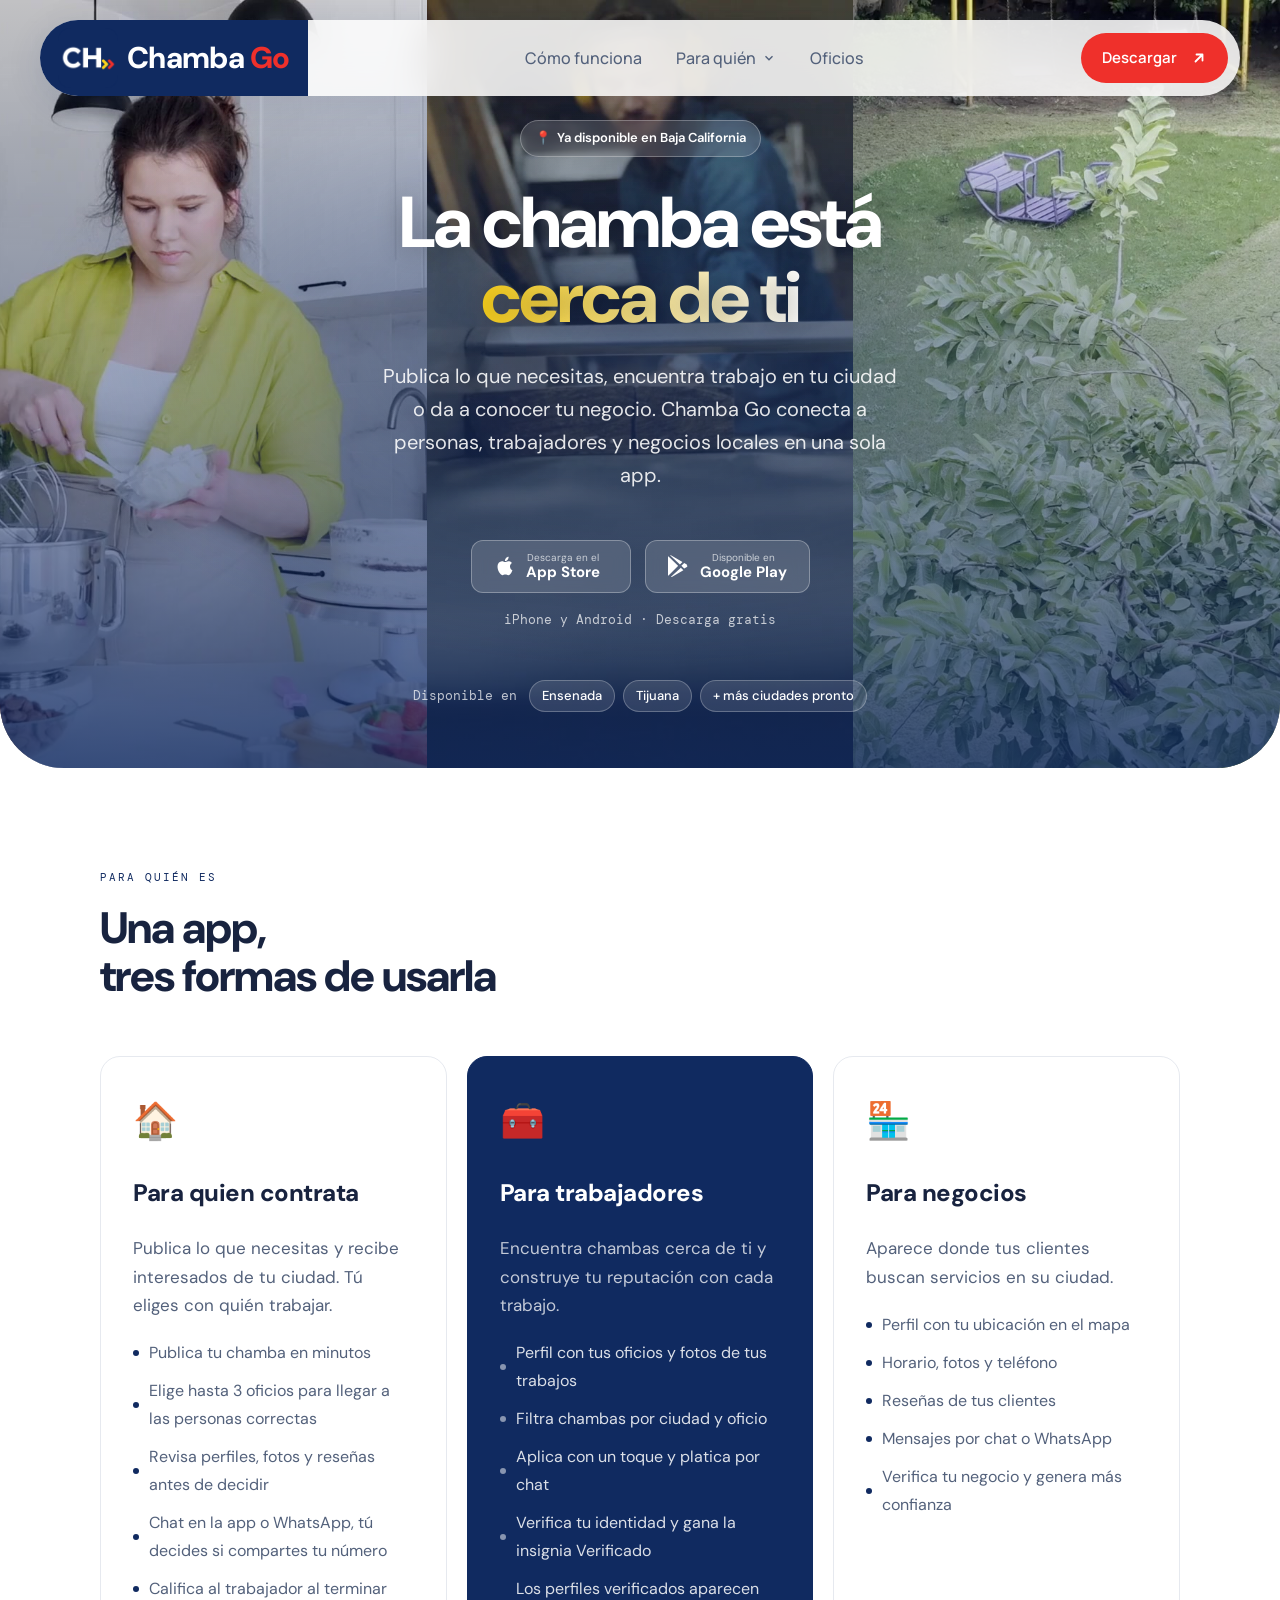
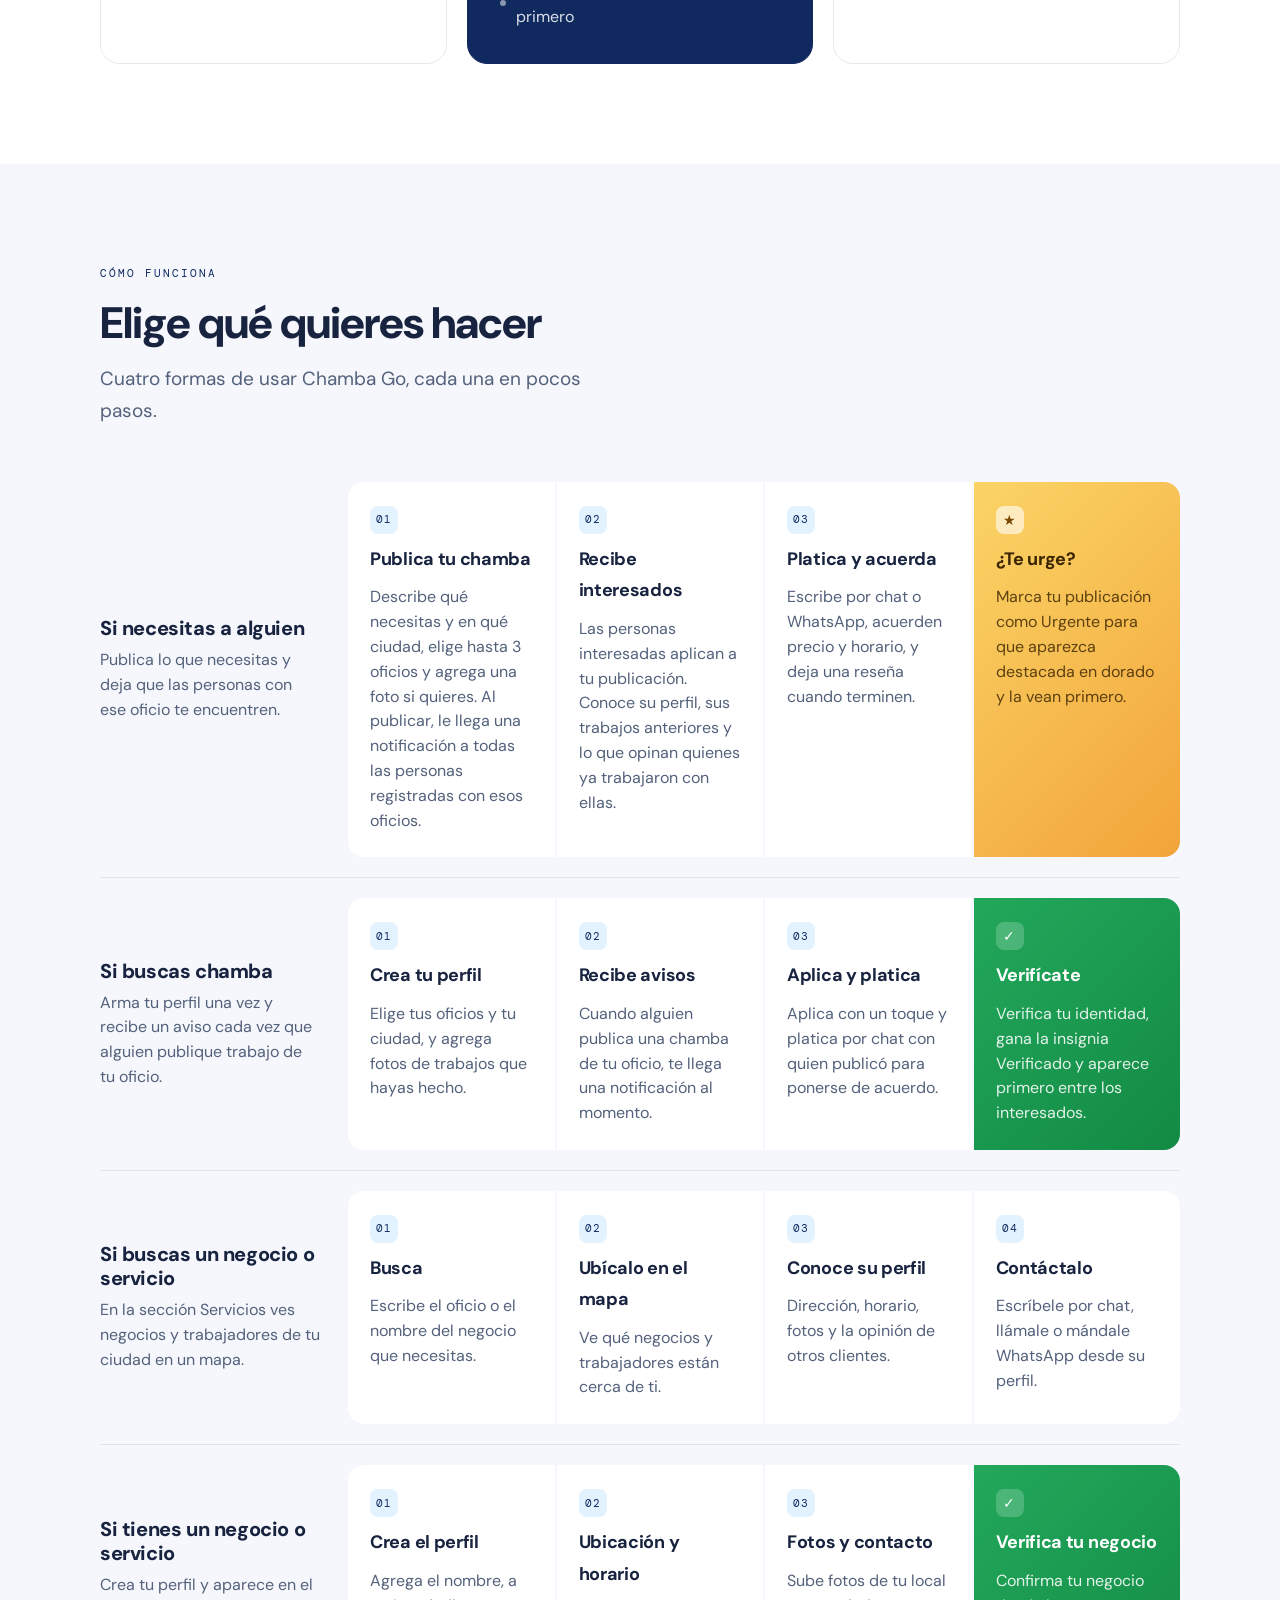
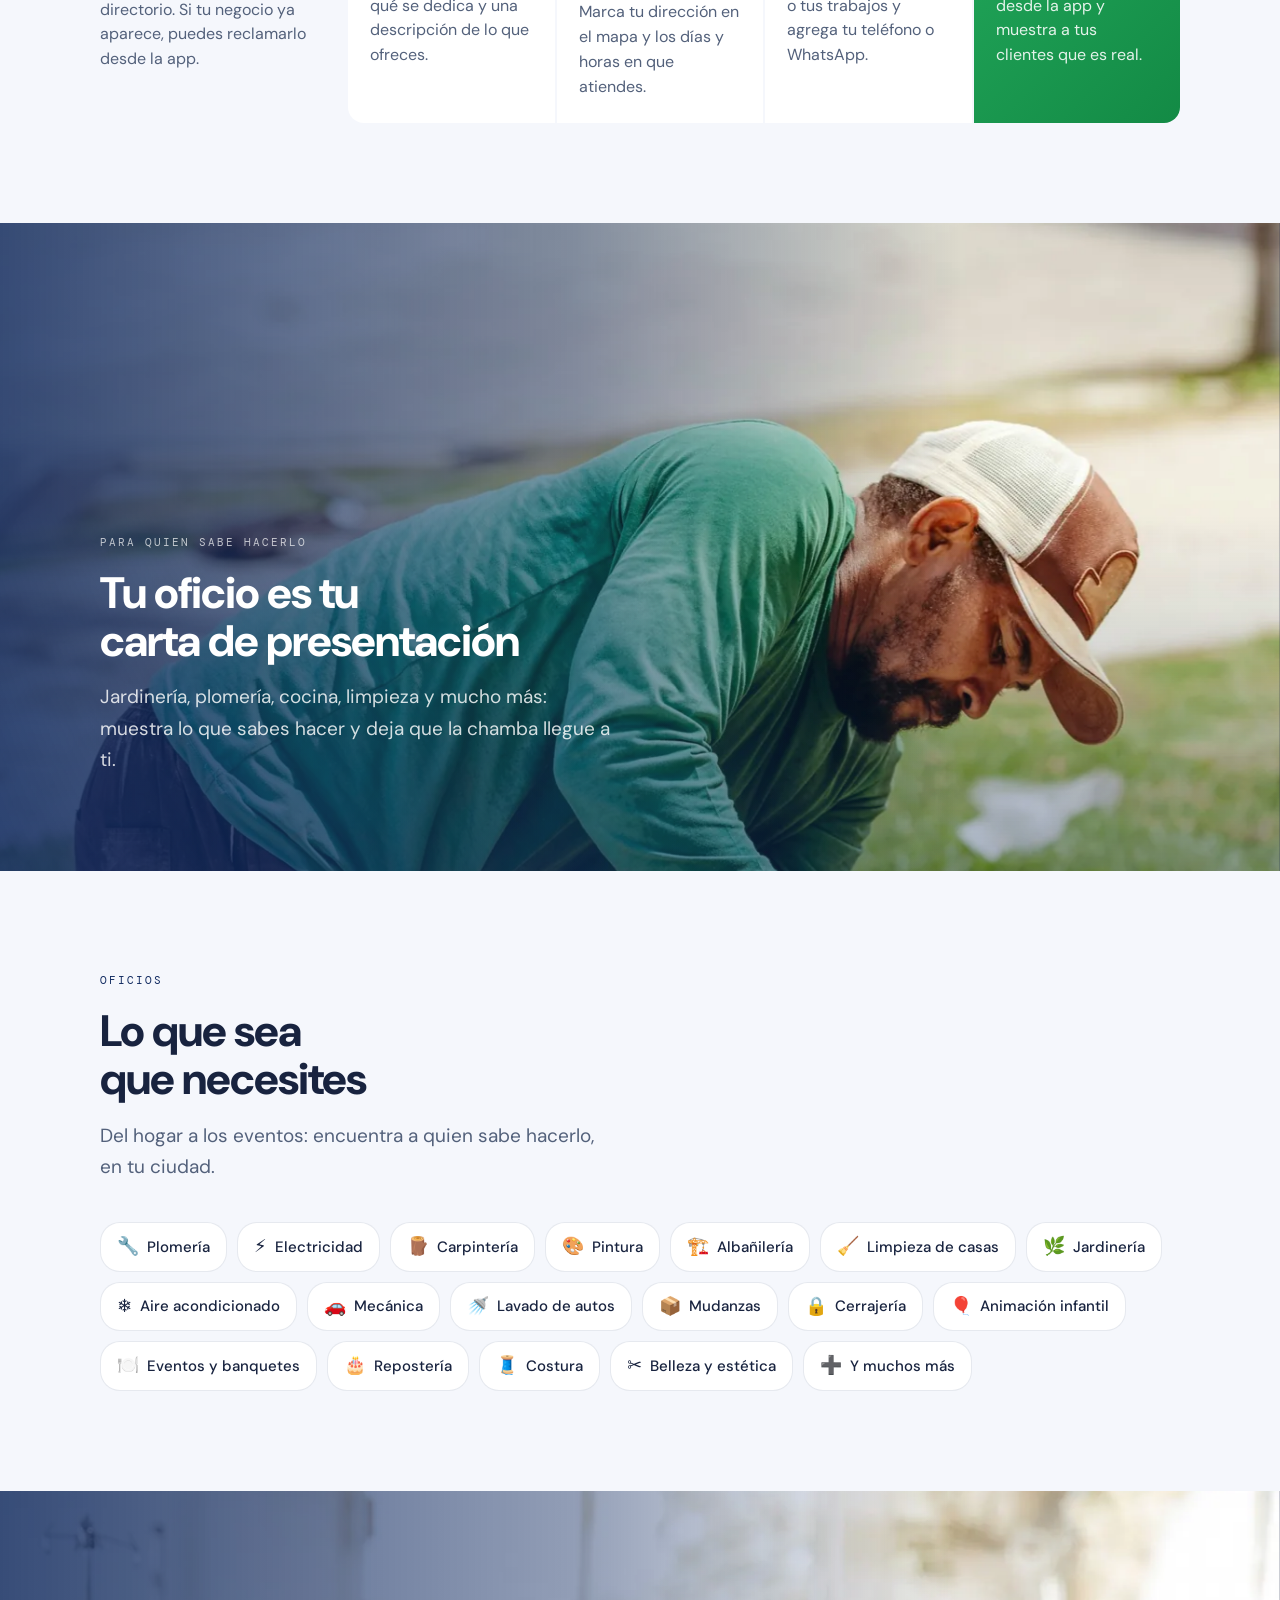
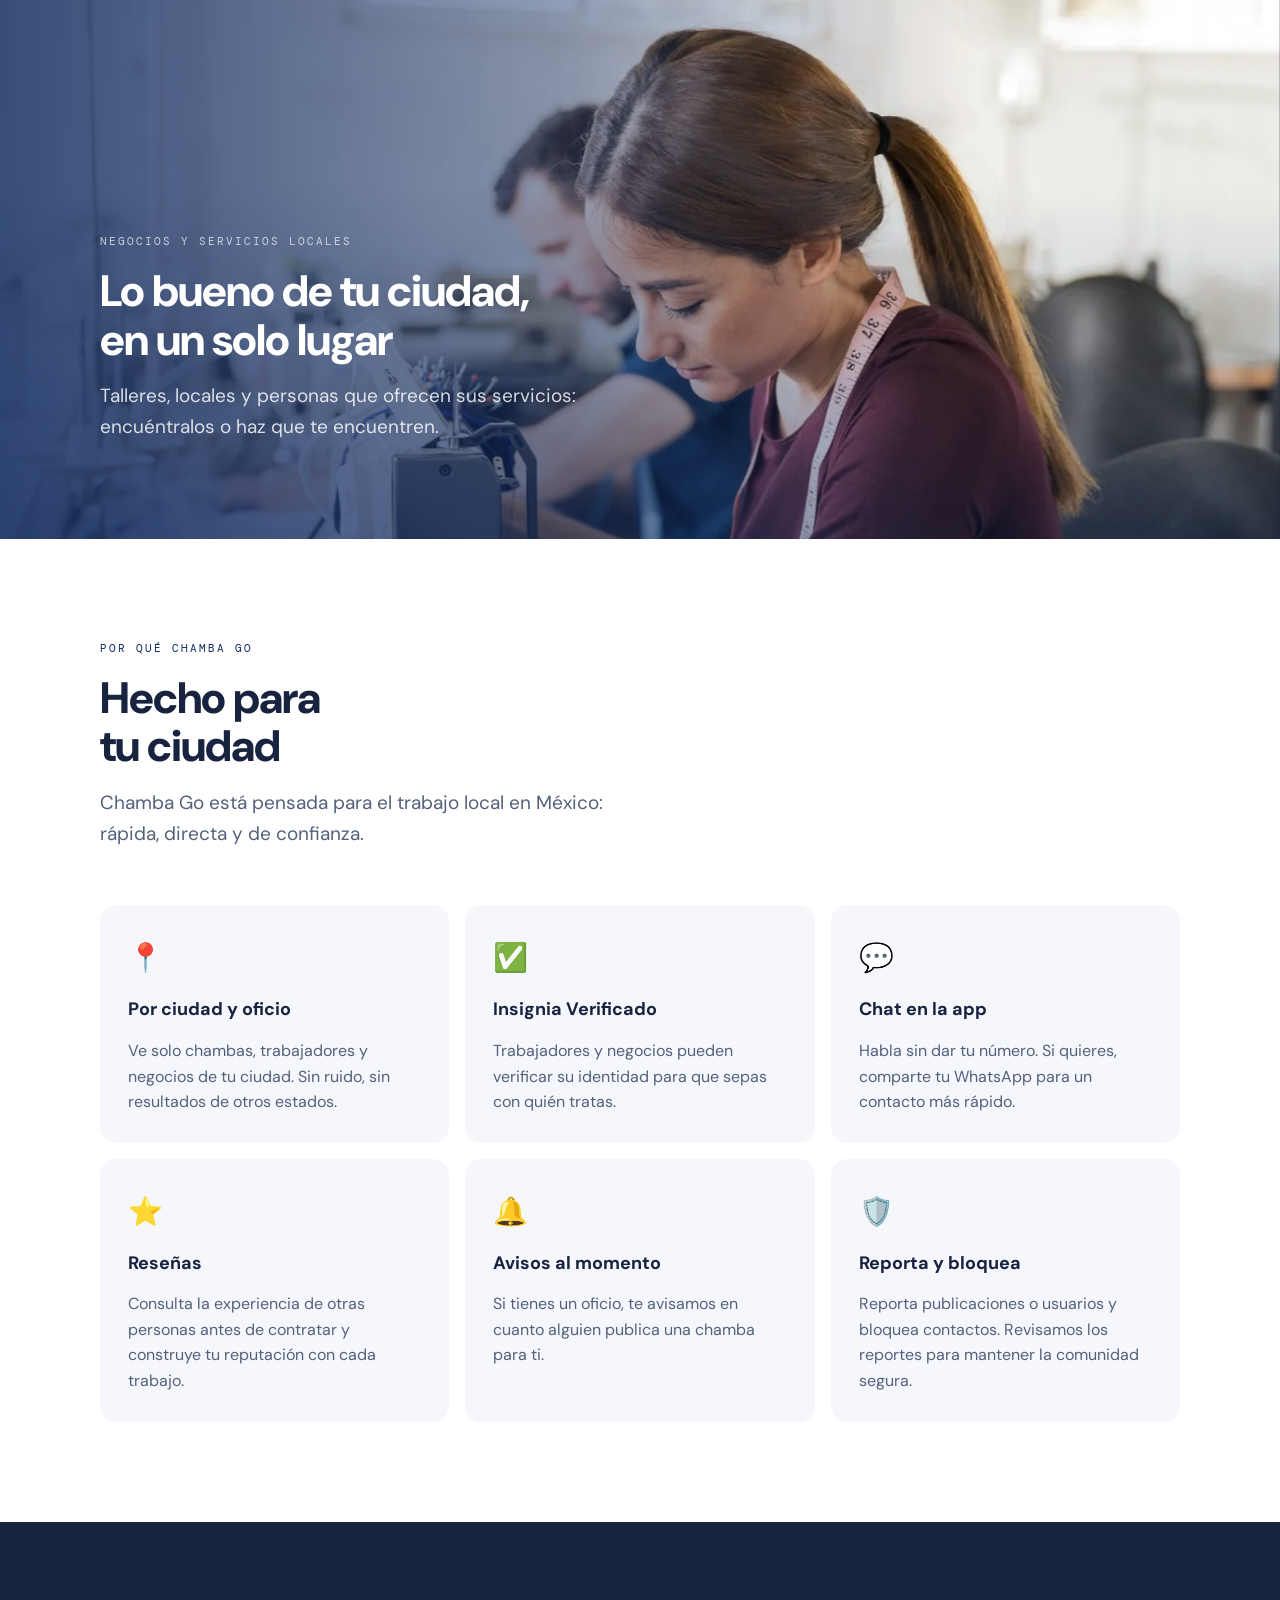
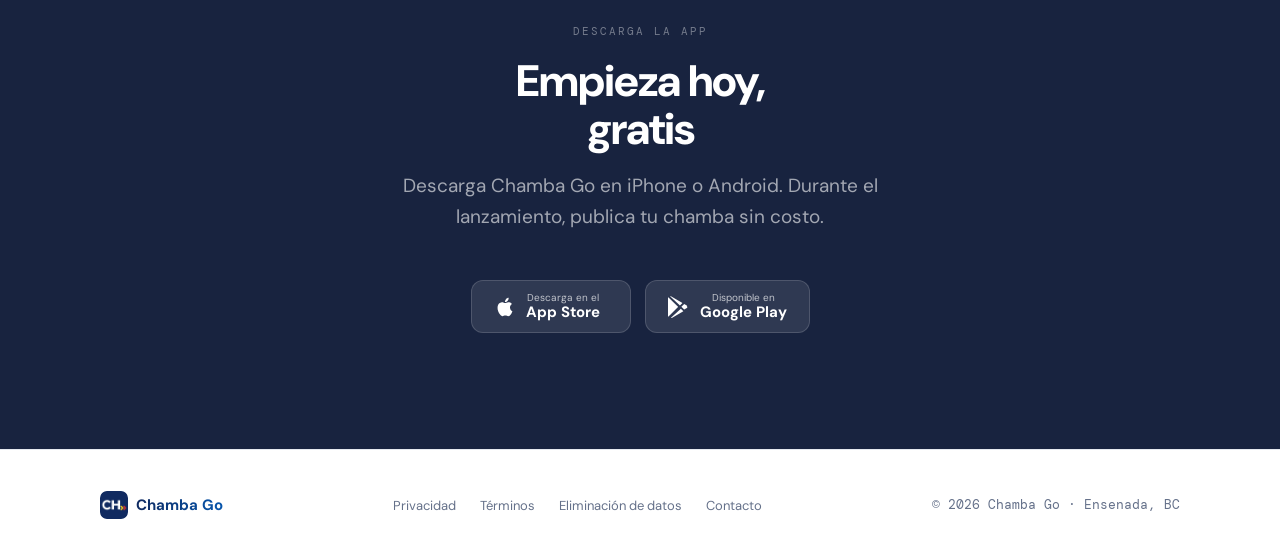
<file: index.html>
<!doctype html>
<html lang="es">
<head>
  <meta charset="UTF-8" />
  <meta name="viewport" content="width=device-width, initial-scale=1.0" />
  <meta name="apple-itunes-app" content="app-id=6762499947" />
  <title>Chamba Go — Encuentra quién te ayude o encuentra chamba cerca de ti</title>
  <meta name="description" content="Chamba Go es la app para publicar trabajos, encontrar chamba y descubrir trabajadores y negocios de tu ciudad. Plomería, limpieza, construcción, eventos y más. Gratis en iPhone y Android." />
  <link rel="canonical" href="https://chambita.app/" />
  <meta name="theme-color" content="#102A60" />
  <link rel="icon" href="/favicon.ico" sizes="any" />
  <link rel="icon" type="image/png" sizes="32x32" href="/assets/images/brand/icon-32.png" />
  <link rel="apple-touch-icon" href="/apple-touch-icon.png" />
  <link rel="manifest" href="/site.webmanifest" />
  <meta property="og:type" content="website" />
  <meta property="og:site_name" content="Chamba Go" />
  <meta property="og:locale" content="es_MX" />
  <meta property="og:url" content="https://chambita.app/" />
  <meta property="og:title" content="Chamba Go — Trabajo cerca de ti" />
  <meta property="og:description" content="Chamba Go es la app para publicar trabajos, encontrar chamba y descubrir trabajadores y negocios de tu ciudad. Plomería, limpieza, construcción, eventos y más. Gratis en iPhone y Android." />
  <meta property="og:image" content="https://chambita.app/assets/images/og-image.jpg" />
  <meta property="og:image:width" content="1200" />
  <meta property="og:image:height" content="630" />
  <meta property="og:image:alt" content="Chamba Go: trabajo cerca de ti" />
  <meta name="twitter:card" content="summary_large_image" />
  <link rel="preconnect" href="https://fonts.googleapis.com" />
  <link rel="preconnect" href="https://fonts.gstatic.com" crossorigin />
  <script type="application/ld+json">
  [
    {
      "@context": "https://schema.org",
      "@type": "Organization",
      "name": "Chamba Go",
      "url": "https://chambita.app/",
      "logo": "https://chambita.app/assets/images/brand/icon-512.png",
      "email": "dev@chambita.app"
    },
    {
      "@context": "https://schema.org",
      "@type": "WebSite",
      "name": "Chamba Go",
      "url": "https://chambita.app/",
      "inLanguage": "es-MX"
    },
    {
      "@context": "https://schema.org",
      "@type": "MobileApplication",
      "name": "Chamba Go",
      "operatingSystem": "iOS, Android",
      "applicationCategory": "BusinessApplication",
      "description": "Chamba Go es la app para publicar trabajos, encontrar chamba y descubrir trabajadores y negocios de tu ciudad. Plomería, limpieza, construcción, eventos y más. Gratis en iPhone y Android.",
      "image": "https://chambita.app/assets/images/og-image.jpg",
      "offers": {
        "@type": "Offer",
        "price": "0",
        "priceCurrency": "MXN"
      },
      "sameAs": [
        "https://apps.apple.com/app/id6762499947",
        "https://play.google.com/store/apps/details?id=com.chambita"
      ]
    }
  ]
  </script>
  <link
    rel="stylesheet"
    href="https://fonts.googleapis.com/css2?family=Manrope:wght@500;600&display=swap"
  />
  <link rel="stylesheet" href="/assets/css/base.css" />
  <link rel="stylesheet" href="/assets/css/document-header.css" />
  <link rel="stylesheet" href="/assets/css/landing.css" />
  <link rel="stylesheet" href="/assets/css/navigation.css" />
  <script src="/assets/js/navigation.js" defer></script>
</head>
<body>

  <a class="skip-link" href="#contenido">Saltar al contenido</a>
  <header class="landing-header" data-navigation>
    <a href="/" class="landing-brand" aria-label="Chamba Go, inicio">
      <img src="/assets/images/brand/chambita_logo.png" alt="" width="48" height="48" />
      <span>Chamba <span class="brand-go">Go</span></span>
    </a>
    <nav class="landing-nav" id="landing-nav" aria-label="Navegación principal">
      <a class="nav-link" href="#como-funciona">Cómo funciona</a>
      <div class="nav-disclosure">
        <a class="nav-link nav-fallback" href="#para-quien">Para quién</a>
        <button class="nav-link nav-disclosure-trigger" type="button" hidden aria-expanded="false" aria-controls="audience-panel">
          Para quién <svg viewBox="0 0 16 16" aria-hidden="true"><path d="m4 6 4 4 4-4" /></svg>
        </button>
        <div class="audience-panel" id="audience-panel" hidden>
          <p class="panel-eyebrow">¿Qué quieres hacer primero?</p>
          <div class="audience-options">
            <a class="audience-option" href="#necesito-contratar">
              <span class="audience-symbol" aria-hidden="true"><svg viewBox="0 0 24 24" aria-hidden="true"><path d="M3.5 10.5 12 3.5l8.5 7M5.5 9v11h13V9M10 20v-6h4v6" /></svg></span>
              <span><strong>Necesito contratar</strong><small>Publica tu chamba y recibe interesados de tu ciudad.</small></span>
            </a>
            <a class="audience-option" href="#buscar-chamba">
              <span class="audience-symbol" aria-hidden="true"><svg viewBox="0 0 16 16" aria-hidden="true"><path d="M4.5 11.5 11.5 4.5M5.5 4.5h6v6" /></svg></span>
              <span><strong>Busco chamba</strong><small>Arma tu perfil y aplica a trabajos cerca de ti.</small></span>
            </a>
          </div>
          <a class="audience-overview" href="#alta-negocio">¿Tienes un negocio o servicio? Da de alta tu perfil <span aria-hidden="true">→</span></a>
        </div>
      </div>
      <a class="nav-link" href="#oficios">Oficios</a>
    </nav>
    <div class="nav-actions">
      <a href="#descargar" class="download-link">Descargar <svg viewBox="0 0 16 16" aria-hidden="true"><path d="M4.5 11.5 11.5 4.5M5.5 4.5h6v6" /></svg></a>
      <button class="nav-toggle" type="button" aria-expanded="false" aria-controls="landing-nav" aria-label="Abrir menú" hidden>
        <span></span><span></span>
      </button>
    </div>
  </header>

  <main id="contenido">
  <section class="hero">
    <div class="hero-videos" aria-hidden="true">
      <video class="hero-video" autoplay muted loop playsinline preload="metadata" poster="/assets/video/hero-1.jpg" data-story-video>
        <source src="/assets/video/hero-1.mp4" type="video/mp4" />
      </video>
      <video class="hero-video" autoplay muted loop playsinline preload="metadata" poster="/assets/video/hero-2.jpg" data-story-video>
        <source src="/assets/video/hero-2.mp4" type="video/mp4" />
      </video>
      <video class="hero-video" autoplay muted loop playsinline preload="metadata" poster="/assets/video/hero-3.jpg" data-story-video>
        <source src="/assets/video/hero-3.mp4" type="video/mp4" />
      </video>
    </div>
    <div class="hero-overlay"></div>
    <div class="hero-content">
      <div class="hero-badge"><span>📍</span> Ya disponible en Baja California</div>
      <h1>La chamba está<br /><em>cerca de ti</em></h1>
      <p class="hero-sub">Publica lo que necesitas, encuentra trabajo en tu ciudad o da a conocer tu negocio. Chamba Go conecta a personas, trabajadores y negocios locales en una sola app.</p>
      <div class="store-buttons">
        <a href="https://apps.apple.com/app/id6762499947" class="store-btn">
          <svg viewBox="0 0 24 24" fill="white"><path d="M18.71 19.5c-.83 1.24-1.71 2.45-3.05 2.47-1.34.03-1.77-.79-3.29-.79-1.53 0-2 .77-3.27.82-1.31.05-2.3-1.32-3.14-2.53C4.25 17 2.94 12.45 4.7 9.39c.87-1.52 2.43-2.48 4.12-2.51 1.28-.02 2.5.87 3.29.87.78 0 2.26-1.07 3.8-.91.65.03 2.47.26 3.64 1.98-.09.06-2.17 1.28-2.15 3.81.03 3.02 2.65 4.03 2.68 4.04-.03.07-.42 1.44-1.38 2.83M13 3.5c.73-.83 1.94-1.46 2.94-1.5.13 1.17-.34 2.35-1.04 3.19-.69.85-1.83 1.51-2.95 1.42-.15-1.15.41-2.35 1.05-3.11z"/></svg>
          <div class="store-btn-text"><span class="store-btn-sub">Descarga en el</span><span class="store-btn-name">App Store</span></div>
        </a>
        <a href="https://play.google.com/store/apps/details?id=com.chambita" class="store-btn">
          <svg viewBox="0 0 24 24" fill="white"><path d="M3.18 23.76c.3.17.64.22.99.14l12.6-7.28-2.75-2.75-10.84 9.89zM.23 1.46C.09 1.76 0 2.1 0 2.5v19c0 .4.09.74.23 1.04l.07.07 10.64-10.64v-.25L.3 1.39l-.07.07zM20.54 10.27l-2.88-1.66-3.08 3.08 3.08 3.08 2.9-1.67c.83-.48.83-1.25-.02-1.83zM3.18.24l12.6 7.28-2.75 2.75L2.19.38C2.52.17 2.9.1 3.18.24z"/></svg>
          <div class="store-btn-text"><span class="store-btn-sub">Disponible en</span><span class="store-btn-name">Google Play</span></div>
        </a>
      </div>
      <p class="store-note">iPhone y Android · Descarga gratis</p>
      <div class="cities">
        <span class="cities-label">Disponible en</span>
        <span class="city-pill">Ensenada</span>
        <span class="city-pill">Tijuana</span>
        <span class="city-pill">+ más ciudades pronto</span>
      </div>
    </div>
  </section>

  <section id="para-quien">
    <div class="container">
      <div class="section-label">Para quién es</div>
      <h2 class="section-title">Una app,<br />tres formas de usarla</h2>
      <div class="forwho-grid">
        <div class="forwho-card" id="contratar">
          <div class="audience-icon">🏠</div>
          <h3>Para quien contrata</h3>
          <p>Publica lo que necesitas y recibe interesados de tu ciudad. Tú eliges con quién trabajar.</p>
          <ul class="forwho-list">
            <li>Publica tu chamba en minutos</li>
            <li>Elige hasta 3 oficios para llegar a las personas correctas</li>
            <li>Revisa perfiles, fotos y reseñas antes de decidir</li>
            <li>Chat en la app o WhatsApp, tú decides si compartes tu número</li>
            <li>Califica al trabajador al terminar</li>
          </ul>
        </div>
        <div class="forwho-card accent" id="trabajadores">
          <div class="audience-icon">🧰</div>
          <h3>Para trabajadores</h3>
          <p>Encuentra chambas cerca de ti y construye tu reputación con cada trabajo.</p>
          <ul class="forwho-list">
            <li>Perfil con tus oficios y fotos de tus trabajos</li>
            <li>Filtra chambas por ciudad y oficio</li>
            <li>Aplica con un toque y platica por chat</li>
            <li>Verifica tu identidad y gana la insignia Verificado</li>
            <li>Los perfiles verificados aparecen primero</li>
          </ul>
        </div>
        <div class="forwho-card" id="negocios">
          <div class="audience-icon">🏪</div>
          <h3>Para negocios</h3>
          <p>Aparece donde tus clientes buscan servicios en su ciudad.</p>
          <ul class="forwho-list">
            <li>Perfil con tu ubicación en el mapa</li>
            <li>Horario, fotos y teléfono</li>
            <li>Reseñas de tus clientes</li>
            <li>Mensajes por chat o WhatsApp</li>
            <li>Verifica tu negocio y genera más confianza</li>
          </ul>
        </div>
      </div>
    </div>
  </section>

  <section class="how" id="como-funciona">
    <div class="container">
      <div class="section-label">Cómo funciona</div>
      <h2 class="section-title">Elige qué quieres hacer</h2>
      <p class="section-sub">Cuatro formas de usar Chamba Go, cada una en pocos pasos.</p>
      <div class="how-rows">
        <div class="how-row" id="necesito-contratar">
          <div class="how-row-head">
            <h3>Si necesitas a alguien</h3>
            <p>Publica lo que necesitas y deja que las personas con ese oficio te encuentren.</p>
          </div>
          <div class="how-grid">
            <div class="how-card">
              <div class="how-num">01</div>
              <h3>Publica tu chamba</h3>
              <p>Describe qué necesitas y en qué ciudad, elige hasta 3 oficios y agrega una foto si quieres. Al publicar, le llega una notificación a todas las personas registradas con esos oficios.</p>
            </div>
            <div class="how-card">
              <div class="how-num">02</div>
              <h3>Recibe interesados</h3>
              <p>Las personas interesadas aplican a tu publicación. Conoce su perfil, sus trabajos anteriores y lo que opinan quienes ya trabajaron con ellas.</p>
            </div>
            <div class="how-card">
              <div class="how-num">03</div>
              <h3>Platica y acuerda</h3>
              <p>Escribe por chat o WhatsApp, acuerden precio y horario, y deja una reseña cuando terminen.</p>
            </div>
            <div class="how-card is-urgent">
              <div class="how-num">★</div>
              <h3>¿Te urge?</h3>
              <p>Marca tu publicación como Urgente para que aparezca destacada en dorado y la vean primero.</p>
            </div>
          </div>
        </div>
        <div class="how-row" id="buscar-chamba">
          <div class="how-row-head">
            <h3>Si buscas chamba</h3>
            <p>Arma tu perfil una vez y recibe un aviso cada vez que alguien publique trabajo de tu oficio.</p>
          </div>
          <div class="how-grid">
            <div class="how-card">
              <div class="how-num">01</div>
              <h3>Crea tu perfil</h3>
              <p>Elige tus oficios y tu ciudad, y agrega fotos de trabajos que hayas hecho.</p>
            </div>
            <div class="how-card">
              <div class="how-num">02</div>
              <h3>Recibe avisos</h3>
              <p>Cuando alguien publica una chamba de tu oficio, te llega una notificación al momento.</p>
            </div>
            <div class="how-card">
              <div class="how-num">03</div>
              <h3>Aplica y platica</h3>
              <p>Aplica con un toque y platica por chat con quien publicó para ponerse de acuerdo.</p>
            </div>
            <div class="how-card is-verified">
              <div class="how-num">✓</div>
              <h3>Verifícate</h3>
              <p>Verifica tu identidad, gana la insignia Verificado y aparece primero entre los interesados.</p>
            </div>
          </div>
        </div>
        <div class="how-row" id="directorio">
          <div class="how-row-head">
            <h3>Si buscas un negocio o servicio</h3>
            <p>En la sección Servicios ves negocios y trabajadores de tu ciudad en un mapa.</p>
          </div>
          <div class="how-grid">
            <div class="how-card">
              <div class="how-num">01</div>
              <h3>Busca</h3>
              <p>Escribe el oficio o el nombre del negocio que necesitas.</p>
            </div>
            <div class="how-card">
              <div class="how-num">02</div>
              <h3>Ubícalo en el mapa</h3>
              <p>Ve qué negocios y trabajadores están cerca de ti.</p>
            </div>
            <div class="how-card">
              <div class="how-num">03</div>
              <h3>Conoce su perfil</h3>
              <p>Dirección, horario, fotos y la opinión de otros clientes.</p>
            </div>
            <div class="how-card">
              <div class="how-num">04</div>
              <h3>Contáctalo</h3>
              <p>Escríbele por chat, llámale o mándale WhatsApp desde su perfil.</p>
            </div>
          </div>
        </div>
        <div class="how-row" id="alta-negocio">
          <div class="how-row-head">
            <h3>Si tienes un negocio o servicio</h3>
            <p>Crea tu perfil y aparece en el directorio. Si tu negocio ya aparece, puedes reclamarlo desde la app.</p>
          </div>
          <div class="how-grid">
            <div class="how-card">
              <div class="how-num">01</div>
              <h3>Crea el perfil</h3>
              <p>Agrega el nombre, a qué se dedica y una descripción de lo que ofreces.</p>
            </div>
            <div class="how-card">
              <div class="how-num">02</div>
              <h3>Ubicación y horario</h3>
              <p>Marca tu dirección en el mapa y los días y horas en que atiendes.</p>
            </div>
            <div class="how-card">
              <div class="how-num">03</div>
              <h3>Fotos y contacto</h3>
              <p>Sube fotos de tu local o tus trabajos y agrega tu teléfono o WhatsApp.</p>
            </div>
            <div class="how-card is-verified">
              <div class="how-num">✓</div>
              <h3>Verifica tu negocio</h3>
              <p>Confirma tu negocio desde la app y muestra a tus clientes que es real.</p>
            </div>
          </div>
        </div>
      </div>
    </div>
  </section>

  <section class="parallax-band jardineria" data-parallax aria-label="Para quien sabe hacerlo">
    <picture class="parallax-media">
      <source type="image/webp" srcset="/assets/images/jardineria-960.webp 960w, /assets/images/jardineria-1920.webp 1920w" sizes="100vw" />
      <img src="/assets/images/jardineria-1920.jpg" srcset="/assets/images/jardineria-960.jpg 960w, /assets/images/jardineria-1920.jpg 1920w" sizes="100vw" alt="Jardinero recortando el pasto de un jardín" width="1920" height="1280" loading="lazy" decoding="async" />
    </picture>
    <div class="parallax-overlay"></div>
    <div class="parallax-content">
      <div class="container">
        <div class="section-label">Para quien sabe hacerlo</div>
        <h2 class="section-title">Tu oficio es tu<br />carta de presentación</h2>
        <p class="section-sub">Jardinería, plomería, cocina, limpieza y mucho más: muestra lo que sabes hacer y deja que la chamba llegue a ti.</p>
      </div>
    </div>
  </section>

  <section class="trades" id="oficios">
    <div class="container">
      <div class="section-label">Oficios</div>
      <h2 class="section-title">Lo que sea<br />que necesites</h2>
      <p class="section-sub">Del hogar a los eventos: encuentra a quien sabe hacerlo, en tu ciudad.</p>
      <div class="trades-grid">
        <div class="trade-pill"><span>🔧</span> Plomería</div>
        <div class="trade-pill"><span>⚡</span> Electricidad</div>
        <div class="trade-pill"><span>🪵</span> Carpintería</div>
        <div class="trade-pill"><span>🎨</span> Pintura</div>
        <div class="trade-pill"><span>🏗️</span> Albañilería</div>
        <div class="trade-pill"><span>🧹</span> Limpieza de casas</div>
        <div class="trade-pill"><span>🌿</span> Jardinería</div>
        <div class="trade-pill"><span>❄️</span> Aire acondicionado</div>
        <div class="trade-pill"><span>🚗</span> Mecánica</div>
        <div class="trade-pill"><span>🚿</span> Lavado de autos</div>
        <div class="trade-pill"><span>📦</span> Mudanzas</div>
        <div class="trade-pill"><span>🔒</span> Cerrajería</div>
        <div class="trade-pill"><span>🎈</span> Animación infantil</div>
        <div class="trade-pill"><span>🍽️</span> Eventos y banquetes</div>
        <div class="trade-pill"><span>🎂</span> Repostería</div>
        <div class="trade-pill"><span>🧵</span> Costura</div>
        <div class="trade-pill"><span>✂️</span> Belleza y estética</div>
        <div class="trade-pill"><span>➕</span> Y muchos más</div>
      </div>
    </div>
  </section>

  <section class="parallax-band costura" data-parallax aria-label="Negocios y servicios locales">
    <picture class="parallax-media">
      <source type="image/webp" srcset="/assets/images/costura-960.webp 960w, /assets/images/costura-1920.webp 1920w" sizes="100vw" />
      <img src="/assets/images/costura-1920.jpg" srcset="/assets/images/costura-960.jpg 960w, /assets/images/costura-1920.jpg 1920w" sizes="100vw" alt="Costurera trabajando en una máquina de coser en un taller" width="1920" height="1280" loading="lazy" decoding="async" />
    </picture>
    <div class="parallax-overlay"></div>
    <div class="parallax-content">
      <div class="container">
        <div class="section-label">Negocios y servicios locales</div>
        <h2 class="section-title">Lo bueno de tu ciudad,<br />en un solo lugar</h2>
        <p class="section-sub">Talleres, locales y personas que ofrecen sus servicios: encuéntralos o haz que te encuentren.</p>
      </div>
    </div>
  </section>

  <section>
    <div class="container">
      <div class="section-label">Por qué Chamba Go</div>
      <h2 class="section-title">Hecho para<br />tu ciudad</h2>
      <p class="section-sub">Chamba Go está pensada para el trabajo local en México: rápida, directa y de confianza.</p>
      <div class="features-grid">
        <div class="feature-card"><div class="feature-icon">📍</div><h3>Por ciudad y oficio</h3><p>Ve solo chambas, trabajadores y negocios de tu ciudad. Sin ruido, sin resultados de otros estados.</p></div>
        <div class="feature-card"><div class="feature-icon">✅</div><h3>Insignia Verificado</h3><p>Trabajadores y negocios pueden verificar su identidad para que sepas con quién tratas.</p></div>
        <div class="feature-card"><div class="feature-icon">💬</div><h3>Chat en la app</h3><p>Habla sin dar tu número. Si quieres, comparte tu WhatsApp para un contacto más rápido.</p></div>
        <div class="feature-card"><div class="feature-icon">⭐</div><h3>Reseñas</h3><p>Consulta la experiencia de otras personas antes de contratar y construye tu reputación con cada trabajo.</p></div>
        <div class="feature-card"><div class="feature-icon">🔔</div><h3>Avisos al momento</h3><p>Si tienes un oficio, te avisamos en cuanto alguien publica una chamba para ti.</p></div>
        <div class="feature-card"><div class="feature-icon">🛡️</div><h3>Reporta y bloquea</h3><p>Reporta publicaciones o usuarios y bloquea contactos. Revisamos los reportes para mantener la comunidad segura.</p></div>
      </div>
    </div>
  </section>

  <section class="cta-section" id="descargar">
    <div class="container">
      <div class="section-label">Descarga la app</div>
      <h2 class="section-title">Empieza hoy,<br />gratis</h2>
      <p class="section-sub">Descarga Chamba Go en iPhone o Android. Durante el lanzamiento, publica tu chamba sin costo.</p>
      <div class="store-buttons">
        <a href="https://apps.apple.com/app/id6762499947" class="store-btn">
          <svg viewBox="0 0 24 24" fill="white"><path d="M18.71 19.5c-.83 1.24-1.71 2.45-3.05 2.47-1.34.03-1.77-.79-3.29-.79-1.53 0-2 .77-3.27.82-1.31.05-2.3-1.32-3.14-2.53C4.25 17 2.94 12.45 4.7 9.39c.87-1.52 2.43-2.48 4.12-2.51 1.28-.02 2.5.87 3.29.87.78 0 2.26-1.07 3.8-.91.65.03 2.47.26 3.64 1.98-.09.06-2.17 1.28-2.15 3.81.03 3.02 2.65 4.03 2.68 4.04-.03.07-.42 1.44-1.38 2.83M13 3.5c.73-.83 1.94-1.46 2.94-1.5.13 1.17-.34 2.35-1.04 3.19-.69.85-1.83 1.51-2.95 1.42-.15-1.15.41-2.35 1.05-3.11z"/></svg>
          <div class="store-btn-text"><span class="store-btn-sub">Descarga en el</span><span class="store-btn-name">App Store</span></div>
        </a>
        <a href="https://play.google.com/store/apps/details?id=com.chambita" class="store-btn">
          <svg viewBox="0 0 24 24" fill="white"><path d="M3.18 23.76c.3.17.64.22.99.14l12.6-7.28-2.75-2.75-10.84 9.89zM.23 1.46C.09 1.76 0 2.1 0 2.5v19c0 .4.09.74.23 1.04l.07.07 10.64-10.64v-.25L.3 1.39l-.07.07zM20.54 10.27l-2.88-1.66-3.08 3.08 3.08 3.08 2.9-1.67c.83-.48.83-1.25-.02-1.83zM3.18.24l12.6 7.28-2.75 2.75L2.19.38C2.52.17 2.9.1 3.18.24z"/></svg>
          <div class="store-btn-text"><span class="store-btn-sub">Disponible en</span><span class="store-btn-name">Google Play</span></div>
        </a>
      </div>
    </div>
  </section>

  </main>

  <footer>
    <div class="footer-inner">
      <div class="footer-logo">
        <img src="/assets/images/brand/chambita_logo.png" alt="Chamba Go" />
        <span>Chamba Go</span>
      </div>
      <ul class="footer-links">
        <li><a href="/privacy">Privacidad</a></li>
        <li><a href="/terms">Términos</a></li>
        <li><a href="/data-deletion">Eliminación de datos</a></li>
        <li><a href="mailto:dev@chambita.app">Contacto</a></li>
      </ul>
      <p class="footer-copy">© 2026 Chamba Go · Ensenada, BC</p>
    </div>
  </footer>

  <script src="/assets/js/parallax.js" defer></script>
  <script src="/assets/js/story-video.js" defer></script>
</body>
</html>
</file>
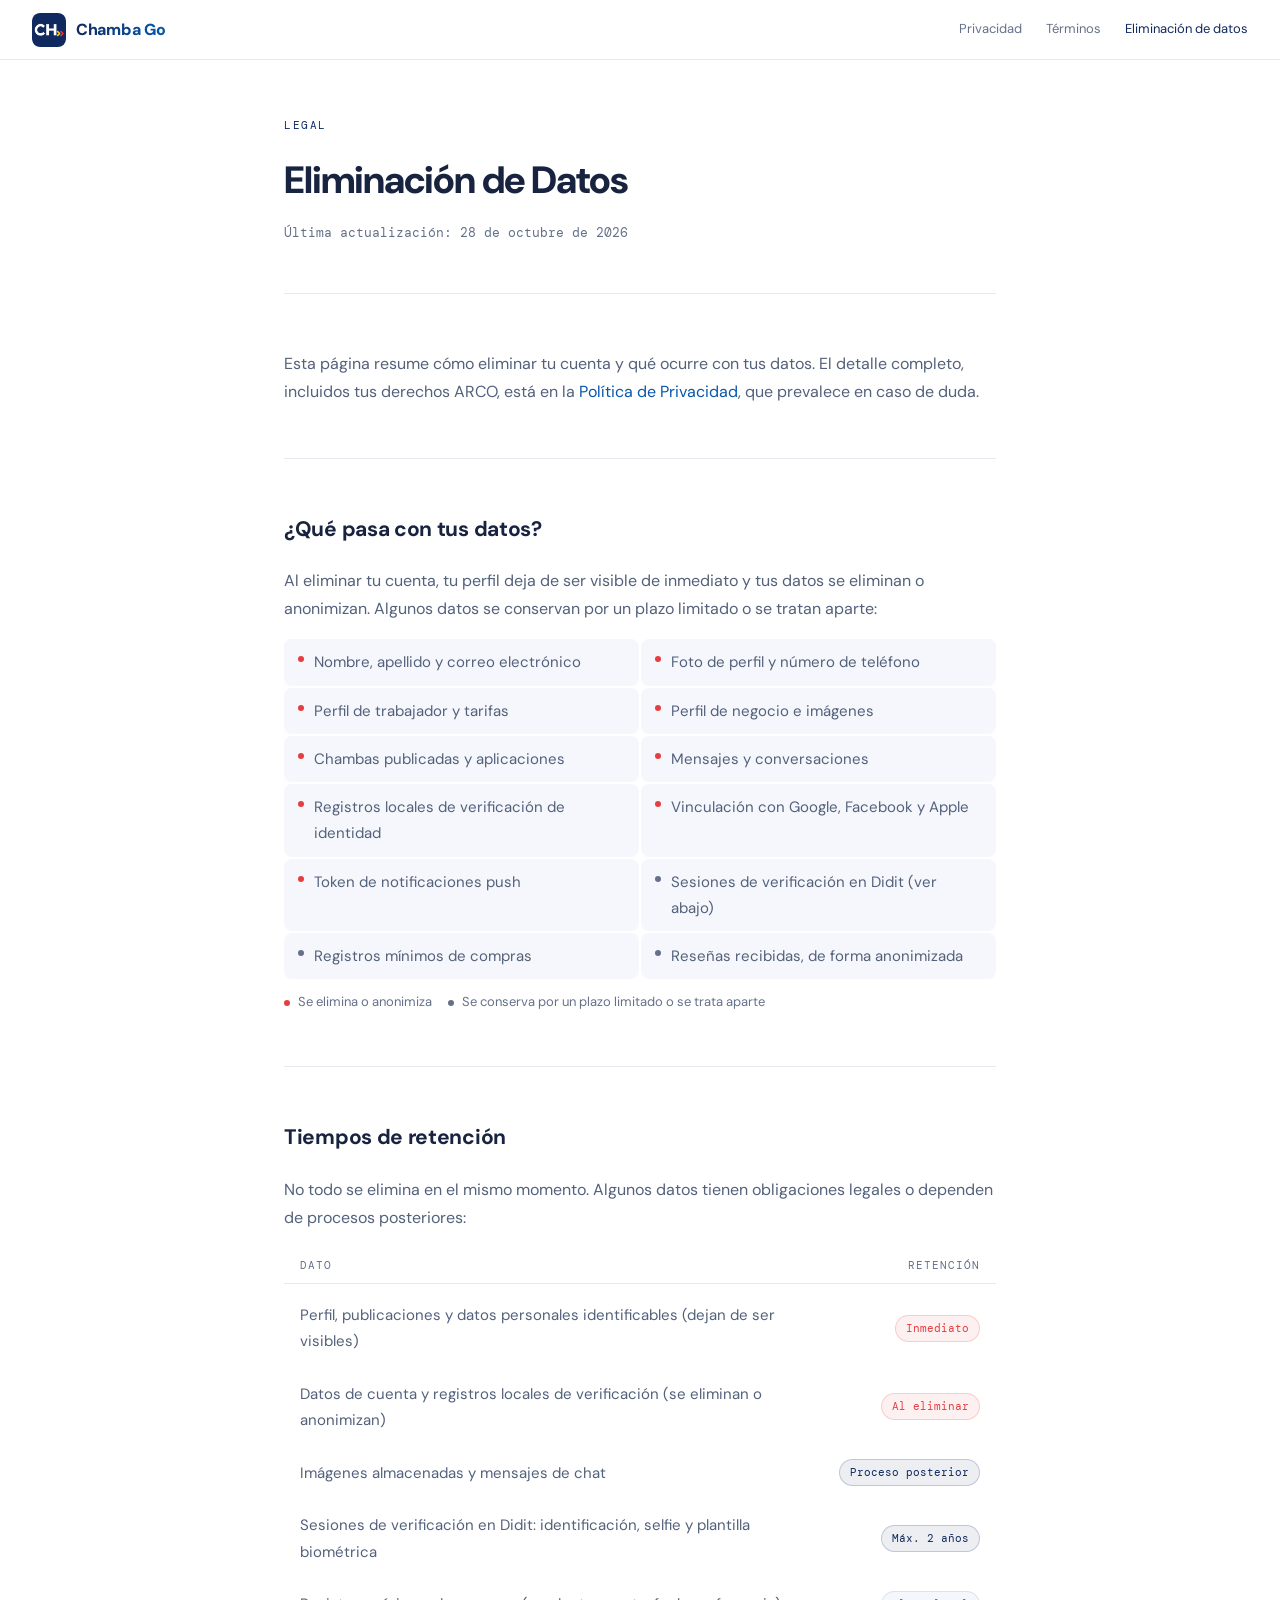
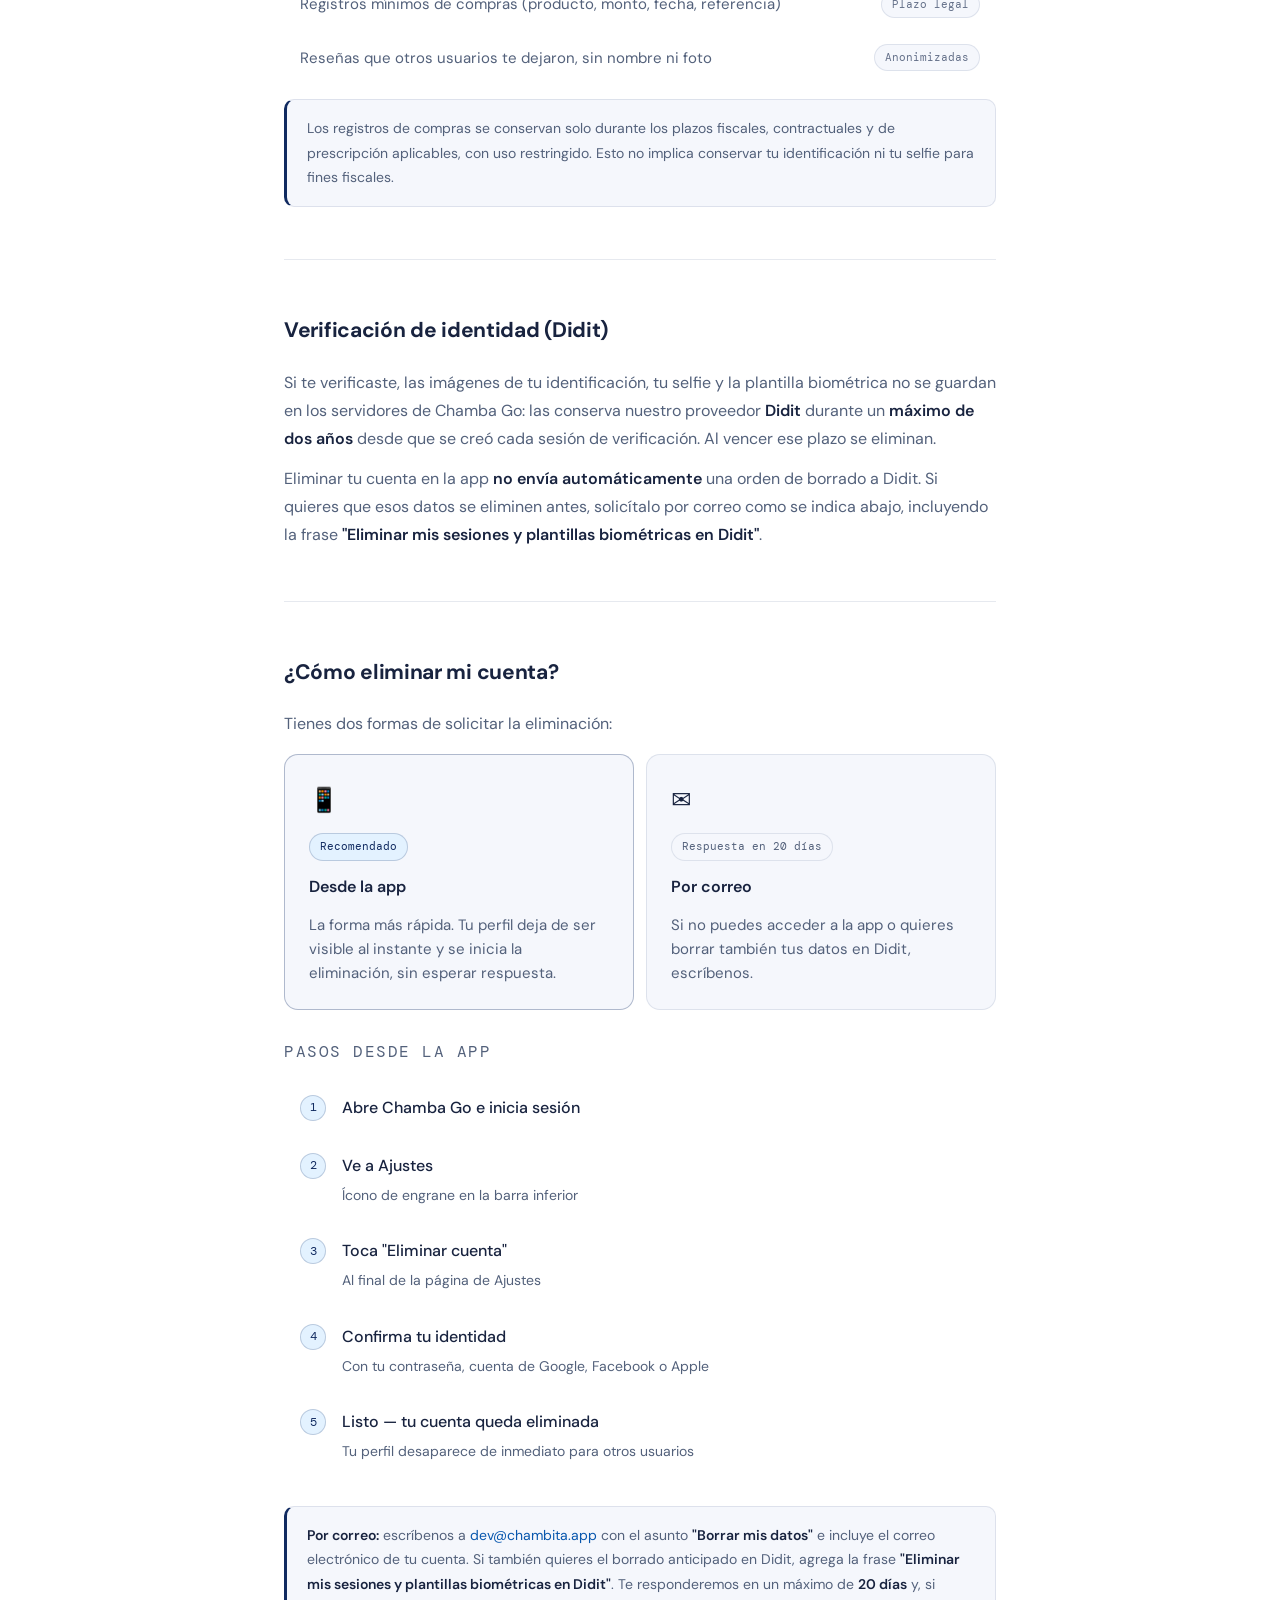
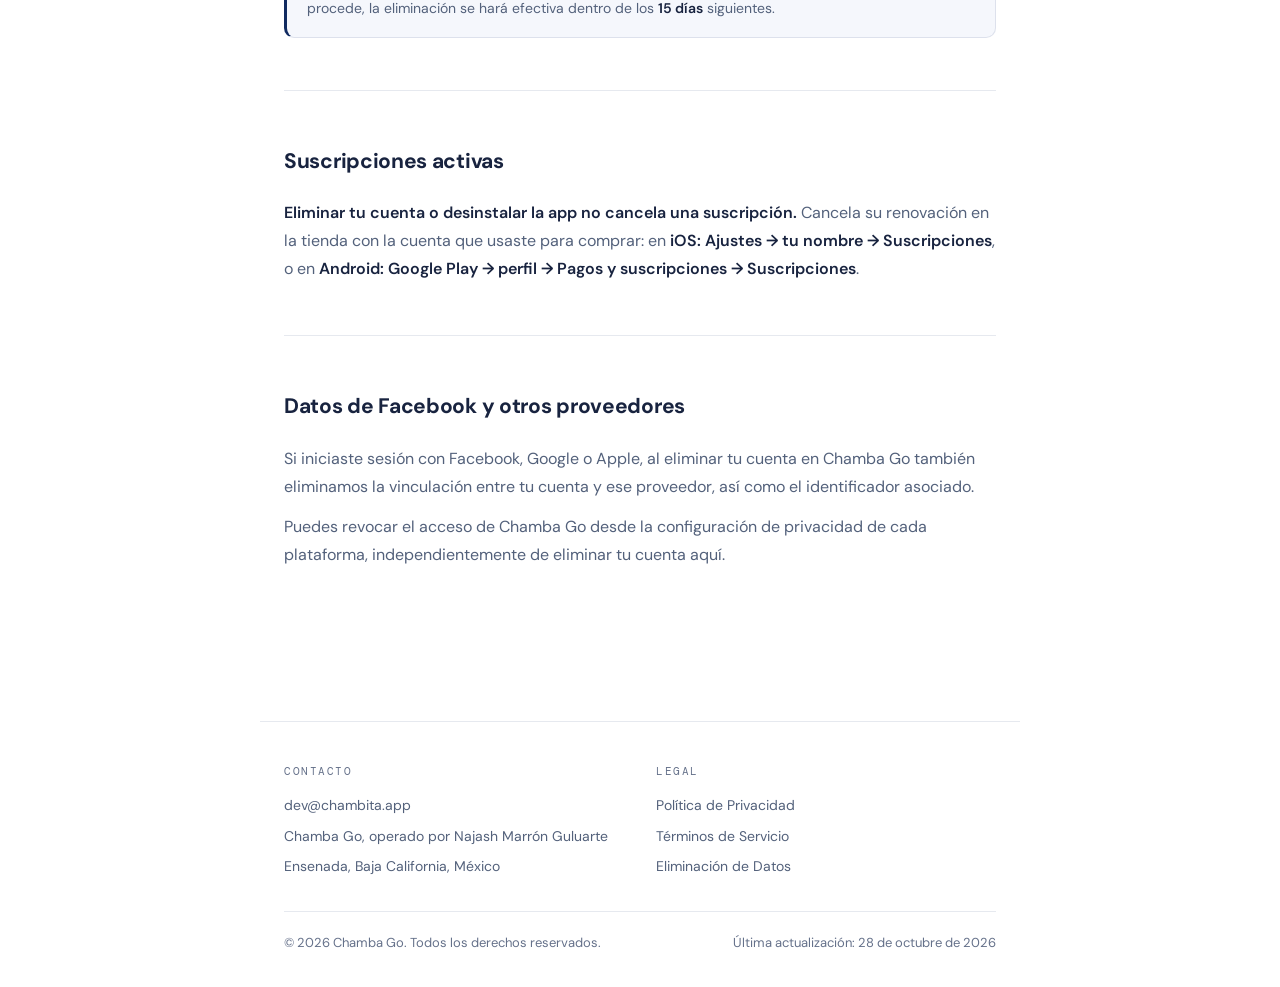
<file: data-deletion.html>
<!doctype html>
<html lang="es">
<head>
  <meta charset="UTF-8" />
  <meta name="viewport" content="width=device-width, initial-scale=1.0" />
  <title>Eliminación de Datos — Chamba Go</title>
  <meta name="description" content="Cómo eliminar tu cuenta de Chamba Go, qué datos se borran y cuánto tiempo se conservan los que tienen obligaciones legales." />
  <link rel="canonical" href="https://chambita.app/data-deletion" />
  <meta name="theme-color" content="#102A60" />
  <link rel="icon" href="/favicon.ico" sizes="any" />
  <link rel="icon" type="image/png" sizes="32x32" href="/assets/images/brand/icon-32.png" />
  <link rel="apple-touch-icon" href="/apple-touch-icon.png" />
  <link rel="manifest" href="/site.webmanifest" />
  <meta property="og:type" content="website" />
  <meta property="og:site_name" content="Chamba Go" />
  <meta property="og:locale" content="es_MX" />
  <meta property="og:url" content="https://chambita.app/data-deletion" />
  <meta property="og:title" content="Eliminación de Datos — Chamba Go" />
  <meta property="og:description" content="Cómo eliminar tu cuenta de Chamba Go, qué datos se borran y cuánto tiempo se conservan los que tienen obligaciones legales." />
  <meta property="og:image" content="https://chambita.app/assets/images/og-image.jpg" />
  <meta property="og:image:width" content="1200" />
  <meta property="og:image:height" content="630" />
  <meta property="og:image:alt" content="Chamba Go: trabajo cerca de ti" />
  <meta name="twitter:card" content="summary_large_image" />
  <link rel="preconnect" href="https://fonts.googleapis.com" />
  <link rel="preconnect" href="https://fonts.gstatic.com" crossorigin />
  <link rel="stylesheet" href="/assets/css/base.css" />
  <link rel="stylesheet" href="/assets/css/document-header.css" />
  <link rel="stylesheet" href="/assets/css/documents.css" />
</head>
<body>

  <header class="site-header">
    <a href="/" class="site-header-logo">
      <img src="/assets/images/brand/chambita_logo.png" alt="Chamba Go" />
      <span>Chamba Go</span>
    </a>
    <nav class="site-header-nav">
      <a href="/privacy">Privacidad</a>
      <a href="/terms">Términos</a>
      <a href="/data-deletion" class="active">Eliminación de datos</a>
    </nav>
  </header>

  <div class="page">
    <div class="doc-header">
      <p class="doc-header-eyebrow">Legal</p>
      <h1>Eliminación de Datos</h1>
      <p class="doc-header-meta">Última actualización: 28 de octubre de 2026</p>
    </div>

    <div class="section">
      <p>Esta página resume cómo eliminar tu cuenta y qué ocurre con tus datos. El detalle completo, incluidos tus derechos ARCO, está en la <a href="/privacy">Política de Privacidad</a>, que prevalece en caso de duda.</p>
    </div>
    <hr />

    <div class="section">
      <div class="section-header"><h2>¿Qué pasa con tus datos?</h2></div>
      <p>Al eliminar tu cuenta, tu perfil deja de ser visible de inmediato y tus datos se eliminan o anonimizan. Algunos datos se conservan por un plazo limitado o se tratan aparte:</p>
      <div class="data-grid">
        <div class="data-item"><span class="data-item-dot deleted"></span>Nombre, apellido y correo electrónico</div>
        <div class="data-item"><span class="data-item-dot deleted"></span>Foto de perfil y número de teléfono</div>
        <div class="data-item"><span class="data-item-dot deleted"></span>Perfil de trabajador y tarifas</div>
        <div class="data-item"><span class="data-item-dot deleted"></span>Perfil de negocio e imágenes</div>
        <div class="data-item"><span class="data-item-dot deleted"></span>Chambas publicadas y aplicaciones</div>
        <div class="data-item"><span class="data-item-dot deleted"></span>Mensajes y conversaciones</div>
        <div class="data-item"><span class="data-item-dot deleted"></span>Registros locales de verificación de identidad</div>
        <div class="data-item"><span class="data-item-dot deleted"></span>Vinculación con Google, Facebook y Apple</div>
        <div class="data-item"><span class="data-item-dot deleted"></span>Token de notificaciones push</div>
        <div class="data-item"><span class="data-item-dot kept"></span>Sesiones de verificación en Didit (ver abajo)</div>
        <div class="data-item"><span class="data-item-dot kept"></span>Registros mínimos de compras</div>
        <div class="data-item"><span class="data-item-dot kept"></span>Reseñas recibidas, de forma anonimizada</div>
      </div>
      <div class="data-legend">
        <span><span class="data-item-dot deleted"></span>Se elimina o anonimiza</span>
        <span><span class="data-item-dot kept"></span>Se conserva por un plazo limitado o se trata aparte</span>
      </div>
    </div>
    <hr />

    <div class="section">
      <div class="section-header"><h2>Tiempos de retención</h2></div>
      <p>No todo se elimina en el mismo momento. Algunos datos tienen obligaciones legales o dependen de procesos posteriores:</p>
      <div class="retention">
        <div class="retention-header"><span>Dato</span><span>Retención</span></div>
        <div class="retention-row"><span class="retention-item">Perfil, publicaciones y datos personales identificables (dejan de ser visibles)</span><span class="retention-tag tag-immediate">Inmediato</span></div>
        <div class="retention-row"><span class="retention-item">Datos de cuenta y registros locales de verificación (se eliminan o anonimizan)</span><span class="retention-tag tag-immediate">Al eliminar</span></div>
        <div class="retention-row"><span class="retention-item">Imágenes almacenadas y mensajes de chat</span><span class="retention-tag tag-30days">Proceso posterior</span></div>
        <div class="retention-row"><span class="retention-item">Sesiones de verificación en Didit: identificación, selfie y plantilla biométrica</span><span class="retention-tag tag-30days">Máx. 2 años</span></div>
        <div class="retention-row"><span class="retention-item">Registros mínimos de compras (producto, monto, fecha, referencia)</span><span class="retention-tag tag-legal">Plazo legal</span></div>
        <div class="retention-row"><span class="retention-item">Reseñas que otros usuarios te dejaron, sin nombre ni foto</span><span class="retention-tag tag-legal">Anonimizadas</span></div>
      </div>
      <div class="callout">
        <p>Los registros de compras se conservan solo durante los plazos fiscales, contractuales y de prescripción aplicables, con uso restringido. Esto no implica conservar tu identificación ni tu selfie para fines fiscales.</p>
      </div>
    </div>
    <hr />

    <div class="section">
      <div class="section-header"><h2>Verificación de identidad (Didit)</h2></div>
      <p>Si te verificaste, las imágenes de tu identificación, tu selfie y la plantilla biométrica no se guardan en los servidores de Chamba Go: las conserva nuestro proveedor <strong>Didit</strong> durante un <strong>máximo de dos años</strong> desde que se creó cada sesión de verificación. Al vencer ese plazo se eliminan.</p>
      <p>Eliminar tu cuenta en la app <strong>no envía automáticamente</strong> una orden de borrado a Didit. Si quieres que esos datos se eliminen antes, solicítalo por correo como se indica abajo, incluyendo la frase <strong>"Eliminar mis sesiones y plantillas biométricas en Didit"</strong>.</p>
    </div>
    <hr />

    <div class="section">
      <div class="section-header"><h2>¿Cómo eliminar mi cuenta?</h2></div>
      <p>Tienes dos formas de solicitar la eliminación:</p>
      <div class="options">
        <div class="option-card primary">
          <div class="option-icon">📱</div>
          <div class="option-tag">Recomendado</div>
          <div class="option-title">Desde la app</div>
          <div class="option-desc">La forma más rápida. Tu perfil deja de ser visible al instante y se inicia la eliminación, sin esperar respuesta.</div>
        </div>
        <div class="option-card">
          <div class="option-icon">✉️</div>
          <div class="option-tag secondary">Respuesta en 20 días</div>
          <div class="option-title">Por correo</div>
          <div class="option-desc">Si no puedes acceder a la app o quieres borrar también tus datos en Didit, escríbenos.</div>
        </div>
      </div>

      <div class="steps spaced-top-lg">
        <p class="steps-title">Pasos desde la app</p>
        <div class="step">
          <div class="step-num">1</div>
          <div class="step-content"><div class="step-label">Abre Chamba Go e inicia sesión</div></div>
        </div>
        <div class="step">
          <div class="step-num">2</div>
          <div class="step-content">
            <div class="step-label">Ve a Ajustes</div>
            <div class="step-hint">Ícono de engrane en la barra inferior</div>
          </div>
        </div>
        <div class="step">
          <div class="step-num">3</div>
          <div class="step-content">
            <div class="step-label">Toca "Eliminar cuenta"</div>
            <div class="step-hint">Al final de la página de Ajustes</div>
          </div>
        </div>
        <div class="step">
          <div class="step-num">4</div>
          <div class="step-content">
            <div class="step-label">Confirma tu identidad</div>
            <div class="step-hint">Con tu contraseña, cuenta de Google, Facebook o Apple</div>
          </div>
        </div>
        <div class="step">
          <div class="step-num">5</div>
          <div class="step-content">
            <div class="step-label">Listo — tu cuenta queda eliminada</div>
            <div class="step-hint">Tu perfil desaparece de inmediato para otros usuarios</div>
          </div>
        </div>
      </div>

      <div class="callout spaced-top-lg">
        <p><strong>Por correo:</strong> escríbenos a <a href="mailto:dev@chambita.app">dev@chambita.app</a> con el asunto <strong>"Borrar mis datos"</strong> e incluye el correo electrónico de tu cuenta. Si también quieres el borrado anticipado en Didit, agrega la frase <strong>"Eliminar mis sesiones y plantillas biométricas en Didit"</strong>. Te responderemos en un máximo de <strong>20 días</strong> y, si procede, la eliminación se hará efectiva dentro de los <strong>15 días</strong> siguientes.</p>
      </div>
    </div>
    <hr />

    <div class="section">
      <div class="section-header"><h2>Suscripciones activas</h2></div>
      <p><strong>Eliminar tu cuenta o desinstalar la app no cancela una suscripción.</strong> Cancela su renovación en la tienda con la cuenta que usaste para comprar: en <strong>iOS: Ajustes → tu nombre → Suscripciones</strong>, o en <strong>Android: Google Play → perfil → Pagos y suscripciones → Suscripciones</strong>.</p>
    </div>
    <hr />

    <div class="section">
      <div class="section-header"><h2>Datos de Facebook y otros proveedores</h2></div>
      <p>Si iniciaste sesión con Facebook, Google o Apple, al eliminar tu cuenta en Chamba Go también eliminamos la vinculación entre tu cuenta y ese proveedor, así como el identificador asociado.</p>
      <p>Puedes revocar el acceso de Chamba Go desde la configuración de privacidad de cada plataforma, independientemente de eliminar tu cuenta aquí.</p>
    </div>
  </div>

  <footer class="site-footer">
    <div class="site-footer-cols">
      <div class="site-footer-col">
        <p class="site-footer-title">Contacto</p>
        <a href="mailto:dev@chambita.app">dev@chambita.app</a>
        <span>Chamba Go, operado por Najash Marrón Guluarte</span>
        <span>Ensenada, Baja California, México</span>
      </div>
      <div class="site-footer-col">
        <p class="site-footer-title">Legal</p>
        <a href="/privacy">Política de Privacidad</a>
        <a href="/terms">Términos de Servicio</a>
        <a href="/data-deletion">Eliminación de Datos</a>
      </div>
    </div>
    <div class="site-footer-bottom">
      <p>© 2026 Chamba Go. Todos los derechos reservados.</p>
      <p>Última actualización: 28 de octubre de 2026</p>
    </div>
  </footer>

</body>
</html>
</file>
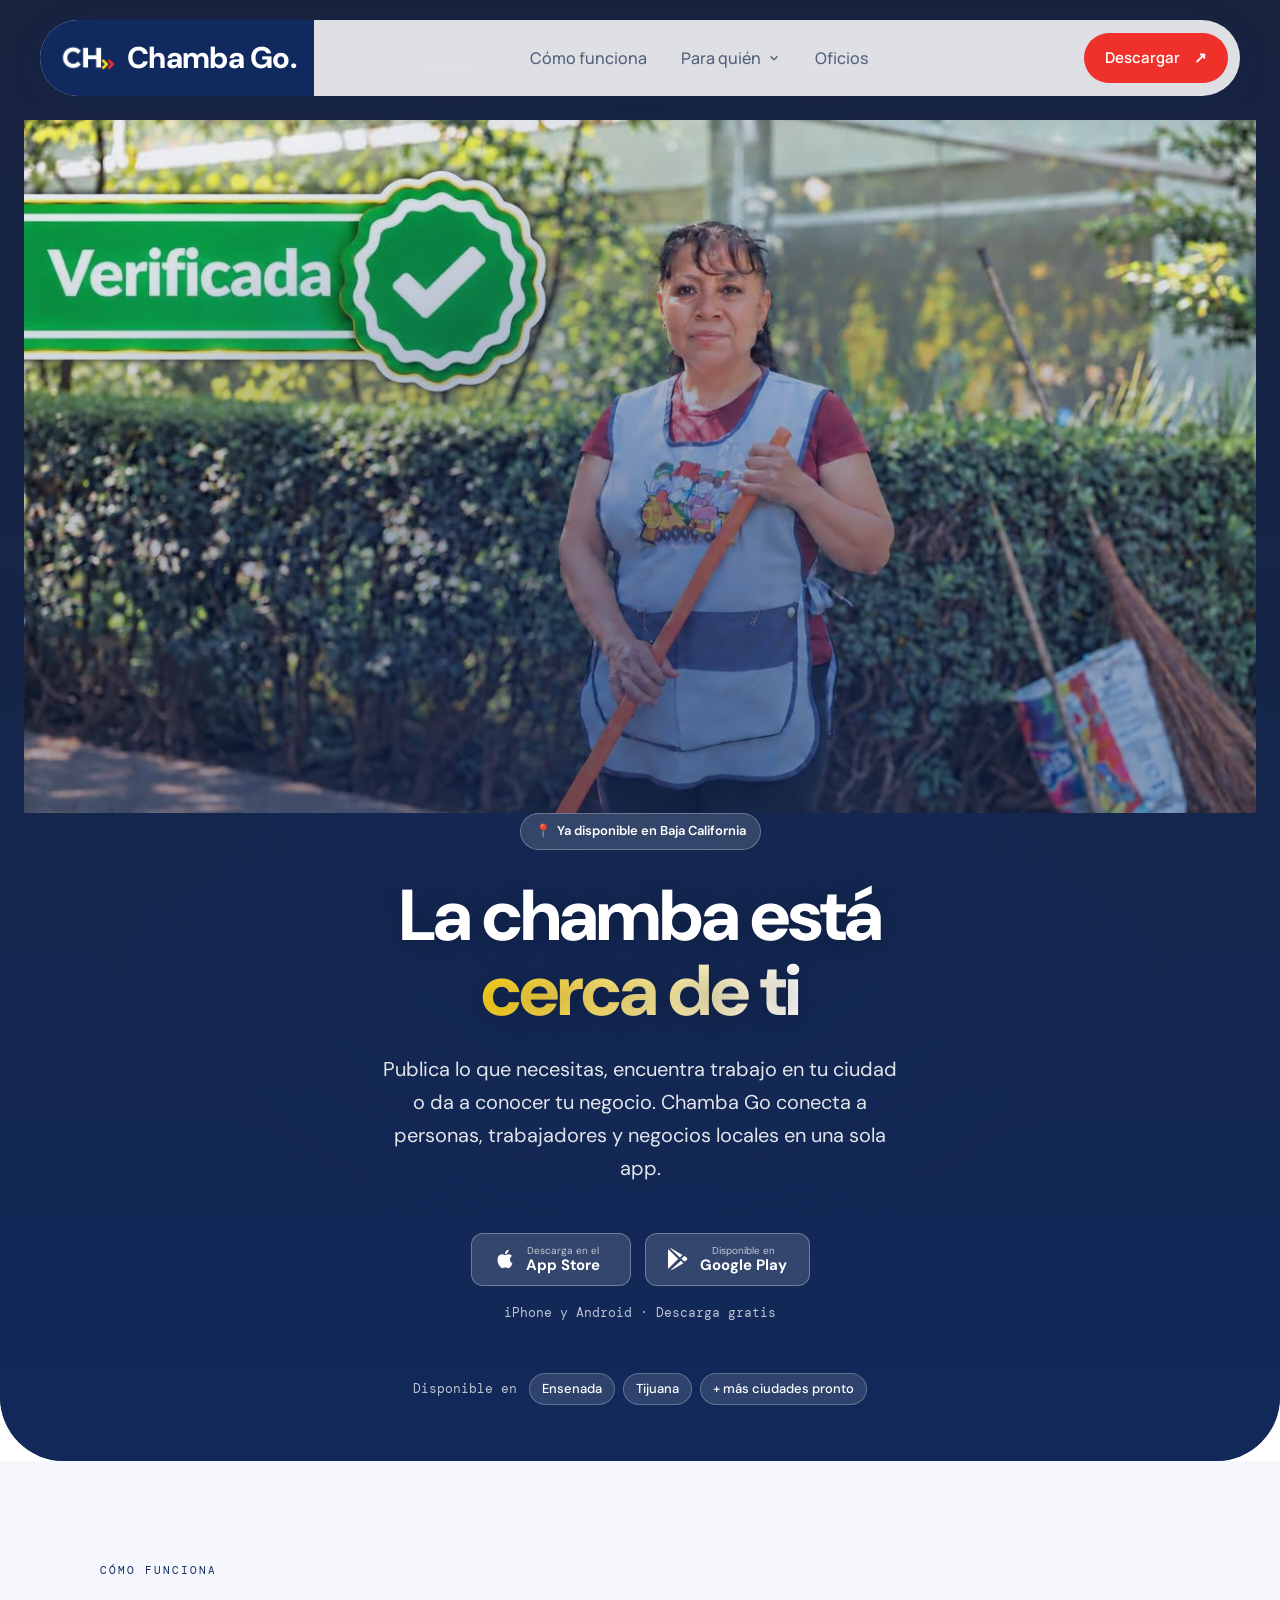
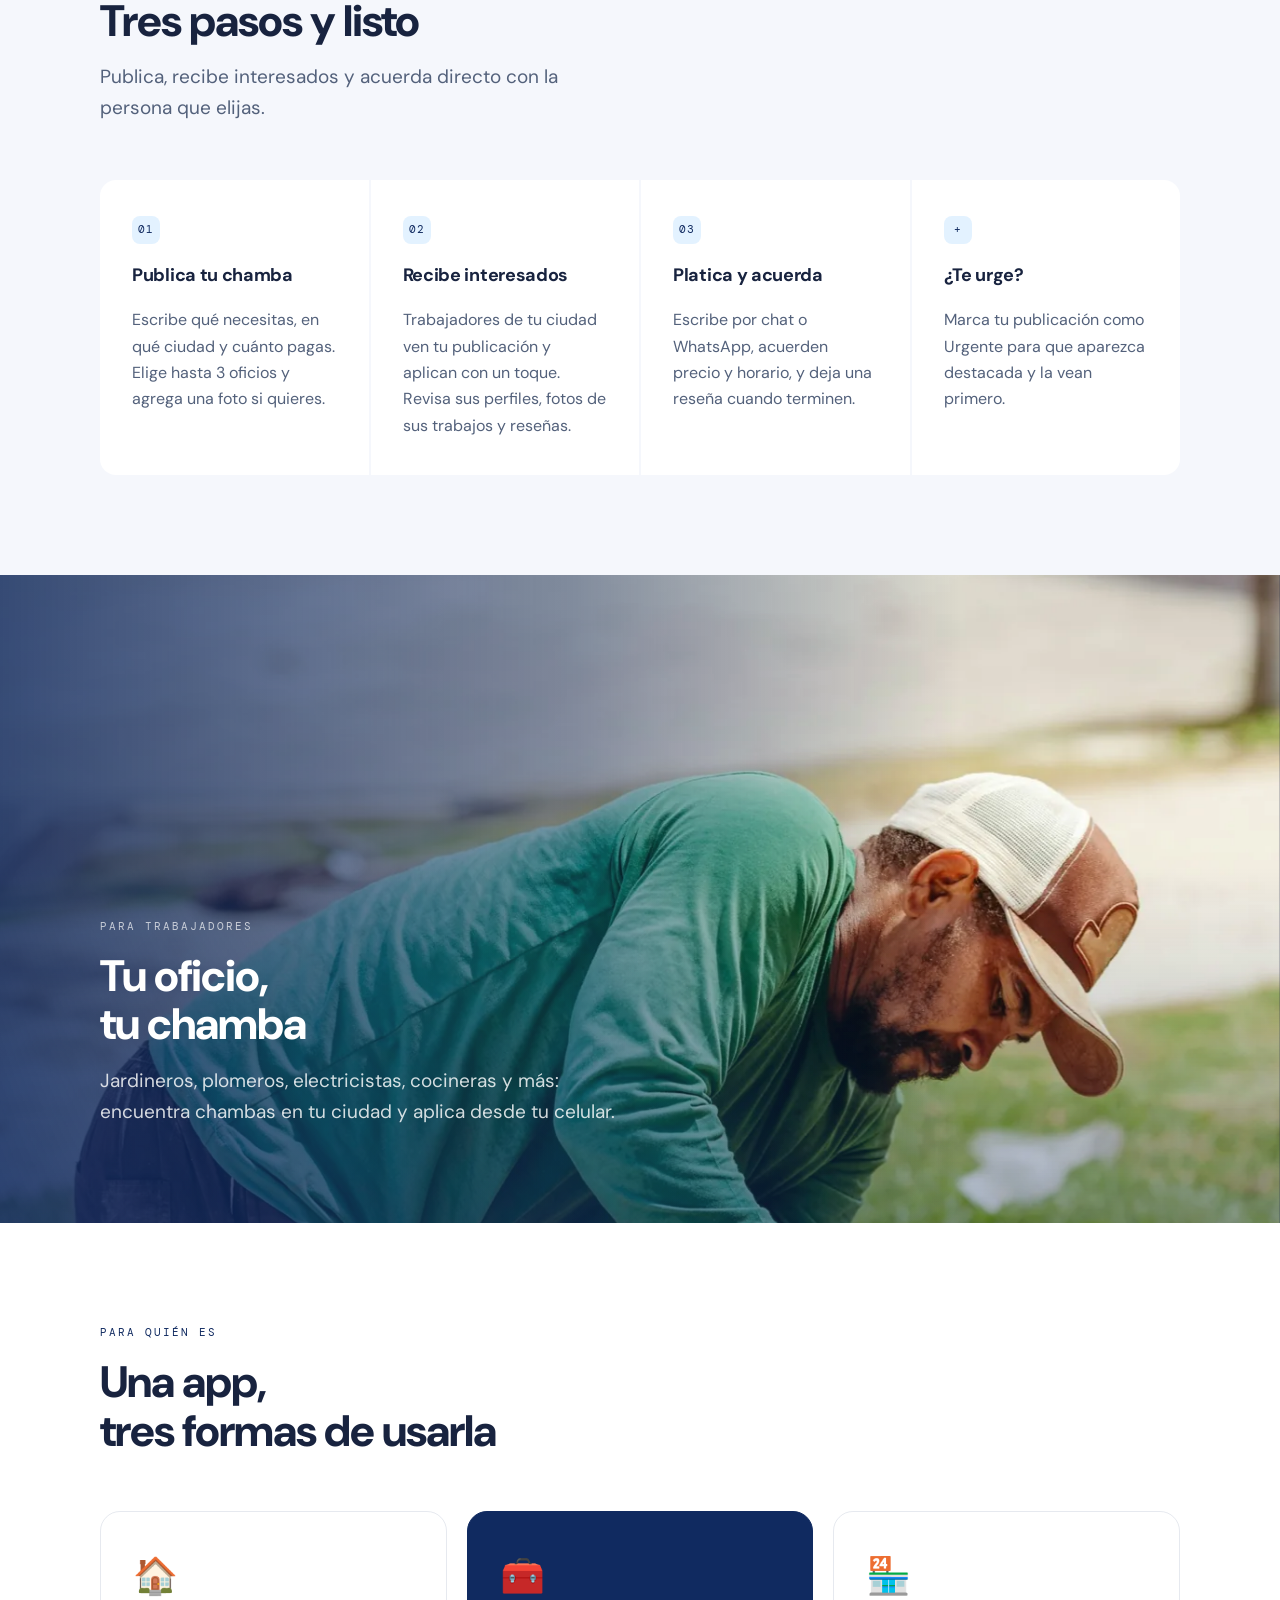
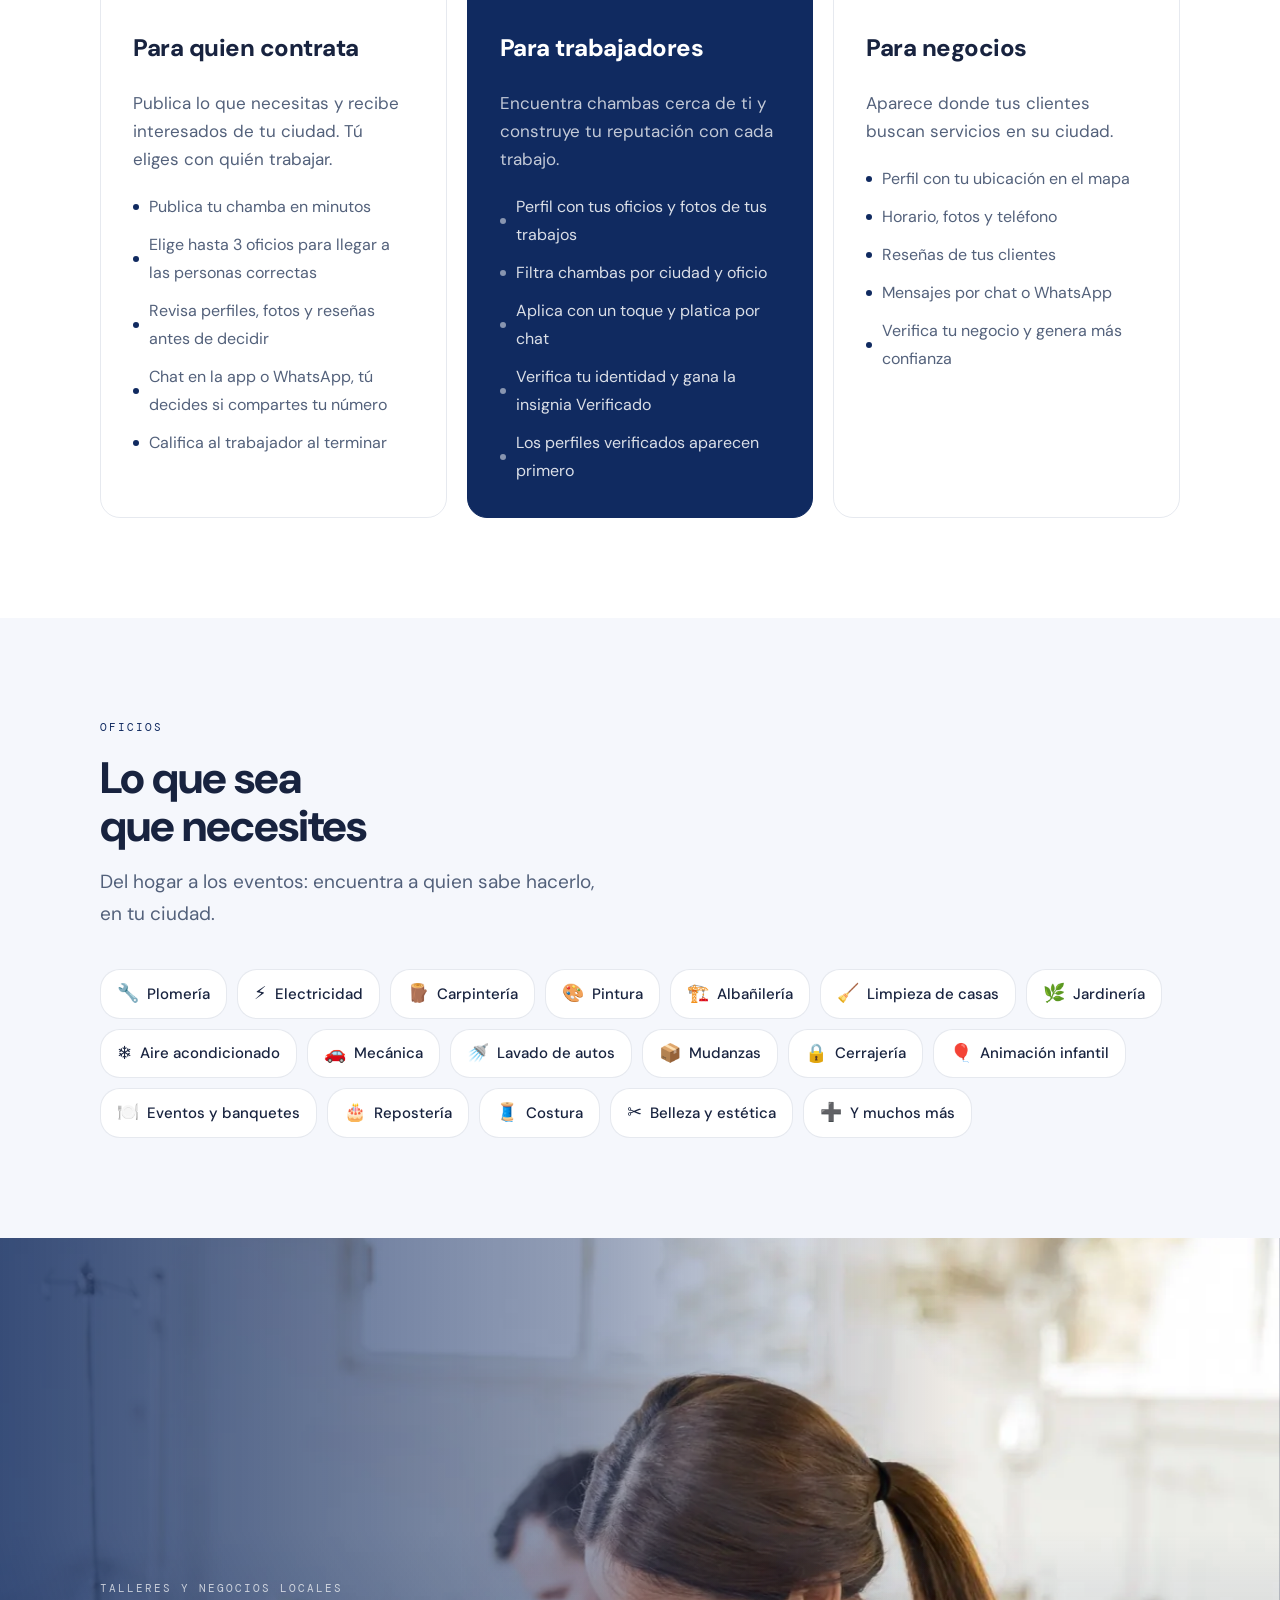
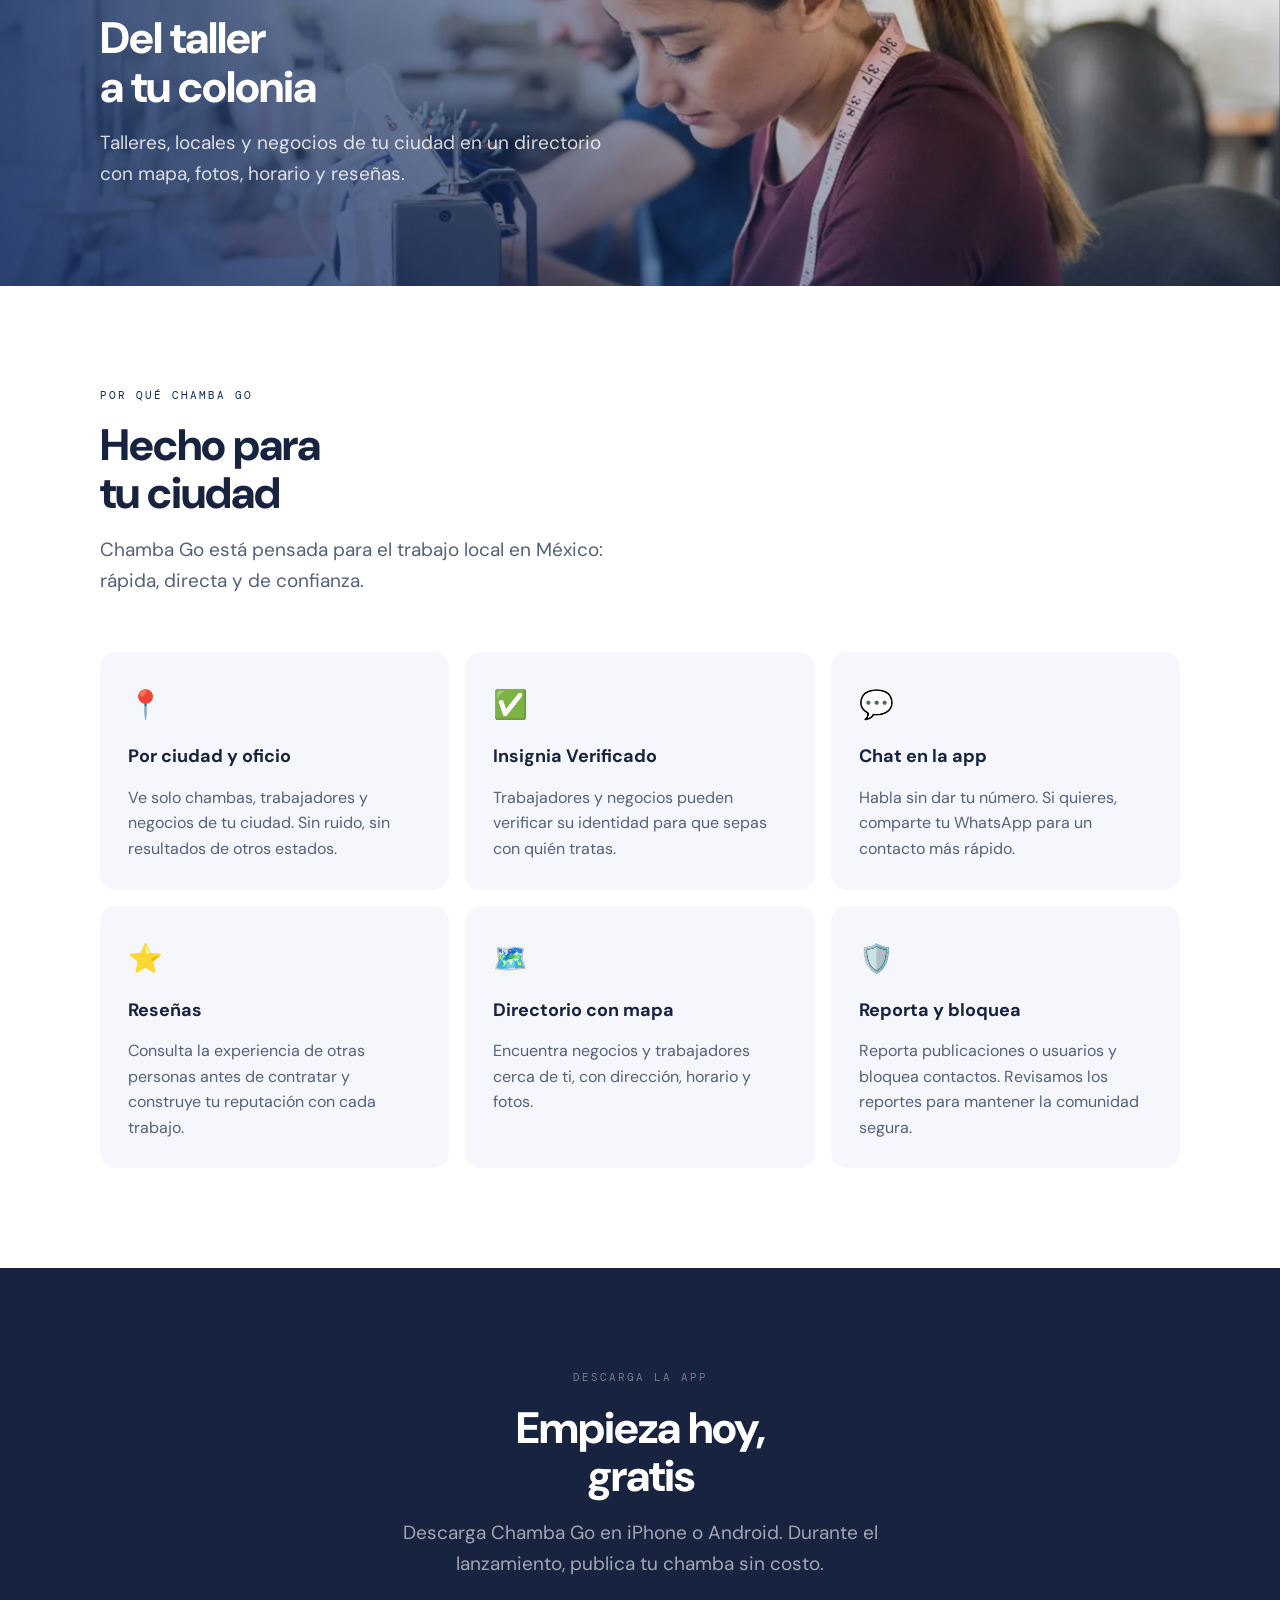
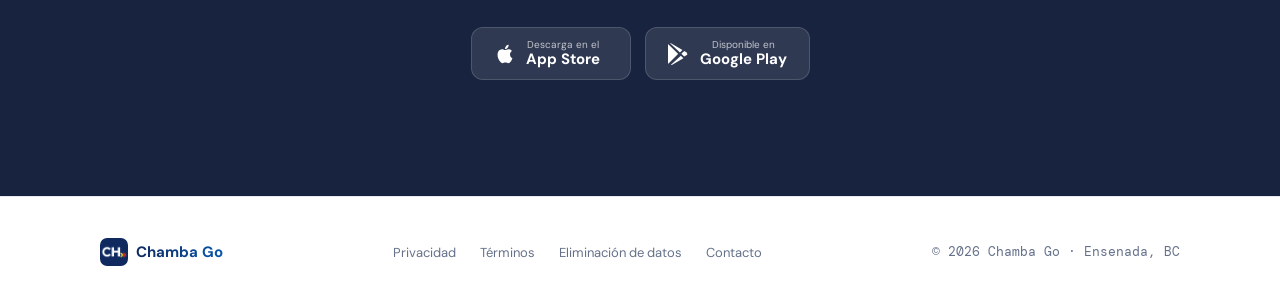
<file: invite.html>
<!doctype html>
<html lang="es">
<head>
  <meta charset="UTF-8" />
  <meta name="viewport" content="width=device-width, initial-scale=1.0" />
  <meta name="robots" content="noindex" />
  <meta name="theme-color" content="#102A60" />
  <link rel="icon" href="/favicon.ico" sizes="any" />
  <link rel="apple-touch-icon" href="/apple-touch-icon.png" />
  <meta property="og:type" content="website" />
  <meta property="og:site_name" content="Chamba Go" />
  <meta property="og:locale" content="es_MX" />
  <meta property="og:title" content="Te invitaron a Chamba Go — Trabajo cerca de ti" />
  <meta property="og:description" content="Descarga Chamba Go para publicar trabajos, encontrar chamba y descubrir trabajadores y negocios de tu ciudad. Gratis en iPhone y Android." />
  <meta property="og:image" content="https://chambita.app/assets/images/og-image.jpg" />
  <meta property="og:image:width" content="1200" />
  <meta property="og:image:height" content="630" />
  <meta property="og:image:alt" content="Chamba Go: trabajo cerca de ti" />
  <meta name="twitter:card" content="summary_large_image" />
  <meta name="apple-itunes-app" content="app-id=6762499947" />
  <title>Chamba Go — Encuentra quién te ayude o encuentra chamba cerca de ti</title>
  <meta name="description" content="Chamba Go es la app para publicar trabajos, encontrar chamba y descubrir trabajadores y negocios de tu ciudad. Plomería, limpieza, construcción, eventos y más. Gratis en iPhone y Android." />
  <link
    rel="stylesheet"
    href="https://fonts.googleapis.com/css2?family=Manrope:wght@500;600&display=swap"
  />
  <link rel="stylesheet" href="/assets/css/base.css" />
  <link rel="stylesheet" href="/assets/css/document-header.css" />
  <link rel="stylesheet" href="/assets/css/landing.css" />
  <link rel="stylesheet" href="/assets/css/navigation.css" />
  <script src="/assets/js/navigation.js" defer></script>
</head>
<body>

  <a class="skip-link" href="#contenido">Saltar al contenido</a>
  <header class="landing-header" data-navigation>
    <a href="/" class="landing-brand" aria-label="Chamba Go, inicio">
      <img src="/assets/images/brand/chambita_logo.png" alt="" width="34" height="34" />
      <span>Chamba Go<span class="brand-dot">.</span></span>
    </a>
    <nav class="landing-nav" id="landing-nav" aria-label="Navegación principal">
      <a class="nav-link" href="#como-funciona">Cómo funciona</a>
      <div class="nav-disclosure">
        <a class="nav-link nav-fallback" href="#para-quien">Para quién</a>
        <button class="nav-link nav-disclosure-trigger" type="button" hidden aria-expanded="false" aria-controls="audience-panel">
          Para quién <svg viewBox="0 0 16 16" aria-hidden="true"><path d="m4 6 4 4 4-4" /></svg>
        </button>
        <div class="audience-panel" id="audience-panel" hidden>
          <p class="panel-eyebrow">¿Qué quieres hacer primero?</p>
          <div class="audience-options">
            <a class="audience-option" href="#contratar">
              <span class="audience-symbol" aria-hidden="true">⌂</span>
              <span><strong>Necesito contratar</strong><small>Publica tu chamba y recibe interesados de tu ciudad.</small></span>
            </a>
            <a class="audience-option" href="#trabajadores">
              <span class="audience-symbol" aria-hidden="true">↗</span>
              <span><strong>Busco chamba</strong><small>Arma tu perfil y aplica a trabajos cerca de ti.</small></span>
            </a>
          </div>
          <a class="audience-overview" href="#negocios">¿Tienes un negocio? Conoce el directorio <span aria-hidden="true">→</span></a>
        </div>
      </div>
      <a class="nav-link" href="#oficios">Oficios</a>
    </nav>
    <div class="nav-actions">
      <a href="#descargar" class="download-link">Descargar <span aria-hidden="true">↗</span></a>
      <button class="nav-toggle" type="button" aria-expanded="false" aria-controls="landing-nav" aria-label="Abrir menú" hidden>
        <span></span><span></span>
      </button>
    </div>
  </header>

  <main id="contenido">
  <section class="hero">
    <video class="hero-video" autoplay muted loop playsinline preload="auto" poster="/assets/video/portada-poster.jpg" aria-hidden="true" data-story-video>
      <source src="/assets/video/portada-640.mp4" type="video/mp4" media="(max-width: 800px)" />
      <source src="/assets/video/portada-1280.mp4" type="video/mp4" />
    </video>
    <div class="hero-overlay"></div>
    <div class="hero-content">
      <div class="hero-badge"><span>📍</span> Ya disponible en Baja California</div>
      <h1>La chamba está<br /><em>cerca de ti</em></h1>
      <p class="hero-sub">Publica lo que necesitas, encuentra trabajo en tu ciudad o da a conocer tu negocio. Chamba Go conecta a personas, trabajadores y negocios locales en una sola app.</p>
      <div class="store-buttons">
        <a href="https://apps.apple.com/app/id6762499947" class="store-btn">
          <svg viewBox="0 0 24 24" fill="white"><path d="M18.71 19.5c-.83 1.24-1.71 2.45-3.05 2.47-1.34.03-1.77-.79-3.29-.79-1.53 0-2 .77-3.27.82-1.31.05-2.3-1.32-3.14-2.53C4.25 17 2.94 12.45 4.7 9.39c.87-1.52 2.43-2.48 4.12-2.51 1.28-.02 2.5.87 3.29.87.78 0 2.26-1.07 3.8-.91.65.03 2.47.26 3.64 1.98-.09.06-2.17 1.28-2.15 3.81.03 3.02 2.65 4.03 2.68 4.04-.03.07-.42 1.44-1.38 2.83M13 3.5c.73-.83 1.94-1.46 2.94-1.5.13 1.17-.34 2.35-1.04 3.19-.69.85-1.83 1.51-2.95 1.42-.15-1.15.41-2.35 1.05-3.11z"/></svg>
          <div class="store-btn-text"><span class="store-btn-sub">Descarga en el</span><span class="store-btn-name">App Store</span></div>
        </a>
        <a href="https://play.google.com/store/apps/details?id=com.chambita" class="store-btn">
          <svg viewBox="0 0 24 24" fill="white"><path d="M3.18 23.76c.3.17.64.22.99.14l12.6-7.28-2.75-2.75-10.84 9.89zM.23 1.46C.09 1.76 0 2.1 0 2.5v19c0 .4.09.74.23 1.04l.07.07 10.64-10.64v-.25L.3 1.39l-.07.07zM20.54 10.27l-2.88-1.66-3.08 3.08 3.08 3.08 2.9-1.67c.83-.48.83-1.25-.02-1.83zM3.18.24l12.6 7.28-2.75 2.75L2.19.38C2.52.17 2.9.1 3.18.24z"/></svg>
          <div class="store-btn-text"><span class="store-btn-sub">Disponible en</span><span class="store-btn-name">Google Play</span></div>
        </a>
      </div>
      <p class="store-note">iPhone y Android · Descarga gratis</p>
      <div class="cities">
        <span class="cities-label">Disponible en</span>
        <span class="city-pill">Ensenada</span>
        <span class="city-pill">Tijuana</span>
        <span class="city-pill">+ más ciudades pronto</span>
      </div>
    </div>
  </section>

  <section class="how" id="como-funciona">
    <div class="container">
      <div class="section-label">Cómo funciona</div>
      <h2 class="section-title">Tres pasos y listo</h2>
      <p class="section-sub">Publica, recibe interesados y acuerda directo con la persona que elijas.</p>
      <div class="how-grid">
        <div class="how-card">
          <div class="how-num">01</div>
          <h3>Publica tu chamba</h3>
          <p>Escribe qué necesitas, en qué ciudad y cuánto pagas. Elige hasta 3 oficios y agrega una foto si quieres.</p>
        </div>
        <div class="how-card">
          <div class="how-num">02</div>
          <h3>Recibe interesados</h3>
          <p>Trabajadores de tu ciudad ven tu publicación y aplican con un toque. Revisa sus perfiles, fotos de sus trabajos y reseñas.</p>
        </div>
        <div class="how-card">
          <div class="how-num">03</div>
          <h3>Platica y acuerda</h3>
          <p>Escribe por chat o WhatsApp, acuerden precio y horario, y deja una reseña cuando terminen.</p>
        </div>
        <div class="how-card">
          <div class="how-num">+</div>
          <h3>¿Te urge?</h3>
          <p>Marca tu publicación como Urgente para que aparezca destacada y la vean primero.</p>
        </div>
      </div>
    </div>
  </section>

  <section class="parallax-band jardineria" data-parallax aria-label="Para trabajadores">
    <picture class="parallax-media">
      <source type="image/webp" srcset="/assets/images/jardineria-960.webp 960w, /assets/images/jardineria-1920.webp 1920w" sizes="100vw" />
      <img src="/assets/images/jardineria-1920.jpg" srcset="/assets/images/jardineria-960.jpg 960w, /assets/images/jardineria-1920.jpg 1920w" sizes="100vw" alt="Jardinero recortando el pasto de un jardín" width="1920" height="1280" loading="lazy" decoding="async" />
    </picture>
    <div class="parallax-overlay"></div>
    <div class="parallax-content">
      <div class="container">
        <div class="section-label">Para trabajadores</div>
        <h2 class="section-title">Tu oficio,<br />tu chamba</h2>
        <p class="section-sub">Jardineros, plomeros, electricistas, cocineras y más: encuentra chambas en tu ciudad y aplica desde tu celular.</p>
      </div>
    </div>
  </section>

  <section id="para-quien">
    <div class="container">
      <div class="section-label">Para quién es</div>
      <h2 class="section-title">Una app,<br />tres formas de usarla</h2>
      <div class="forwho-grid">
        <div class="forwho-card" id="contratar">
          <div class="audience-icon">🏠</div>
          <h3>Para quien contrata</h3>
          <p>Publica lo que necesitas y recibe interesados de tu ciudad. Tú eliges con quién trabajar.</p>
          <ul class="forwho-list">
            <li>Publica tu chamba en minutos</li>
            <li>Elige hasta 3 oficios para llegar a las personas correctas</li>
            <li>Revisa perfiles, fotos y reseñas antes de decidir</li>
            <li>Chat en la app o WhatsApp, tú decides si compartes tu número</li>
            <li>Califica al trabajador al terminar</li>
          </ul>
        </div>
        <div class="forwho-card accent" id="trabajadores">
          <div class="audience-icon">🧰</div>
          <h3>Para trabajadores</h3>
          <p>Encuentra chambas cerca de ti y construye tu reputación con cada trabajo.</p>
          <ul class="forwho-list">
            <li>Perfil con tus oficios y fotos de tus trabajos</li>
            <li>Filtra chambas por ciudad y oficio</li>
            <li>Aplica con un toque y platica por chat</li>
            <li>Verifica tu identidad y gana la insignia Verificado</li>
            <li>Los perfiles verificados aparecen primero</li>
          </ul>
        </div>
        <div class="forwho-card" id="negocios">
          <div class="audience-icon">🏪</div>
          <h3>Para negocios</h3>
          <p>Aparece donde tus clientes buscan servicios en su ciudad.</p>
          <ul class="forwho-list">
            <li>Perfil con tu ubicación en el mapa</li>
            <li>Horario, fotos y teléfono</li>
            <li>Reseñas de tus clientes</li>
            <li>Mensajes por chat o WhatsApp</li>
            <li>Verifica tu negocio y genera más confianza</li>
          </ul>
        </div>
      </div>
    </div>
  </section>

  <section class="trades" id="oficios">
    <div class="container">
      <div class="section-label">Oficios</div>
      <h2 class="section-title">Lo que sea<br />que necesites</h2>
      <p class="section-sub">Del hogar a los eventos: encuentra a quien sabe hacerlo, en tu ciudad.</p>
      <div class="trades-grid">
        <div class="trade-pill"><span>🔧</span> Plomería</div>
        <div class="trade-pill"><span>⚡</span> Electricidad</div>
        <div class="trade-pill"><span>🪵</span> Carpintería</div>
        <div class="trade-pill"><span>🎨</span> Pintura</div>
        <div class="trade-pill"><span>🏗️</span> Albañilería</div>
        <div class="trade-pill"><span>🧹</span> Limpieza de casas</div>
        <div class="trade-pill"><span>🌿</span> Jardinería</div>
        <div class="trade-pill"><span>❄️</span> Aire acondicionado</div>
        <div class="trade-pill"><span>🚗</span> Mecánica</div>
        <div class="trade-pill"><span>🚿</span> Lavado de autos</div>
        <div class="trade-pill"><span>📦</span> Mudanzas</div>
        <div class="trade-pill"><span>🔒</span> Cerrajería</div>
        <div class="trade-pill"><span>🎈</span> Animación infantil</div>
        <div class="trade-pill"><span>🍽️</span> Eventos y banquetes</div>
        <div class="trade-pill"><span>🎂</span> Repostería</div>
        <div class="trade-pill"><span>🧵</span> Costura</div>
        <div class="trade-pill"><span>✂️</span> Belleza y estética</div>
        <div class="trade-pill"><span>➕</span> Y muchos más</div>
      </div>
    </div>
  </section>

  <section class="parallax-band costura" data-parallax aria-label="Talleres y negocios locales">
    <picture class="parallax-media">
      <source type="image/webp" srcset="/assets/images/costura-960.webp 960w, /assets/images/costura-1920.webp 1920w" sizes="100vw" />
      <img src="/assets/images/costura-1920.jpg" srcset="/assets/images/costura-960.jpg 960w, /assets/images/costura-1920.jpg 1920w" sizes="100vw" alt="Costurera trabajando en una máquina de coser en un taller" width="1920" height="1280" loading="lazy" decoding="async" />
    </picture>
    <div class="parallax-overlay"></div>
    <div class="parallax-content">
      <div class="container">
        <div class="section-label">Talleres y negocios locales</div>
        <h2 class="section-title">Del taller<br />a tu colonia</h2>
        <p class="section-sub">Talleres, locales y negocios de tu ciudad en un directorio con mapa, fotos, horario y reseñas.</p>
      </div>
    </div>
  </section>

  <section>
    <div class="container">
      <div class="section-label">Por qué Chamba Go</div>
      <h2 class="section-title">Hecho para<br />tu ciudad</h2>
      <p class="section-sub">Chamba Go está pensada para el trabajo local en México: rápida, directa y de confianza.</p>
      <div class="features-grid">
        <div class="feature-card"><div class="feature-icon">📍</div><h3>Por ciudad y oficio</h3><p>Ve solo chambas, trabajadores y negocios de tu ciudad. Sin ruido, sin resultados de otros estados.</p></div>
        <div class="feature-card"><div class="feature-icon">✅</div><h3>Insignia Verificado</h3><p>Trabajadores y negocios pueden verificar su identidad para que sepas con quién tratas.</p></div>
        <div class="feature-card"><div class="feature-icon">💬</div><h3>Chat en la app</h3><p>Habla sin dar tu número. Si quieres, comparte tu WhatsApp para un contacto más rápido.</p></div>
        <div class="feature-card"><div class="feature-icon">⭐</div><h3>Reseñas</h3><p>Consulta la experiencia de otras personas antes de contratar y construye tu reputación con cada trabajo.</p></div>
        <div class="feature-card"><div class="feature-icon">🗺️</div><h3>Directorio con mapa</h3><p>Encuentra negocios y trabajadores cerca de ti, con dirección, horario y fotos.</p></div>
        <div class="feature-card"><div class="feature-icon">🛡️</div><h3>Reporta y bloquea</h3><p>Reporta publicaciones o usuarios y bloquea contactos. Revisamos los reportes para mantener la comunidad segura.</p></div>
      </div>
    </div>
  </section>

  <section class="cta-section" id="descargar">
    <div class="container">
      <div class="section-label">Descarga la app</div>
      <h2 class="section-title">Empieza hoy,<br />gratis</h2>
      <p class="section-sub">Descarga Chamba Go en iPhone o Android. Durante el lanzamiento, publica tu chamba sin costo.</p>
      <div class="store-buttons">
        <a href="https://apps.apple.com/app/id6762499947" class="store-btn">
          <svg viewBox="0 0 24 24" fill="white"><path d="M18.71 19.5c-.83 1.24-1.71 2.45-3.05 2.47-1.34.03-1.77-.79-3.29-.79-1.53 0-2 .77-3.27.82-1.31.05-2.3-1.32-3.14-2.53C4.25 17 2.94 12.45 4.7 9.39c.87-1.52 2.43-2.48 4.12-2.51 1.28-.02 2.5.87 3.29.87.78 0 2.26-1.07 3.8-.91.65.03 2.47.26 3.64 1.98-.09.06-2.17 1.28-2.15 3.81.03 3.02 2.65 4.03 2.68 4.04-.03.07-.42 1.44-1.38 2.83M13 3.5c.73-.83 1.94-1.46 2.94-1.5.13 1.17-.34 2.35-1.04 3.19-.69.85-1.83 1.51-2.95 1.42-.15-1.15.41-2.35 1.05-3.11z"/></svg>
          <div class="store-btn-text"><span class="store-btn-sub">Descarga en el</span><span class="store-btn-name">App Store</span></div>
        </a>
        <a href="https://play.google.com/store/apps/details?id=com.chambita" class="store-btn">
          <svg viewBox="0 0 24 24" fill="white"><path d="M3.18 23.76c.3.17.64.22.99.14l12.6-7.28-2.75-2.75-10.84 9.89zM.23 1.46C.09 1.76 0 2.1 0 2.5v19c0 .4.09.74.23 1.04l.07.07 10.64-10.64v-.25L.3 1.39l-.07.07zM20.54 10.27l-2.88-1.66-3.08 3.08 3.08 3.08 2.9-1.67c.83-.48.83-1.25-.02-1.83zM3.18.24l12.6 7.28-2.75 2.75L2.19.38C2.52.17 2.9.1 3.18.24z"/></svg>
          <div class="store-btn-text"><span class="store-btn-sub">Disponible en</span><span class="store-btn-name">Google Play</span></div>
        </a>
      </div>
    </div>
  </section>

  </main>

  <footer>
    <div class="footer-inner">
      <div class="footer-logo">
        <img src="/assets/images/brand/chambita_logo.png" alt="Chamba Go" />
        <span>Chamba Go</span>
      </div>
      <ul class="footer-links">
        <li><a href="/privacy">Privacidad</a></li>
        <li><a href="/terms">Términos</a></li>
        <li><a href="/data-deletion">Eliminación de datos</a></li>
        <li><a href="mailto:dev@chambita.app">Contacto</a></li>
      </ul>
      <p class="footer-copy">© 2026 Chamba Go · Ensenada, BC</p>
    </div>
  </footer>

  <script src="/assets/js/parallax.js" defer></script>
  <script src="/assets/js/story-video.js" defer></script>
</body>
</html>
</file>
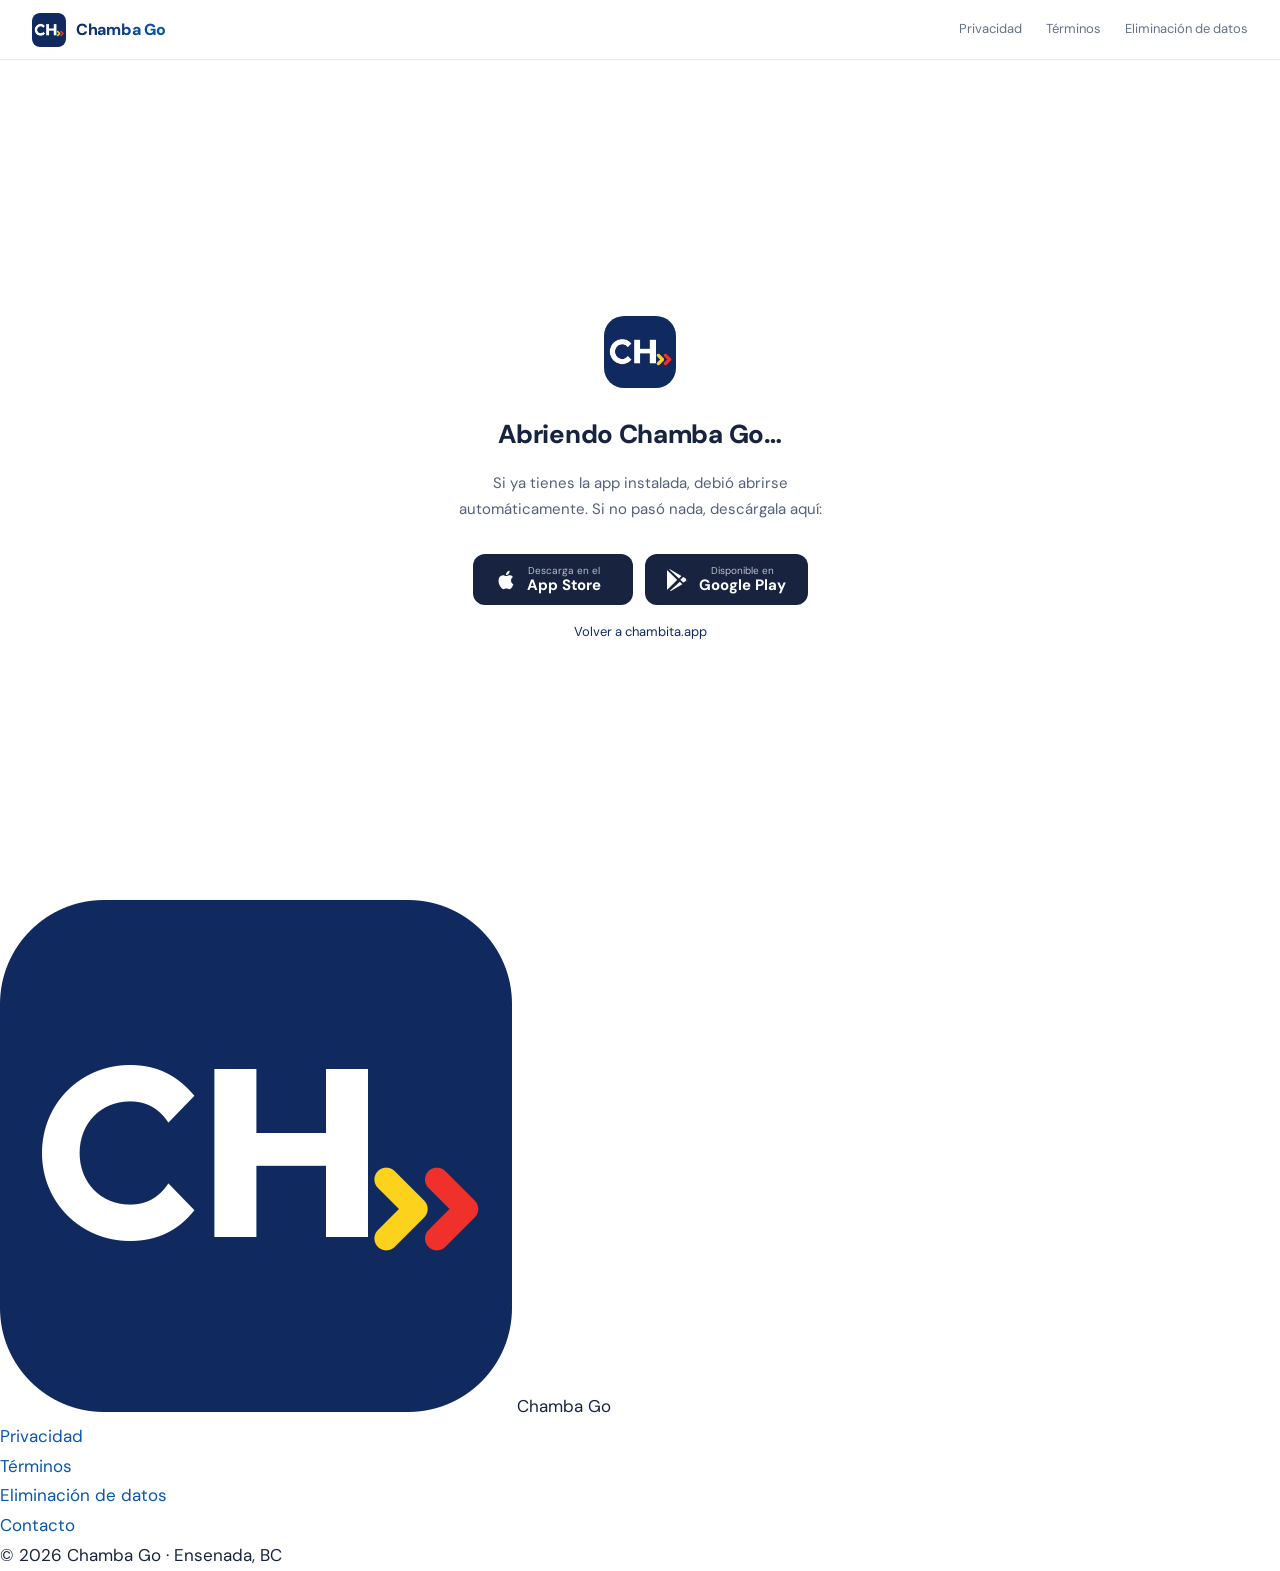
<file: open.html>
<!doctype html>
<html lang="es">
<head>
  <meta charset="UTF-8" />
  <meta name="viewport" content="width=device-width, initial-scale=1.0" />
  <meta name="robots" content="noindex" />
  <title>Abrir Chamba Go</title>
  <meta name="description" content="Abre Chamba Go en tu teléfono o descárgala si aún no la tienes." />
  <link rel="stylesheet" href="/assets/css/base.css" />
  <link rel="stylesheet" href="/assets/css/document-header.css" />
  <link rel="stylesheet" href="/assets/css/documents.css" />
  <link rel="stylesheet" href="/assets/css/open.css" />
</head>
<body>

  <header class="site-header">
    <a href="/" class="site-header-logo">
      <img src="/assets/images/brand/chambita_logo.png" alt="Chamba Go" />
      <span>Chamba Go</span>
    </a>
    <nav class="site-header-nav">
      <a href="/privacy">Privacidad</a>
      <a href="/terms">Términos</a>
      <a href="/data-deletion">Eliminación de datos</a>
    </nav>
  </header>

  <main class="open-page">
    <img class="open-icon" src="/assets/images/brand/chambita_logo.png" alt="" />
    <h1>Abriendo Chamba Go…</h1>
    <p class="open-sub">
      Si ya tienes la app instalada, debió abrirse automáticamente.
      Si no pasó nada, descárgala aquí:
    </p>

    <div class="store-buttons">
      <a href="#" class="store-btn">
        <svg viewBox="0 0 24 24" fill="white"><path d="M18.71 19.5c-.83 1.24-1.71 2.45-3.05 2.47-1.34.03-1.77-.79-3.29-.79-1.53 0-2 .77-3.27.82-1.31.05-2.3-1.32-3.14-2.53C4.25 17 2.94 12.45 4.7 9.39c.87-1.52 2.43-2.48 4.12-2.51 1.28-.02 2.5.87 3.29.87.78 0 2.26-1.07 3.8-.91.65.03 2.47.26 3.64 1.98-.09.06-2.17 1.28-2.15 3.81.03 3.02 2.65 4.03 2.68 4.04-.03.07-.42 1.44-1.38 2.83M13 3.5c.73-.83 1.94-1.46 2.94-1.5.13 1.17-.34 2.35-1.04 3.19-.69.85-1.83 1.51-2.95 1.42-.15-1.15.41-2.35 1.05-3.11z"/></svg>
        <div class="store-btn-text"><span class="store-btn-sub">Descarga en el</span><span class="store-btn-name">App Store</span></div>
      </a>
      <a href="#" class="store-btn">
        <svg viewBox="0 0 24 24" fill="white"><path d="M3.18 23.76c.3.17.64.22.99.14l12.6-7.28-2.75-2.75-10.84 9.89zM.23 1.46C.09 1.76 0 2.1 0 2.5v19c0 .4.09.74.23 1.04l.07.07 10.64-10.64v-.25L.3 1.39l-.07.07zM20.54 10.27l-2.88-1.66-3.08 3.08 3.08 3.08 2.9-1.67c.83-.48.83-1.25-.02-1.83zM3.18.24l12.6 7.28-2.75 2.75L2.19.38C2.52.17 2.9.1 3.18.24z"/></svg>
        <div class="store-btn-text"><span class="store-btn-sub">Disponible en</span><span class="store-btn-name">Google Play</span></div>
      </a>
    </div>

    <p class="open-home-link"><a href="/">Volver a chambita.app</a></p>
  </main>

  <footer>
    <div class="footer-inner">
      <div class="footer-logo">
        <img src="/assets/images/brand/chambita_logo.png" alt="Chamba Go" />
        <span>Chamba Go</span>
      </div>
      <ul class="footer-links">
        <li><a href="/privacy">Privacidad</a></li>
        <li><a href="/terms">Términos</a></li>
        <li><a href="/data-deletion">Eliminación de datos</a></li>
        <li><a href="mailto:dev@chambita.app">Contacto</a></li>
      </ul>
      <p class="footer-copy">© 2026 Chamba Go · Ensenada, BC</p>
    </div>
  </footer>

</body>
</html>
</file>
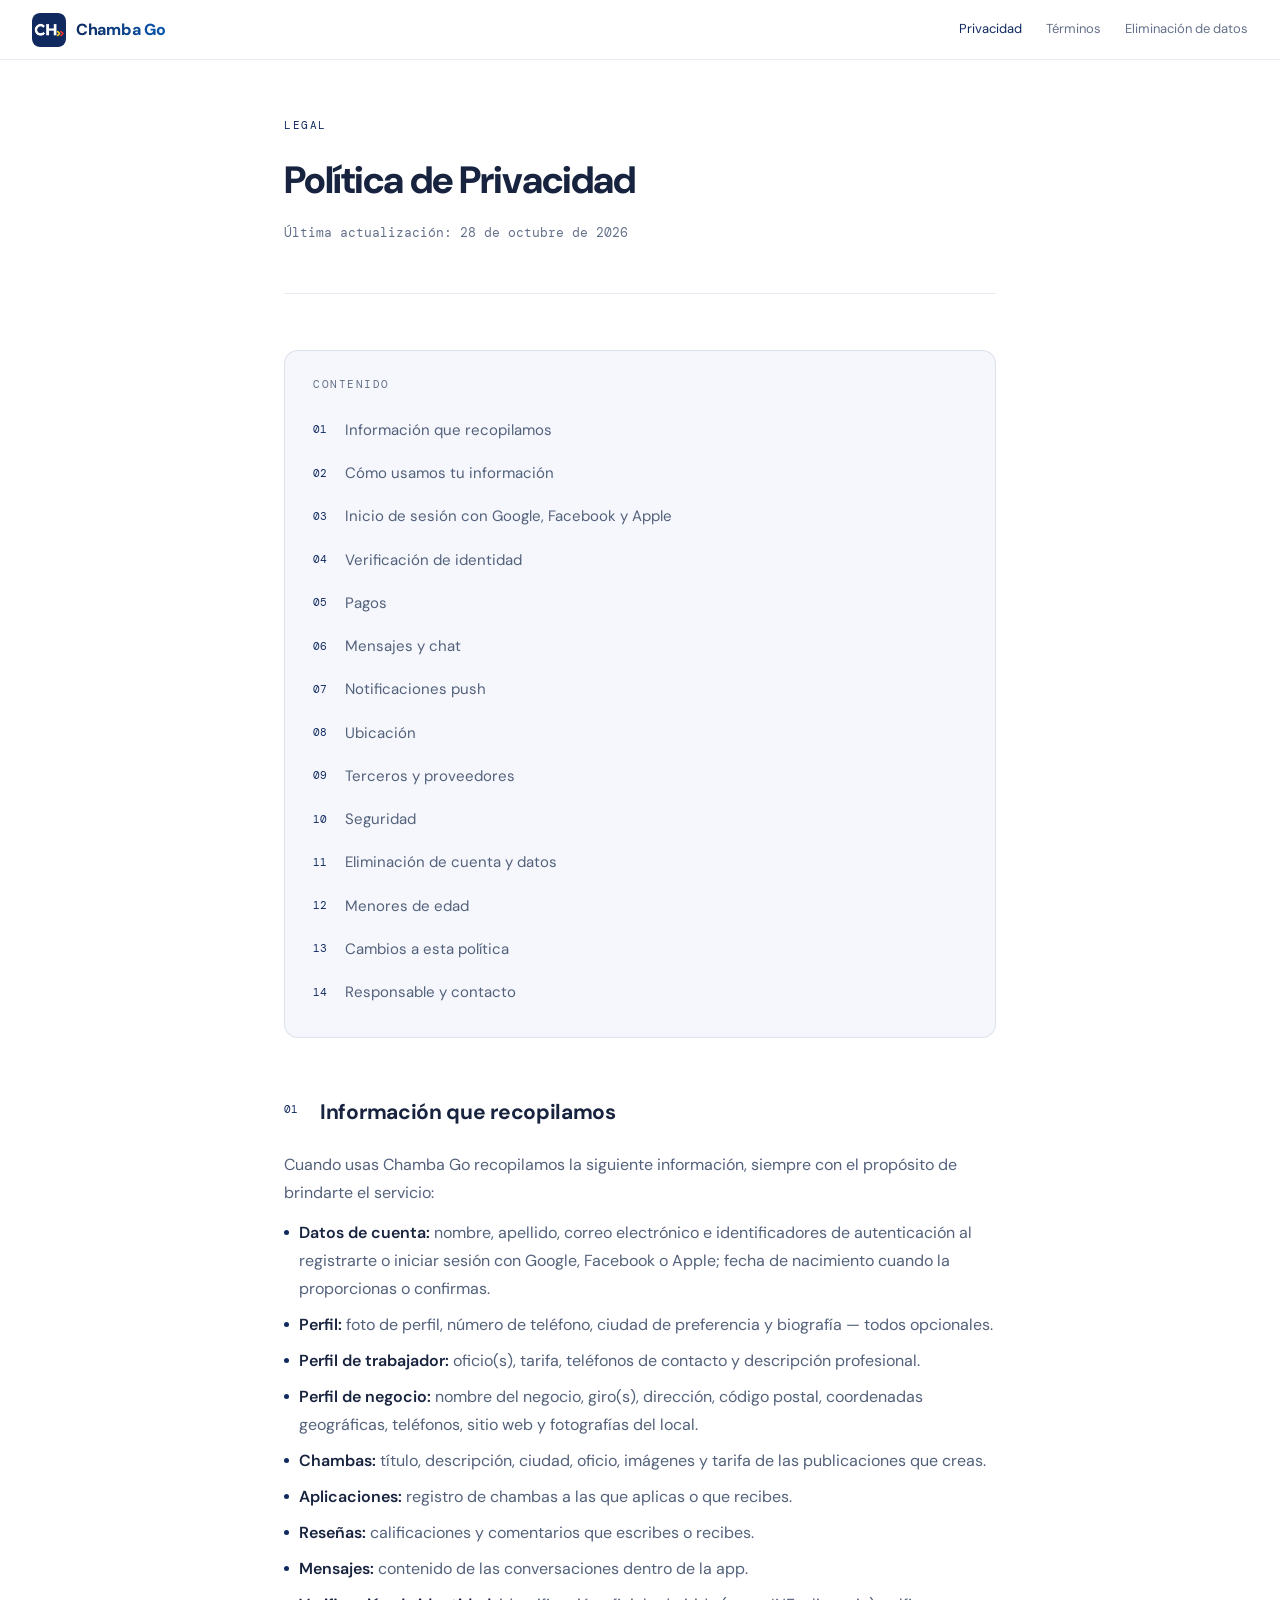
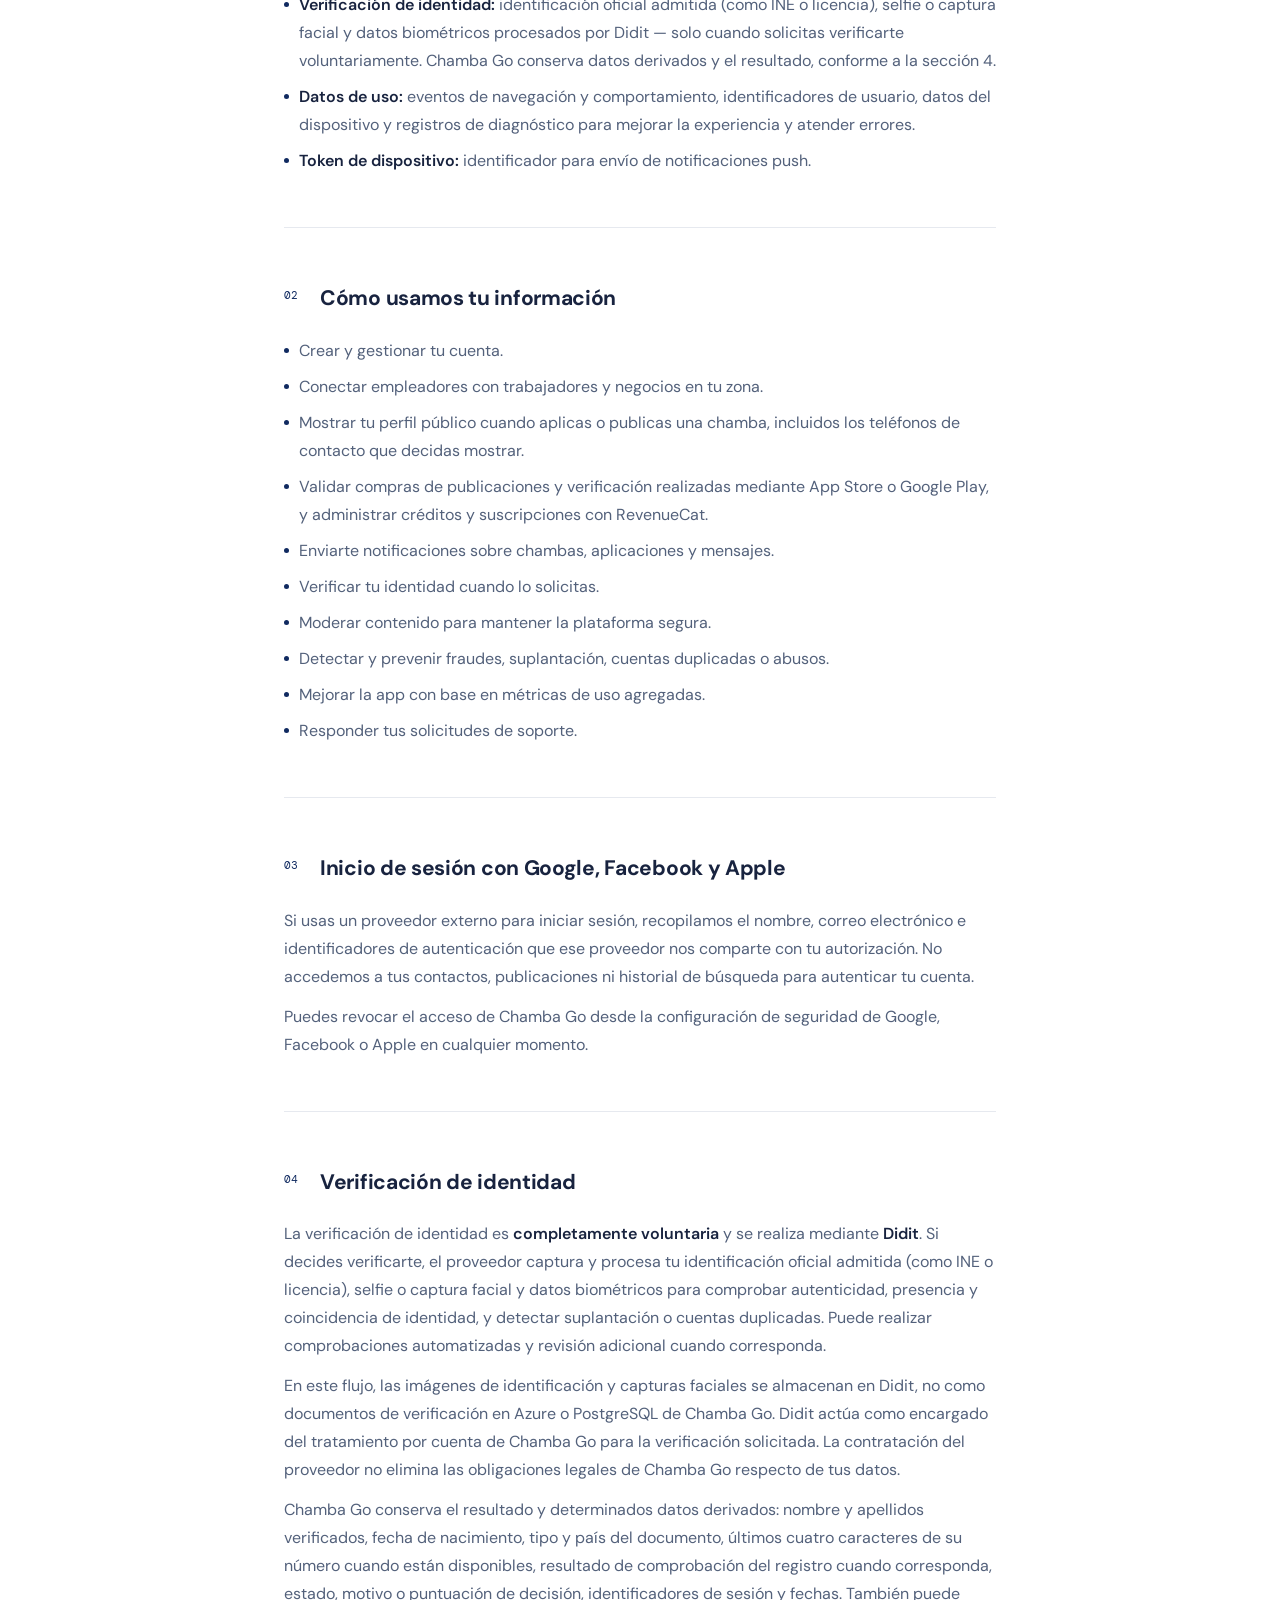
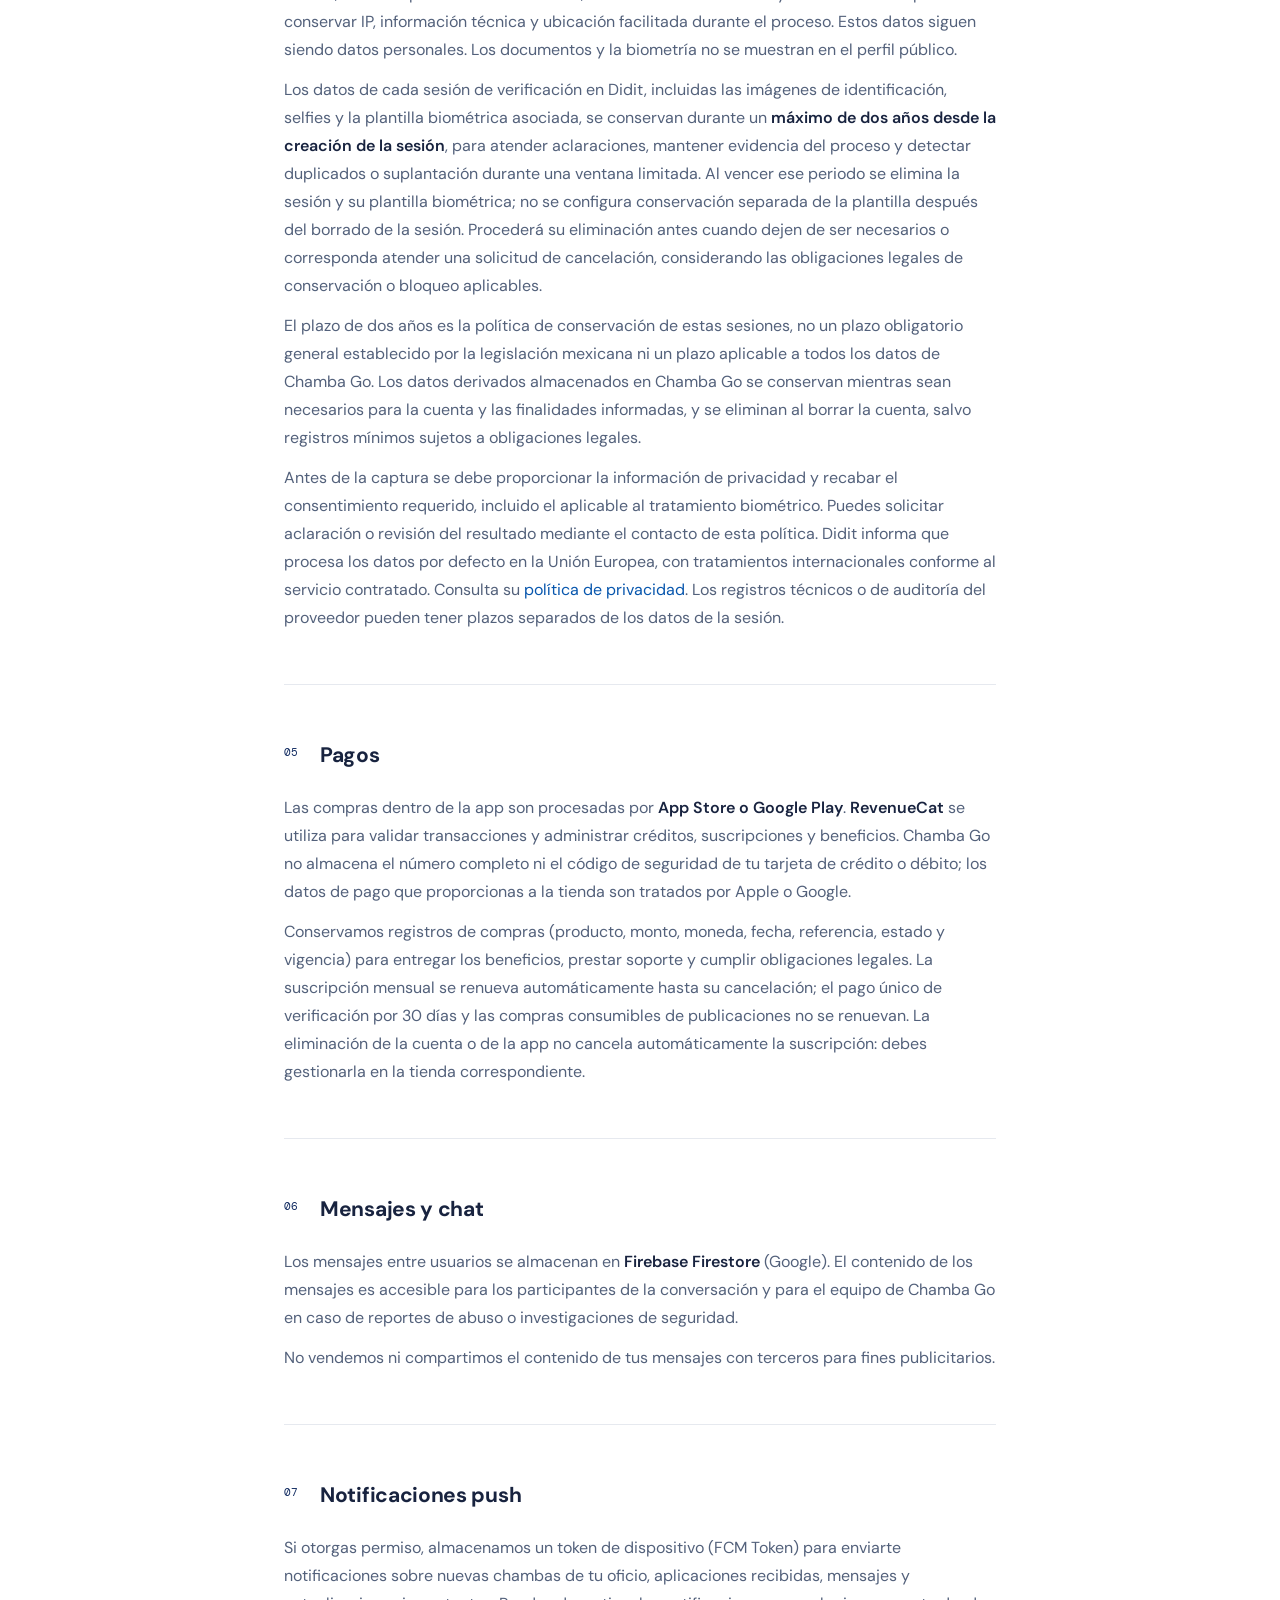
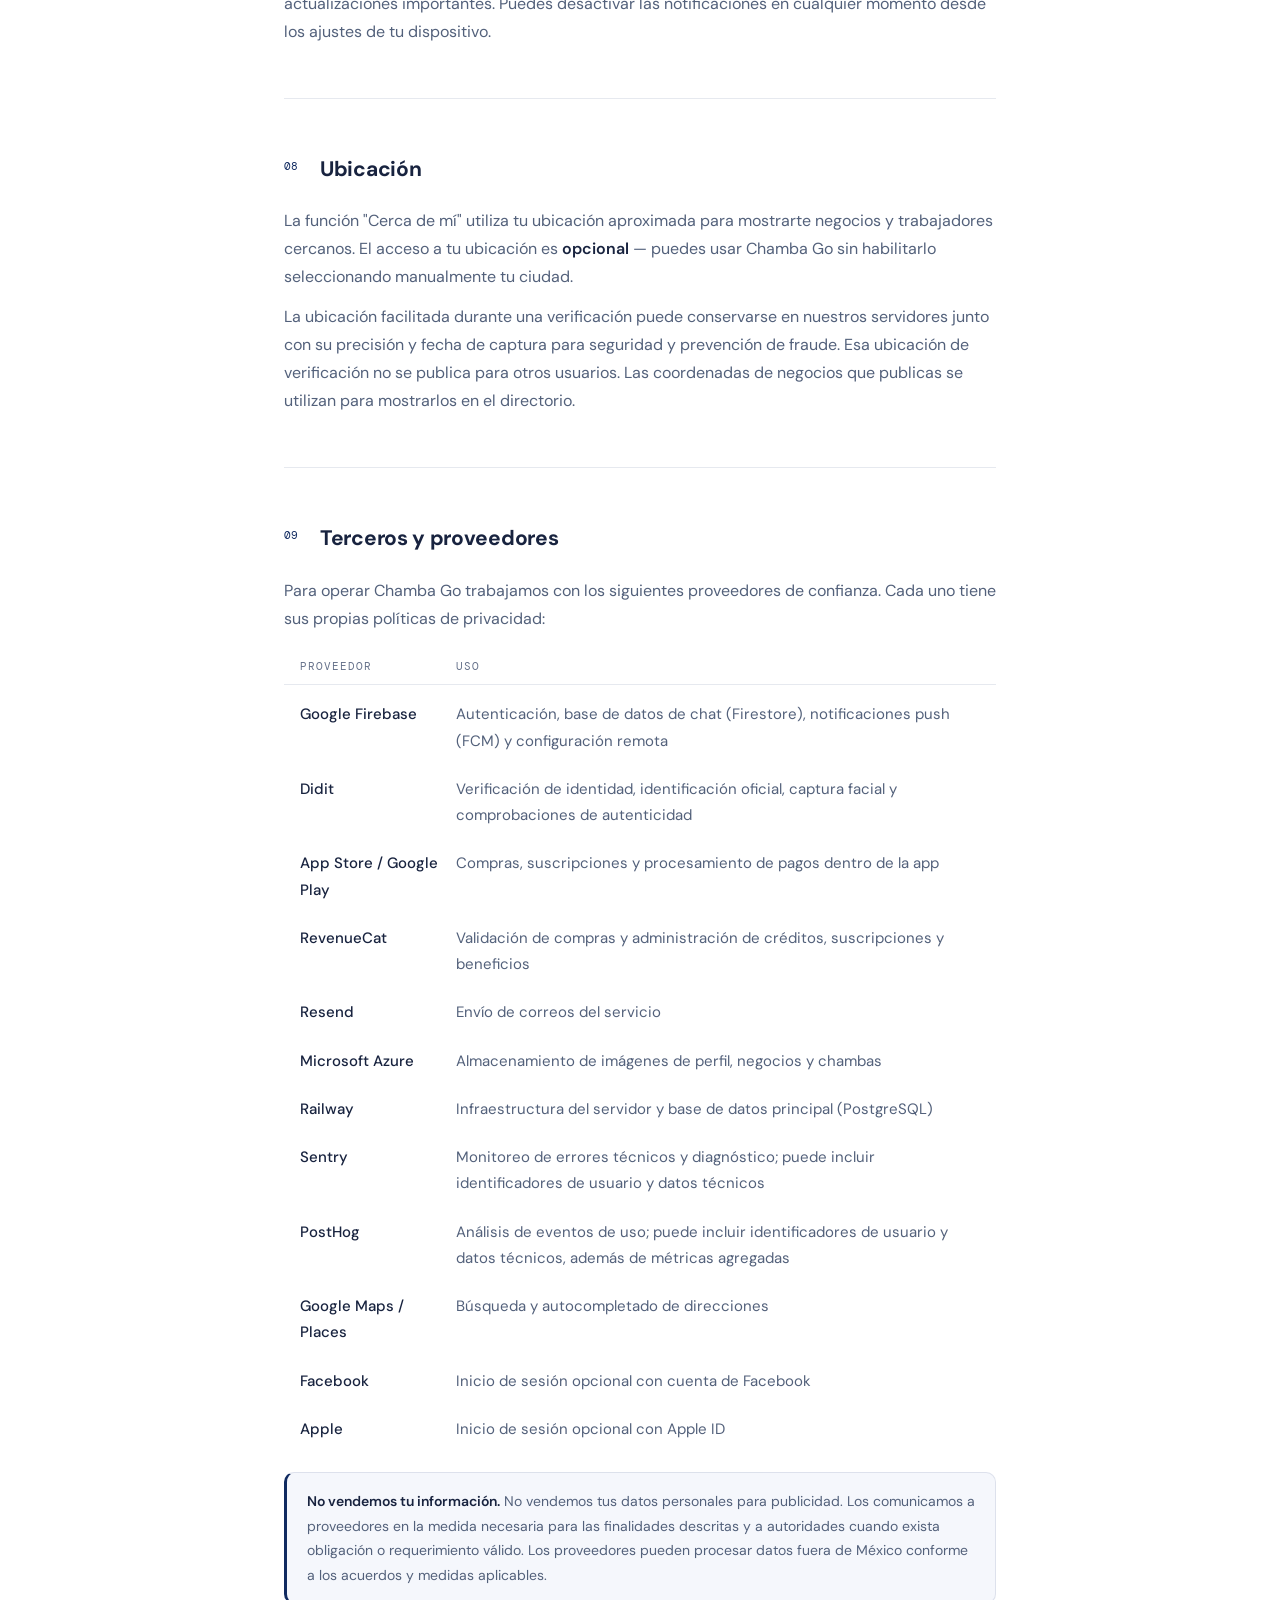
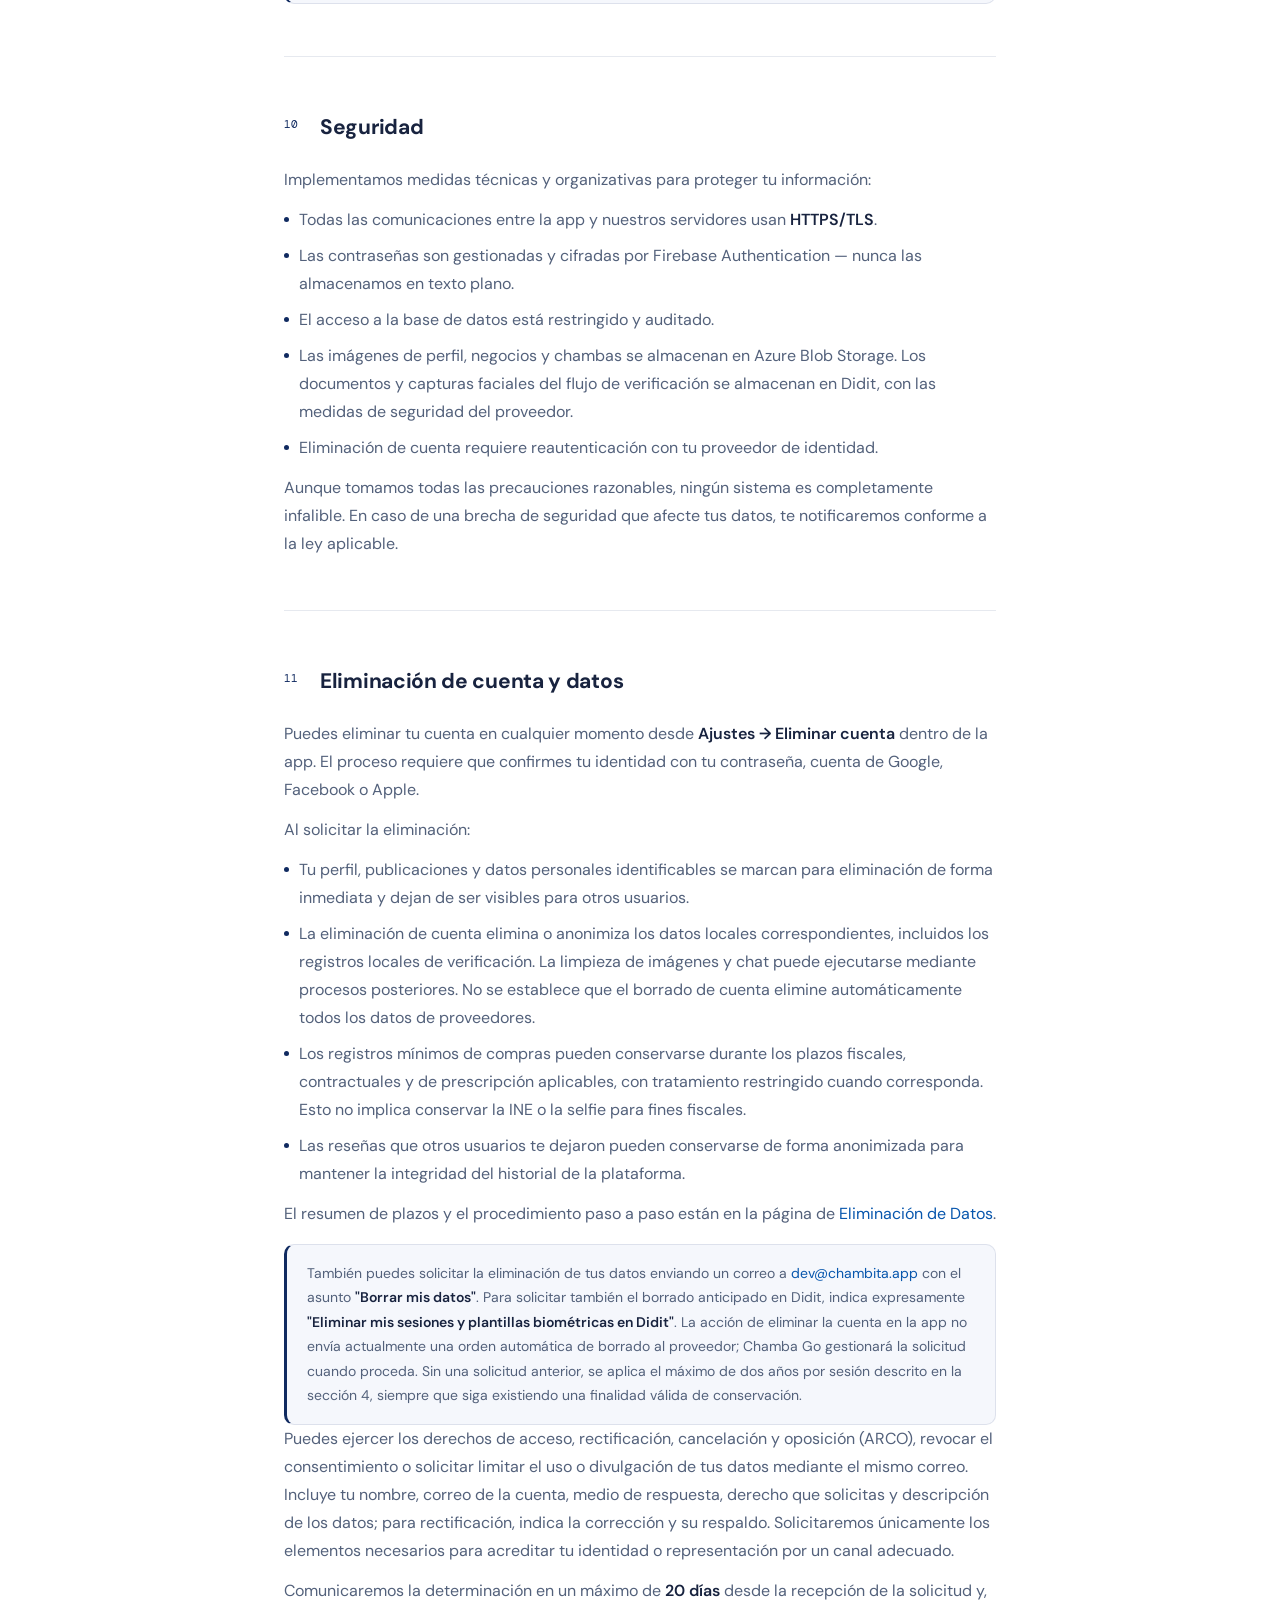
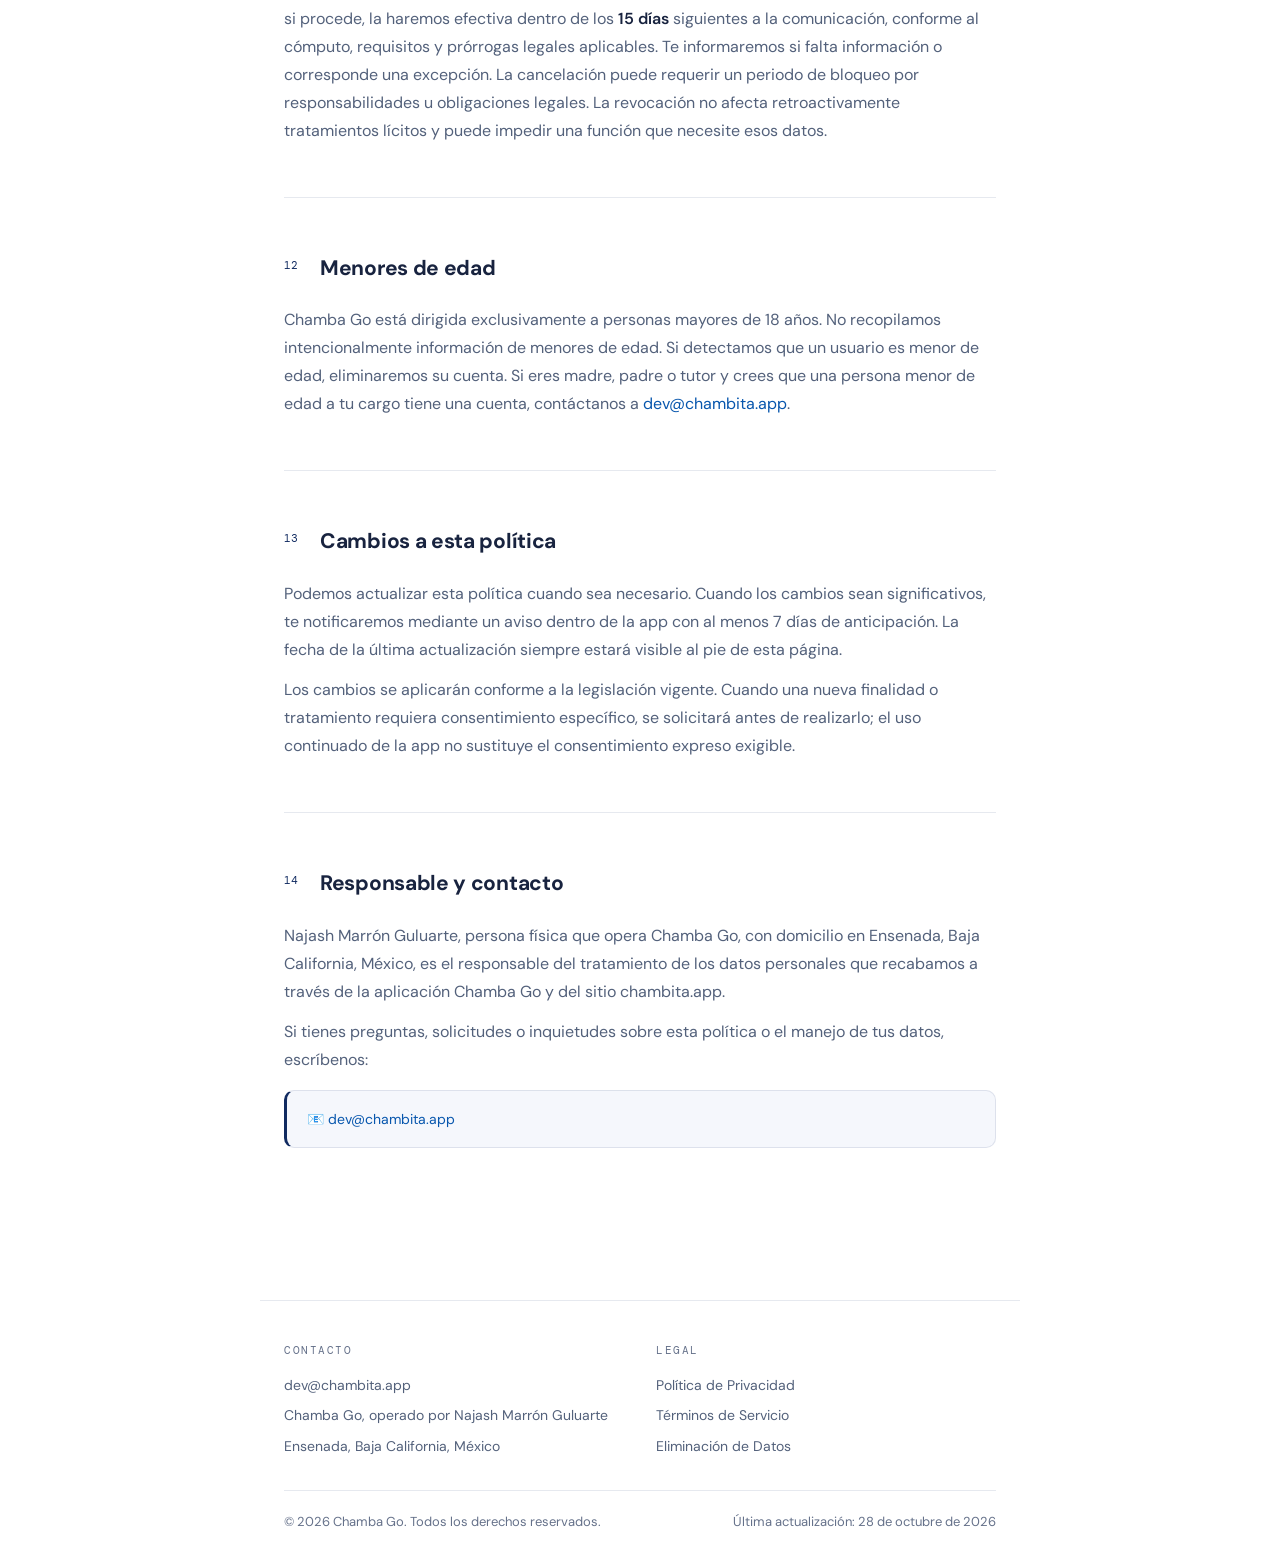
<file: privacy.html>
<!doctype html>
<html lang="es">
<head>
  <meta charset="UTF-8" />
  <meta name="viewport" content="width=device-width, initial-scale=1.0" />
  <title>Política de Privacidad — Chamba Go</title>
  <meta name="description" content="Qué datos recopila Chamba Go, para qué los usa, con qué proveedores los comparte y cómo ejercer tus derechos ARCO." />
  <link rel="canonical" href="https://chambita.app/privacy" />
  <meta name="theme-color" content="#102A60" />
  <link rel="icon" href="/favicon.ico" sizes="any" />
  <link rel="icon" type="image/png" sizes="32x32" href="/assets/images/brand/icon-32.png" />
  <link rel="apple-touch-icon" href="/apple-touch-icon.png" />
  <link rel="manifest" href="/site.webmanifest" />
  <meta property="og:type" content="website" />
  <meta property="og:site_name" content="Chamba Go" />
  <meta property="og:locale" content="es_MX" />
  <meta property="og:url" content="https://chambita.app/privacy" />
  <meta property="og:title" content="Política de Privacidad — Chamba Go" />
  <meta property="og:description" content="Qué datos recopila Chamba Go, para qué los usa, con qué proveedores los comparte y cómo ejercer tus derechos ARCO." />
  <meta property="og:image" content="https://chambita.app/assets/images/og-image.jpg" />
  <meta property="og:image:width" content="1200" />
  <meta property="og:image:height" content="630" />
  <meta property="og:image:alt" content="Chamba Go: trabajo cerca de ti" />
  <meta name="twitter:card" content="summary_large_image" />
  <link rel="preconnect" href="https://fonts.googleapis.com" />
  <link rel="preconnect" href="https://fonts.gstatic.com" crossorigin />
  <link rel="stylesheet" href="/assets/css/base.css" />
  <link rel="stylesheet" href="/assets/css/document-header.css" />
  <link rel="stylesheet" href="/assets/css/documents.css" />
</head>
<body>
  <header class="site-header">
    <a href="/" class="site-header-logo">
      <img src="/assets/images/brand/chambita_logo.png" alt="Chamba Go" />
      <span>Chamba Go</span>
    </a>
    <nav class="site-header-nav">
      <a href="/privacy" class="active">Privacidad</a>
      <a href="/terms">Términos</a>
      <a href="/data-deletion">Eliminación de datos</a>
    </nav>
  </header>
  <div class="page">
    <div class="doc-header">
      <p class="doc-header-eyebrow">Legal</p>
      <h1>Política de Privacidad</h1>
      <p class="doc-header-meta">Última actualización: 28 de octubre de 2026</p>
    </div>
    <nav class="toc">
      <div class="toc-title">Contenido</div>
      <ol>
        <li><a href="#s1"><span class="toc-num">01</span>Información que recopilamos</a></li>
        <li><a href="#s2"><span class="toc-num">02</span>Cómo usamos tu información</a></li>
        <li><a href="#s3"><span class="toc-num">03</span>Inicio de sesión con Google, Facebook y Apple</a></li>
        <li><a href="#s4"><span class="toc-num">04</span>Verificación de identidad</a></li>
        <li><a href="#s5"><span class="toc-num">05</span>Pagos</a></li>
        <li><a href="#s6"><span class="toc-num">06</span>Mensajes y chat</a></li>
        <li><a href="#s7"><span class="toc-num">07</span>Notificaciones push</a></li>
        <li><a href="#s8"><span class="toc-num">08</span>Ubicación</a></li>
        <li><a href="#s9"><span class="toc-num">09</span>Terceros y proveedores</a></li>
        <li><a href="#s10"><span class="toc-num">10</span>Seguridad</a></li>
        <li><a href="#s11"><span class="toc-num">11</span>Eliminación de cuenta y datos</a></li>
        <li><a href="#s12"><span class="toc-num">12</span>Menores de edad</a></li>
        <li><a href="#s13"><span class="toc-num">13</span>Cambios a esta política</a></li>
        <li><a href="#s14"><span class="toc-num">14</span>Responsable y contacto</a></li>
      </ol>
    </nav>
    <div class="section" id="s1">
      <div class="section-header"><span class="section-num">01</span><h2>Información que recopilamos</h2></div>
      <p>Cuando usas Chamba Go recopilamos la siguiente información, siempre con el propósito de brindarte el servicio:</p>
      <ul class="data-list">
        <li><strong>Datos de cuenta:</strong> nombre, apellido, correo electrónico e identificadores de autenticación al registrarte o iniciar sesión con Google, Facebook o Apple; fecha de nacimiento cuando la proporcionas o confirmas.</li>
        <li><strong>Perfil:</strong> foto de perfil, número de teléfono, ciudad de preferencia y biografía — todos opcionales.</li>
        <li><strong>Perfil de trabajador:</strong> oficio(s), tarifa, teléfonos de contacto y descripción profesional.</li>
        <li><strong>Perfil de negocio:</strong> nombre del negocio, giro(s), dirección, código postal, coordenadas geográficas, teléfonos, sitio web y fotografías del local.</li>
        <li><strong>Chambas:</strong> título, descripción, ciudad, oficio, imágenes y tarifa de las publicaciones que creas.</li>
        <li><strong>Aplicaciones:</strong> registro de chambas a las que aplicas o que recibes.</li>
        <li><strong>Reseñas:</strong> calificaciones y comentarios que escribes o recibes.</li>
        <li><strong>Mensajes:</strong> contenido de las conversaciones dentro de la app.</li>
        <li><strong>Verificación de identidad:</strong> identificación oficial admitida (como INE o licencia), selfie o captura facial y datos biométricos procesados por Didit — solo cuando solicitas verificarte voluntariamente. Chamba Go conserva datos derivados y el resultado, conforme a la sección 4.</li>
        <li><strong>Datos de uso:</strong> eventos de navegación y comportamiento, identificadores de usuario, datos del dispositivo y registros de diagnóstico para mejorar la experiencia y atender errores.</li>
        <li><strong>Token de dispositivo:</strong> identificador para envío de notificaciones push.</li>
      </ul>
    </div>
    <hr />
    <div class="section" id="s2">
      <div class="section-header"><span class="section-num">02</span><h2>Cómo usamos tu información</h2></div>
      <ul class="data-list">
        <li>Crear y gestionar tu cuenta.</li>
        <li>Conectar empleadores con trabajadores y negocios en tu zona.</li>
        <li>Mostrar tu perfil público cuando aplicas o publicas una chamba, incluidos los teléfonos de contacto que decidas mostrar.</li>
        <li>Validar compras de publicaciones y verificación realizadas mediante App Store o Google Play, y administrar créditos y suscripciones con RevenueCat.</li>
        <li>Enviarte notificaciones sobre chambas, aplicaciones y mensajes.</li>
        <li>Verificar tu identidad cuando lo solicitas.</li>
        <li>Moderar contenido para mantener la plataforma segura.</li>
        <li>Detectar y prevenir fraudes, suplantación, cuentas duplicadas o abusos.</li>
        <li>Mejorar la app con base en métricas de uso agregadas.</li>
        <li>Responder tus solicitudes de soporte.</li>
      </ul>
    </div>
    <hr />
    <div class="section" id="s3">
      <div class="section-header"><span class="section-num">03</span><h2>Inicio de sesión con Google, Facebook y Apple</h2></div>
      <p>Si usas un proveedor externo para iniciar sesión, recopilamos el nombre, correo electrónico e identificadores de autenticación que ese proveedor nos comparte con tu autorización. No accedemos a tus contactos, publicaciones ni historial de búsqueda para autenticar tu cuenta.</p>
      <p>Puedes revocar el acceso de Chamba Go desde la configuración de seguridad de Google, Facebook o Apple en cualquier momento.</p>
    </div>
    <hr />
    <div class="section" id="s4">
      <div class="section-header"><span class="section-num">04</span><h2>Verificación de identidad</h2></div>
      <p>La verificación de identidad es <strong>completamente voluntaria</strong> y se realiza mediante <strong>Didit</strong>. Si decides verificarte, el proveedor captura y procesa tu identificación oficial admitida (como INE o licencia), selfie o captura facial y datos biométricos para comprobar autenticidad, presencia y coincidencia de identidad, y detectar suplantación o cuentas duplicadas. Puede realizar comprobaciones automatizadas y revisión adicional cuando corresponda.</p>
    <p>En este flujo, las imágenes de identificación y capturas faciales se almacenan en Didit, no como documentos de verificación en Azure o PostgreSQL de Chamba Go. Didit actúa como encargado del tratamiento por cuenta de Chamba Go para la verificación solicitada. La contratación del proveedor no elimina las obligaciones legales de Chamba Go respecto de tus datos.</p>
    <p>Chamba Go conserva el resultado y determinados datos derivados: nombre y apellidos verificados, fecha de nacimiento, tipo y país del documento, últimos cuatro caracteres de su número cuando están disponibles, resultado de comprobación del registro cuando corresponda, estado, motivo o puntuación de decisión, identificadores de sesión y fechas. También puede conservar IP, información técnica y ubicación facilitada durante el proceso. Estos datos siguen siendo datos personales. Los documentos y la biometría no se muestran en el perfil público.</p>
      <p>Los datos de cada sesión de verificación en Didit, incluidas las imágenes de identificación, selfies y la plantilla biométrica asociada, se conservan durante un <strong>máximo de dos años desde la creación de la sesión</strong>, para atender aclaraciones, mantener evidencia del proceso y detectar duplicados o suplantación durante una ventana limitada. Al vencer ese periodo se elimina la sesión y su plantilla biométrica; no se configura conservación separada de la plantilla después del borrado de la sesión. Procederá su eliminación antes cuando dejen de ser necesarios o corresponda atender una solicitud de cancelación, considerando las obligaciones legales de conservación o bloqueo aplicables.</p>
    <p>El plazo de dos años es la política de conservación de estas sesiones, no un plazo obligatorio general establecido por la legislación mexicana ni un plazo aplicable a todos los datos de Chamba Go. Los datos derivados almacenados en Chamba Go se conservan mientras sean necesarios para la cuenta y las finalidades informadas, y se eliminan al borrar la cuenta, salvo registros mínimos sujetos a obligaciones legales.</p>
    <p>Antes de la captura se debe proporcionar la información de privacidad y recabar el consentimiento requerido, incluido el aplicable al tratamiento biométrico. Puedes solicitar aclaración o revisión del resultado mediante el contacto de esta política. Didit informa que procesa los datos por defecto en la Unión Europea, con tratamientos internacionales conforme al servicio contratado. Consulta su <a href="https://didit.me/terms/privacy-policy/" target="_blank" rel="noopener noreferrer">política de privacidad</a>. Los registros técnicos o de auditoría del proveedor pueden tener plazos separados de los datos de la sesión.</p>
    </div>
    <hr />
    <div class="section" id="s5">
      <div class="section-header"><span class="section-num">05</span><h2>Pagos</h2></div>
      <p>Las compras dentro de la app son procesadas por <strong>App Store o Google Play</strong>. <strong>RevenueCat</strong> se utiliza para validar transacciones y administrar créditos, suscripciones y beneficios. Chamba Go no almacena el número completo ni el código de seguridad de tu tarjeta de crédito o débito; los datos de pago que proporcionas a la tienda son tratados por Apple o Google.</p>
      <p>Conservamos registros de compras (producto, monto, moneda, fecha, referencia, estado y vigencia) para entregar los beneficios, prestar soporte y cumplir obligaciones legales. La suscripción mensual se renueva automáticamente hasta su cancelación; el pago único de verificación por 30 días y las compras consumibles de publicaciones no se renuevan. La eliminación de la cuenta o de la app no cancela automáticamente la suscripción: debes gestionarla en la tienda correspondiente.</p>
    </div>
    <hr />
    <div class="section" id="s6">
      <div class="section-header"><span class="section-num">06</span><h2>Mensajes y chat</h2></div>
      <p>Los mensajes entre usuarios se almacenan en <strong>Firebase Firestore</strong> (Google). El contenido de los mensajes es accesible para los participantes de la conversación y para el equipo de Chamba Go en caso de reportes de abuso o investigaciones de seguridad.</p>
      <p>No vendemos ni compartimos el contenido de tus mensajes con terceros para fines publicitarios.</p>
    </div>
    <hr />
    <div class="section" id="s7">
      <div class="section-header"><span class="section-num">07</span><h2>Notificaciones push</h2></div>
      <p>Si otorgas permiso, almacenamos un token de dispositivo (FCM Token) para enviarte notificaciones sobre nuevas chambas de tu oficio, aplicaciones recibidas, mensajes y actualizaciones importantes. Puedes desactivar las notificaciones en cualquier momento desde los ajustes de tu dispositivo.</p>
    </div>
    <hr />
    <div class="section" id="s8">
      <div class="section-header"><span class="section-num">08</span><h2>Ubicación</h2></div>
      <p>La función "Cerca de mí" utiliza tu ubicación aproximada para mostrarte negocios y trabajadores cercanos. El acceso a tu ubicación es <strong>opcional</strong> — puedes usar Chamba Go sin habilitarlo seleccionando manualmente tu ciudad.</p>
      <p>La ubicación facilitada durante una verificación puede conservarse en nuestros servidores junto con su precisión y fecha de captura para seguridad y prevención de fraude. Esa ubicación de verificación no se publica para otros usuarios. Las coordenadas de negocios que publicas se utilizan para mostrarlos en el directorio.</p>
    </div>
    <hr />
    <div class="section" id="s9">
      <div class="section-header"><span class="section-num">09</span><h2>Terceros y proveedores</h2></div>
      <p>Para operar Chamba Go trabajamos con los siguientes proveedores de confianza. Cada uno tiene sus propias políticas de privacidad:</p>
      <div class="providers">
        <div class="providers-header"><span>Proveedor</span><span>Uso</span></div>
        <div class="provider-row"><span class="provider-name">Google Firebase</span><span class="provider-role">Autenticación, base de datos de chat (Firestore), notificaciones push (FCM) y configuración remota</span></div>
        <div class="provider-row"><span class="provider-name">Didit</span><span class="provider-role">Verificación de identidad, identificación oficial, captura facial y comprobaciones de autenticidad</span></div>
      <div class="provider-row"><span class="provider-name">App Store / Google Play</span><span class="provider-role">Compras, suscripciones y procesamiento de pagos dentro de la app</span></div>
      <div class="provider-row"><span class="provider-name">RevenueCat</span><span class="provider-role">Validación de compras y administración de créditos, suscripciones y beneficios</span></div>
      <div class="provider-row"><span class="provider-name">Resend</span><span class="provider-role">Envío de correos del servicio</span></div>
        <div class="provider-row"><span class="provider-name">Microsoft Azure</span><span class="provider-role">Almacenamiento de imágenes de perfil, negocios y chambas</span></div>
        <div class="provider-row"><span class="provider-name">Railway</span><span class="provider-role">Infraestructura del servidor y base de datos principal (PostgreSQL)</span></div>
        <div class="provider-row"><span class="provider-name">Sentry</span><span class="provider-role">Monitoreo de errores técnicos y diagnóstico; puede incluir identificadores de usuario y datos técnicos</span></div>
        <div class="provider-row"><span class="provider-name">PostHog</span><span class="provider-role">Análisis de eventos de uso; puede incluir identificadores de usuario y datos técnicos, además de métricas agregadas</span></div>
        <div class="provider-row"><span class="provider-name">Google Maps / Places</span><span class="provider-role">Búsqueda y autocompletado de direcciones</span></div>
        <div class="provider-row"><span class="provider-name">Facebook</span><span class="provider-role">Inicio de sesión opcional con cuenta de Facebook</span></div>
        <div class="provider-row"><span class="provider-name">Apple</span><span class="provider-role">Inicio de sesión opcional con Apple ID</span></div>
      </div>
      <div class="callout spaced-top-md">
        <p><strong>No vendemos tu información.</strong> No vendemos tus datos personales para publicidad. Los comunicamos a proveedores en la medida necesaria para las finalidades descritas y a autoridades cuando exista obligación o requerimiento válido. Los proveedores pueden procesar datos fuera de México conforme a los acuerdos y medidas aplicables.</p>
      </div>
    </div>
    <hr />
    <div class="section" id="s10">
      <div class="section-header"><span class="section-num">10</span><h2>Seguridad</h2></div>
      <p>Implementamos medidas técnicas y organizativas para proteger tu información:</p>
      <ul class="data-list">
        <li>Todas las comunicaciones entre la app y nuestros servidores usan <strong>HTTPS/TLS</strong>.</li>
        <li>Las contraseñas son gestionadas y cifradas por Firebase Authentication — nunca las almacenamos en texto plano.</li>
        <li>El acceso a la base de datos está restringido y auditado.</li>
        <li>Las imágenes de perfil, negocios y chambas se almacenan en Azure Blob Storage. Los documentos y capturas faciales del flujo de verificación se almacenan en Didit, con las medidas de seguridad del proveedor.</li>
        <li>Eliminación de cuenta requiere reautenticación con tu proveedor de identidad.</li>
      </ul>
      <p class="spaced-top">Aunque tomamos todas las precauciones razonables, ningún sistema es completamente infalible. En caso de una brecha de seguridad que afecte tus datos, te notificaremos conforme a la ley aplicable.</p>
    </div>
    <hr />
    <div class="section" id="s11">
      <div class="section-header"><span class="section-num">11</span><h2>Eliminación de cuenta y datos</h2></div>
      <p>Puedes eliminar tu cuenta en cualquier momento desde <strong>Ajustes → Eliminar cuenta</strong> dentro de la app. El proceso requiere que confirmes tu identidad con tu contraseña, cuenta de Google, Facebook o Apple.</p>
      <p>Al solicitar la eliminación:</p>
      <ul class="data-list">
        <li>Tu perfil, publicaciones y datos personales identificables se marcan para eliminación de forma inmediata y dejan de ser visibles para otros usuarios.</li>
        <li>La eliminación de cuenta elimina o anonimiza los datos locales correspondientes, incluidos los registros locales de verificación. La limpieza de imágenes y chat puede ejecutarse mediante procesos posteriores. No se establece que el borrado de cuenta elimine automáticamente todos los datos de proveedores.</li>
        <li>Los registros mínimos de compras pueden conservarse durante los plazos fiscales, contractuales y de prescripción aplicables, con tratamiento restringido cuando corresponda. Esto no implica conservar la INE o la selfie para fines fiscales.</li>
        <li>Las reseñas que otros usuarios te dejaron pueden conservarse de forma anonimizada para mantener la integridad del historial de la plataforma.</li>
      </ul>
      <p class="spaced-top">El resumen de plazos y el procedimiento paso a paso están en la página de <a href="/data-deletion">Eliminación de Datos</a>.</p>
      <div class="callout">
        <p>También puedes solicitar la eliminación de tus datos enviando un correo a <a href="mailto:dev@chambita.app">dev@chambita.app</a> con el asunto <strong>"Borrar mis datos"</strong>. Para solicitar también el borrado anticipado en Didit, indica expresamente <strong>"Eliminar mis sesiones y plantillas biométricas en Didit"</strong>. La acción de eliminar la cuenta en la app no envía actualmente una orden automática de borrado al proveedor; Chamba Go gestionará la solicitud cuando proceda. Sin una solicitud anterior, se aplica el máximo de dos años por sesión descrito en la sección 4, siempre que siga existiendo una finalidad válida de conservación.</p>
      </div>
      <p>Puedes ejercer los derechos de acceso, rectificación, cancelación y oposición (ARCO), revocar el consentimiento o solicitar limitar el uso o divulgación de tus datos mediante el mismo correo. Incluye tu nombre, correo de la cuenta, medio de respuesta, derecho que solicitas y descripción de los datos; para rectificación, indica la corrección y su respaldo. Solicitaremos únicamente los elementos necesarios para acreditar tu identidad o representación por un canal adecuado.</p>
    <p>Comunicaremos la determinación en un máximo de <strong>20 días</strong> desde la recepción de la solicitud y, si procede, la haremos efectiva dentro de los <strong>15 días</strong> siguientes a la comunicación, conforme al cómputo, requisitos y prórrogas legales aplicables. Te informaremos si falta información o corresponde una excepción. La cancelación puede requerir un periodo de bloqueo por responsabilidades u obligaciones legales. La revocación no afecta retroactivamente tratamientos lícitos y puede impedir una función que necesite esos datos.</p>
  </div>
    <hr />
    <div class="section" id="s12">
      <div class="section-header"><span class="section-num">12</span><h2>Menores de edad</h2></div>
      <p>Chamba Go está dirigida exclusivamente a personas mayores de 18 años. No recopilamos intencionalmente información de menores de edad. Si detectamos que un usuario es menor de edad, eliminaremos su cuenta. Si eres madre, padre o tutor y crees que una persona menor de edad a tu cargo tiene una cuenta, contáctanos a <a href="mailto:dev@chambita.app">dev@chambita.app</a>.</p>
    </div>
    <hr />
    <div class="section" id="s13">
      <div class="section-header"><span class="section-num">13</span><h2>Cambios a esta política</h2></div>
      <p>Podemos actualizar esta política cuando sea necesario. Cuando los cambios sean significativos, te notificaremos mediante un aviso dentro de la app con al menos 7 días de anticipación. La fecha de la última actualización siempre estará visible al pie de esta página.</p>
      <p>Los cambios se aplicarán conforme a la legislación vigente. Cuando una nueva finalidad o tratamiento requiera consentimiento específico, se solicitará antes de realizarlo; el uso continuado de la app no sustituye el consentimiento expreso exigible.</p>
    </div>
    <hr />
    <div class="section" id="s14">
      <div class="section-header"><span class="section-num">14</span><h2>Responsable y contacto</h2></div>
      <p>Najash Marrón Guluarte, persona física que opera Chamba Go, con domicilio en Ensenada, Baja California, México, es el responsable del tratamiento de los datos personales que recabamos a través de la aplicación Chamba Go y del sitio chambita.app.</p>
      <p>Si tienes preguntas, solicitudes o inquietudes sobre esta política o el manejo de tus datos, escríbenos:</p>
      <div class="callout">
        <p>📧 <a href="mailto:dev@chambita.app">dev@chambita.app</a></p>
      </div>
    </div>
  </div>
  <footer class="site-footer">
    <div class="site-footer-cols">
      <div class="site-footer-col">
        <p class="site-footer-title">Contacto</p>
        <a href="mailto:dev@chambita.app">dev@chambita.app</a>
        <span>Chamba Go, operado por Najash Marrón Guluarte</span>
        <span>Ensenada, Baja California, México</span>
      </div>
      <div class="site-footer-col">
        <p class="site-footer-title">Legal</p>
        <a href="/privacy">Política de Privacidad</a>
        <a href="/terms">Términos de Servicio</a>
        <a href="/data-deletion">Eliminación de Datos</a>
      </div>
    </div>
    <div class="site-footer-bottom">
      <p>© 2026 Chamba Go. Todos los derechos reservados.</p>
      <p>Última actualización: 28 de octubre de 2026</p>
    </div>
  </footer>
</body>
</html>
</file>
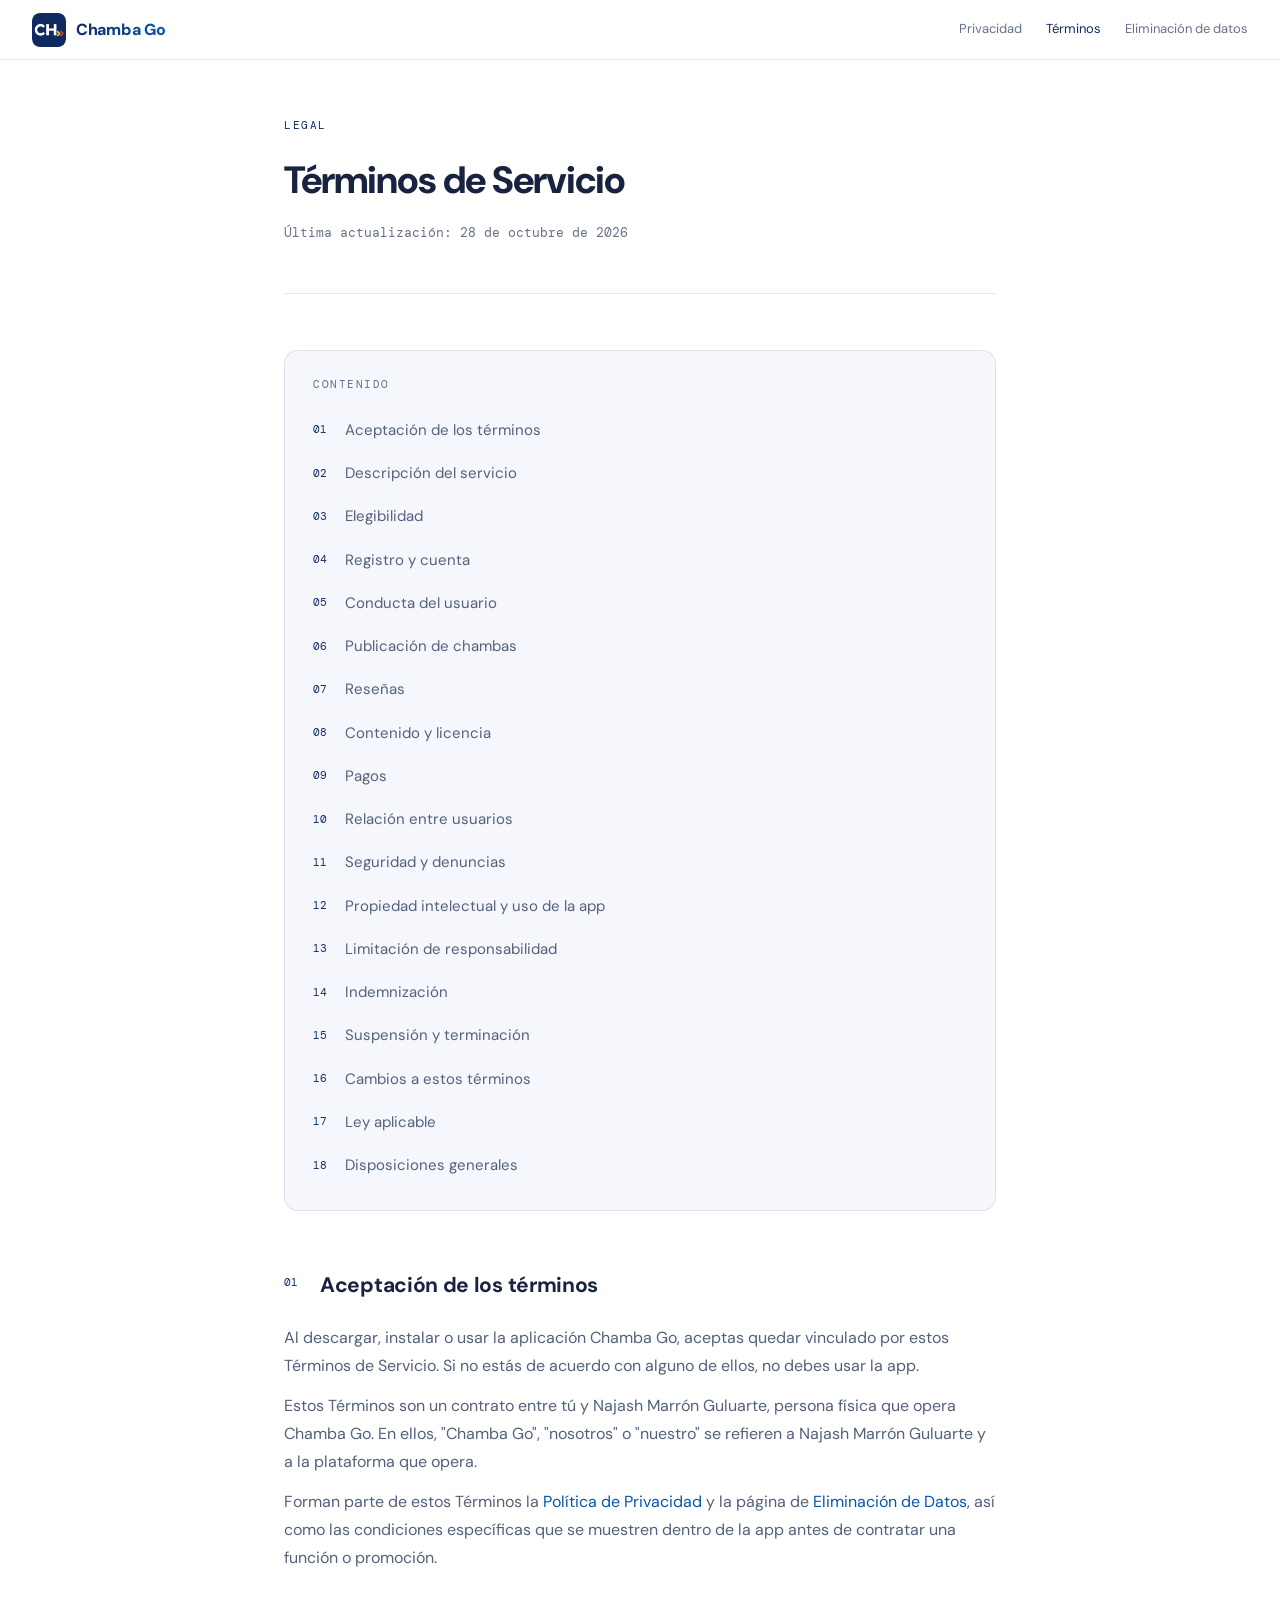
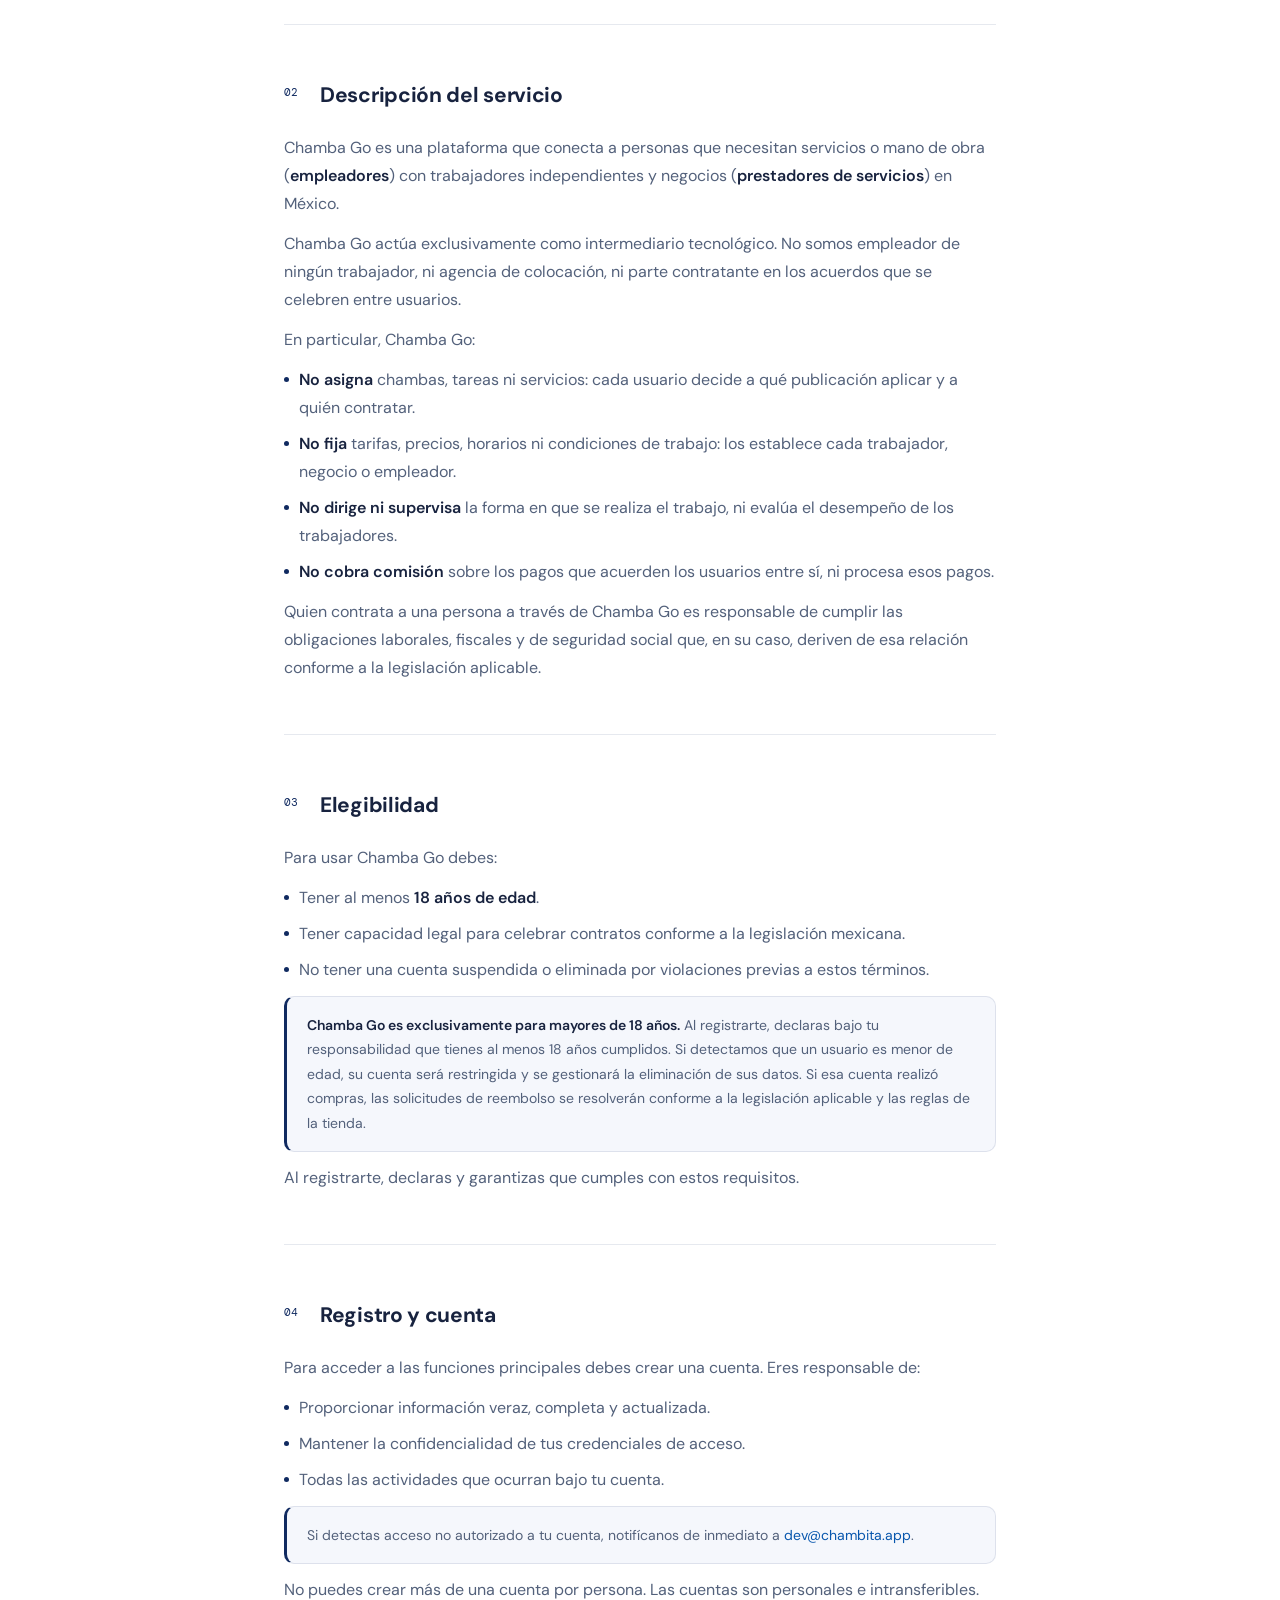
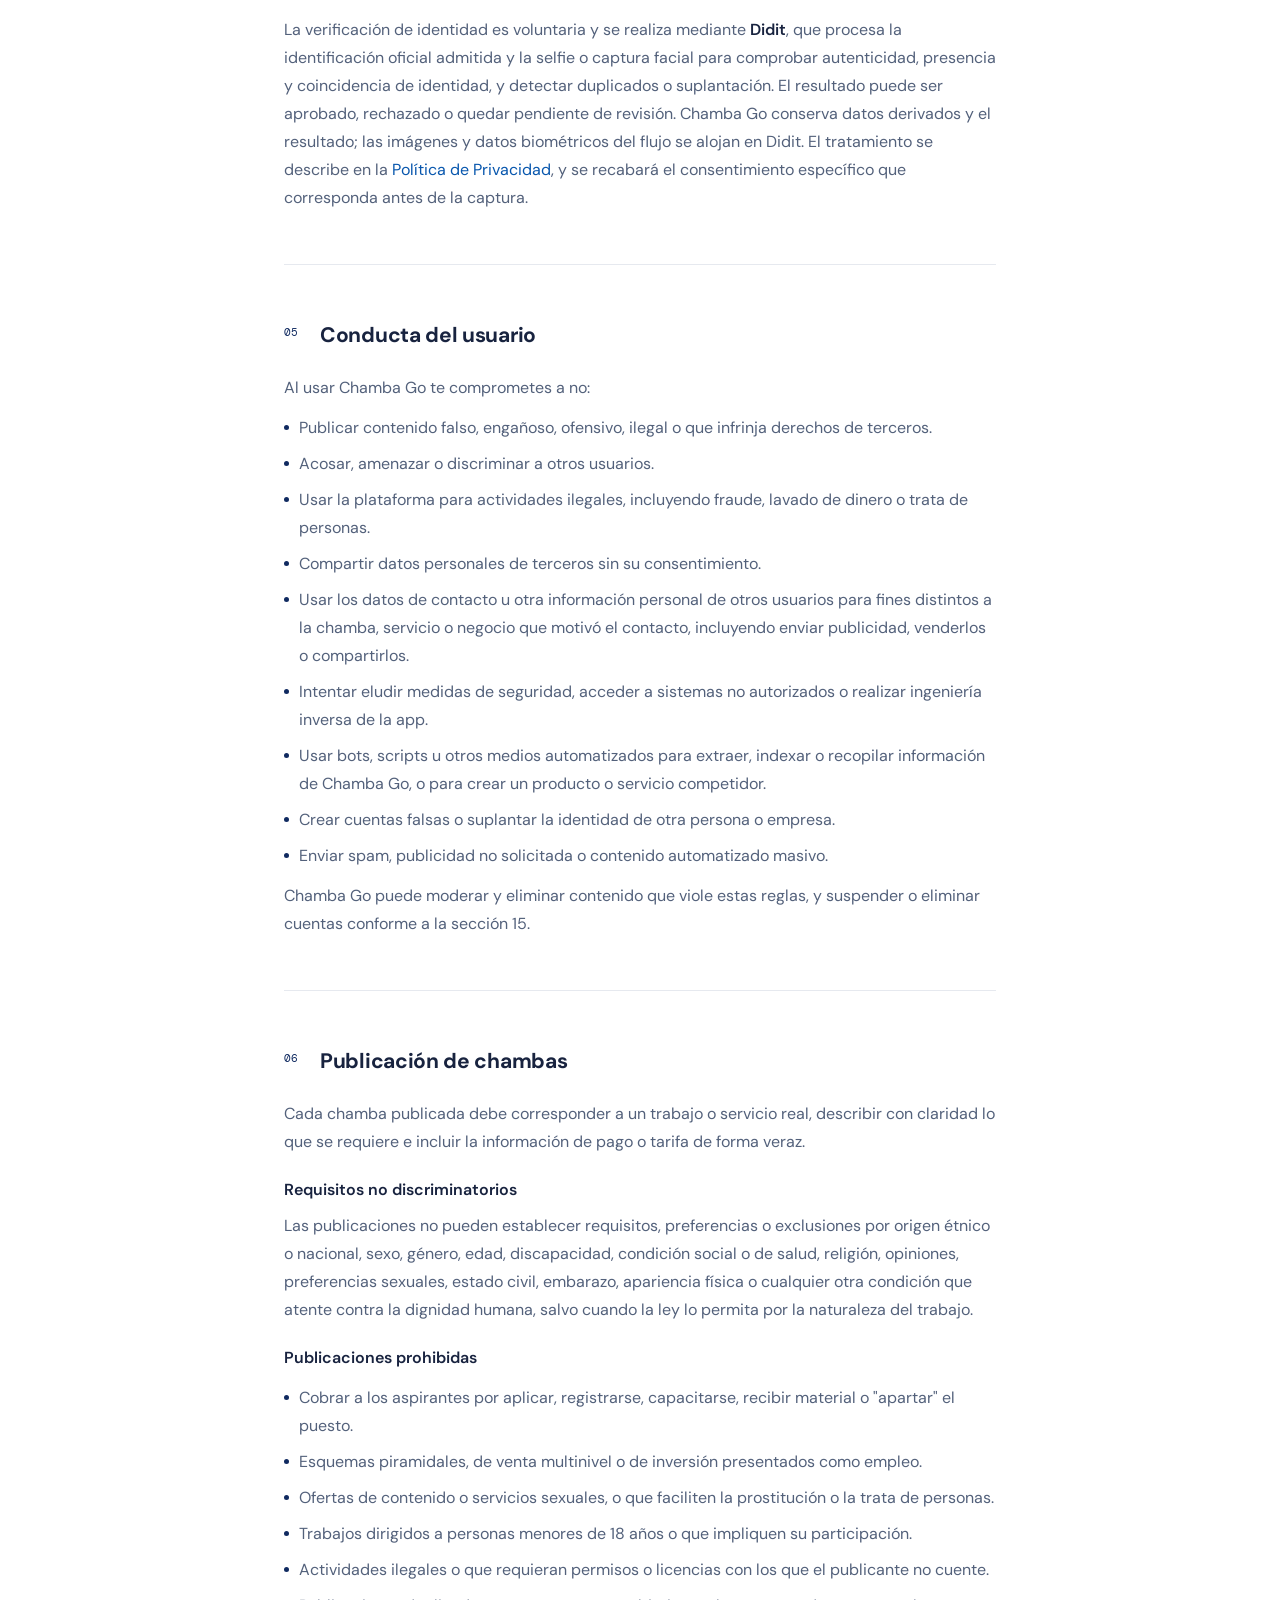
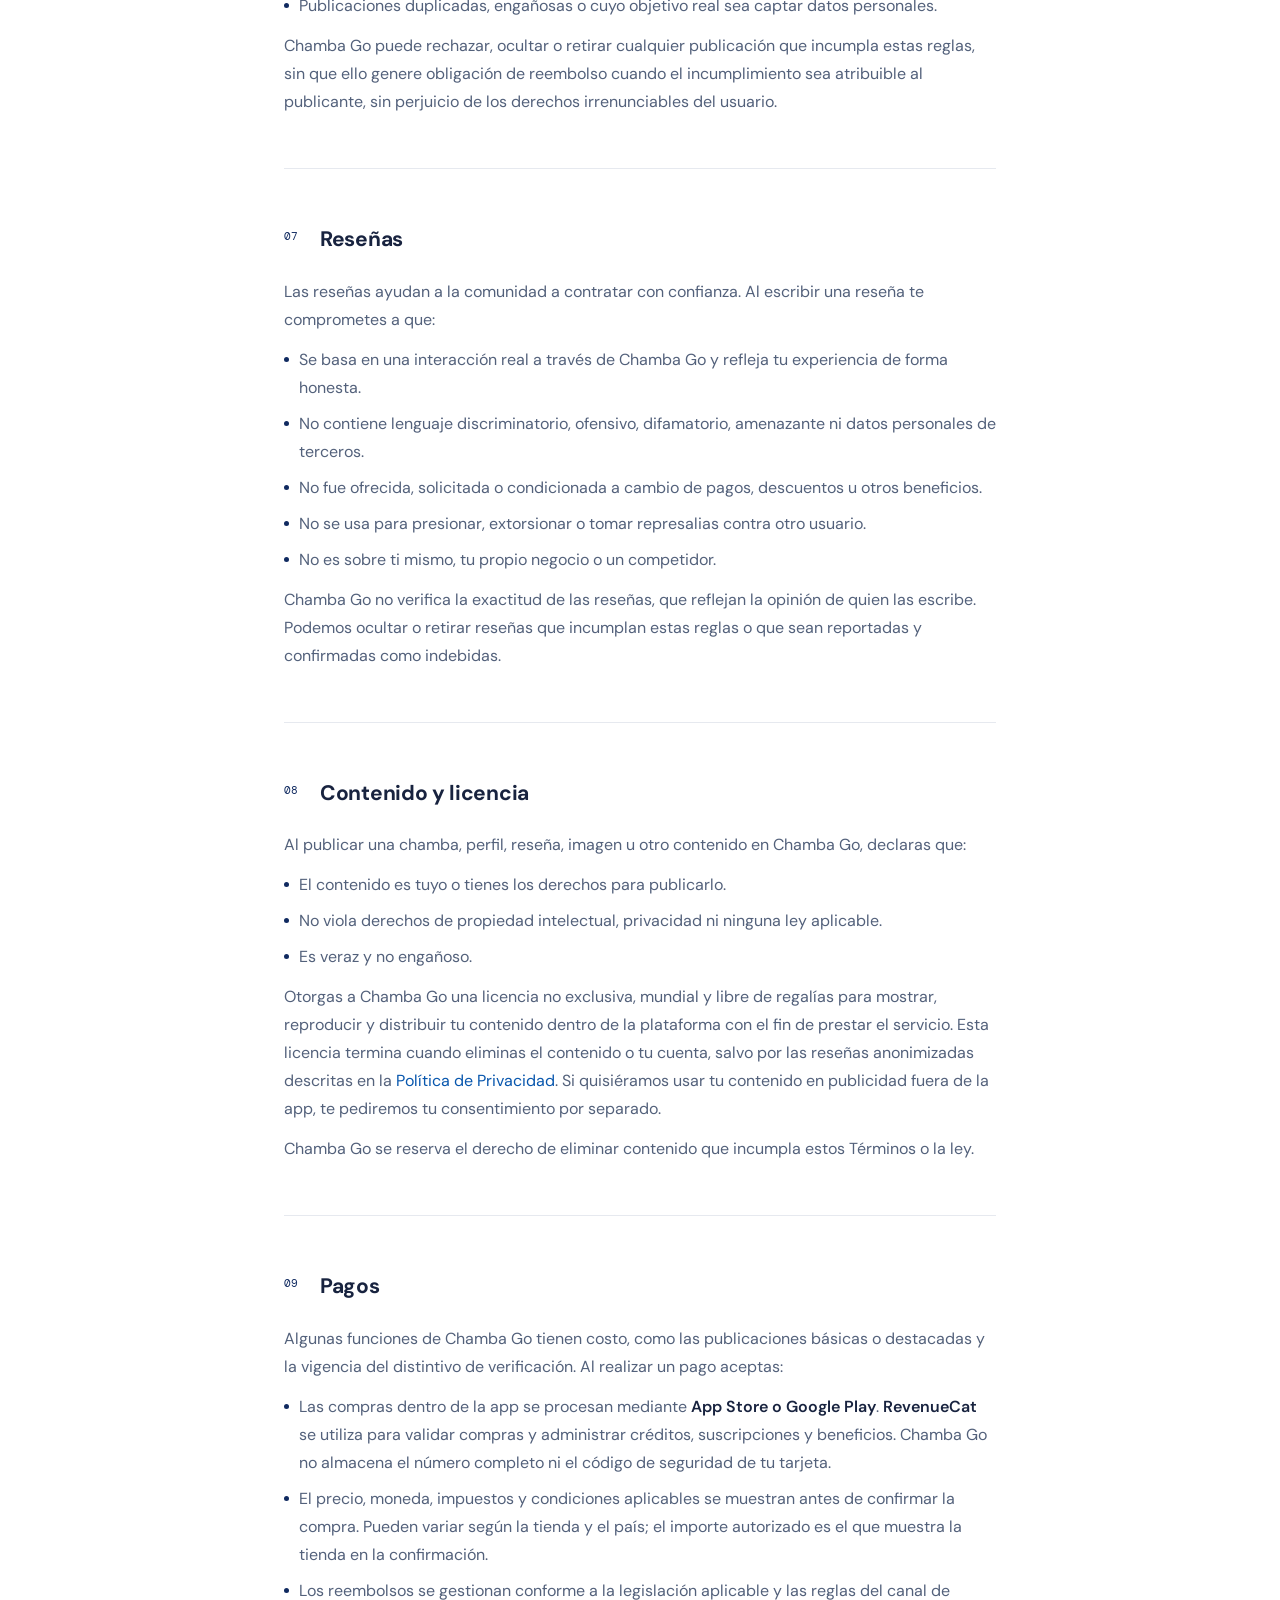
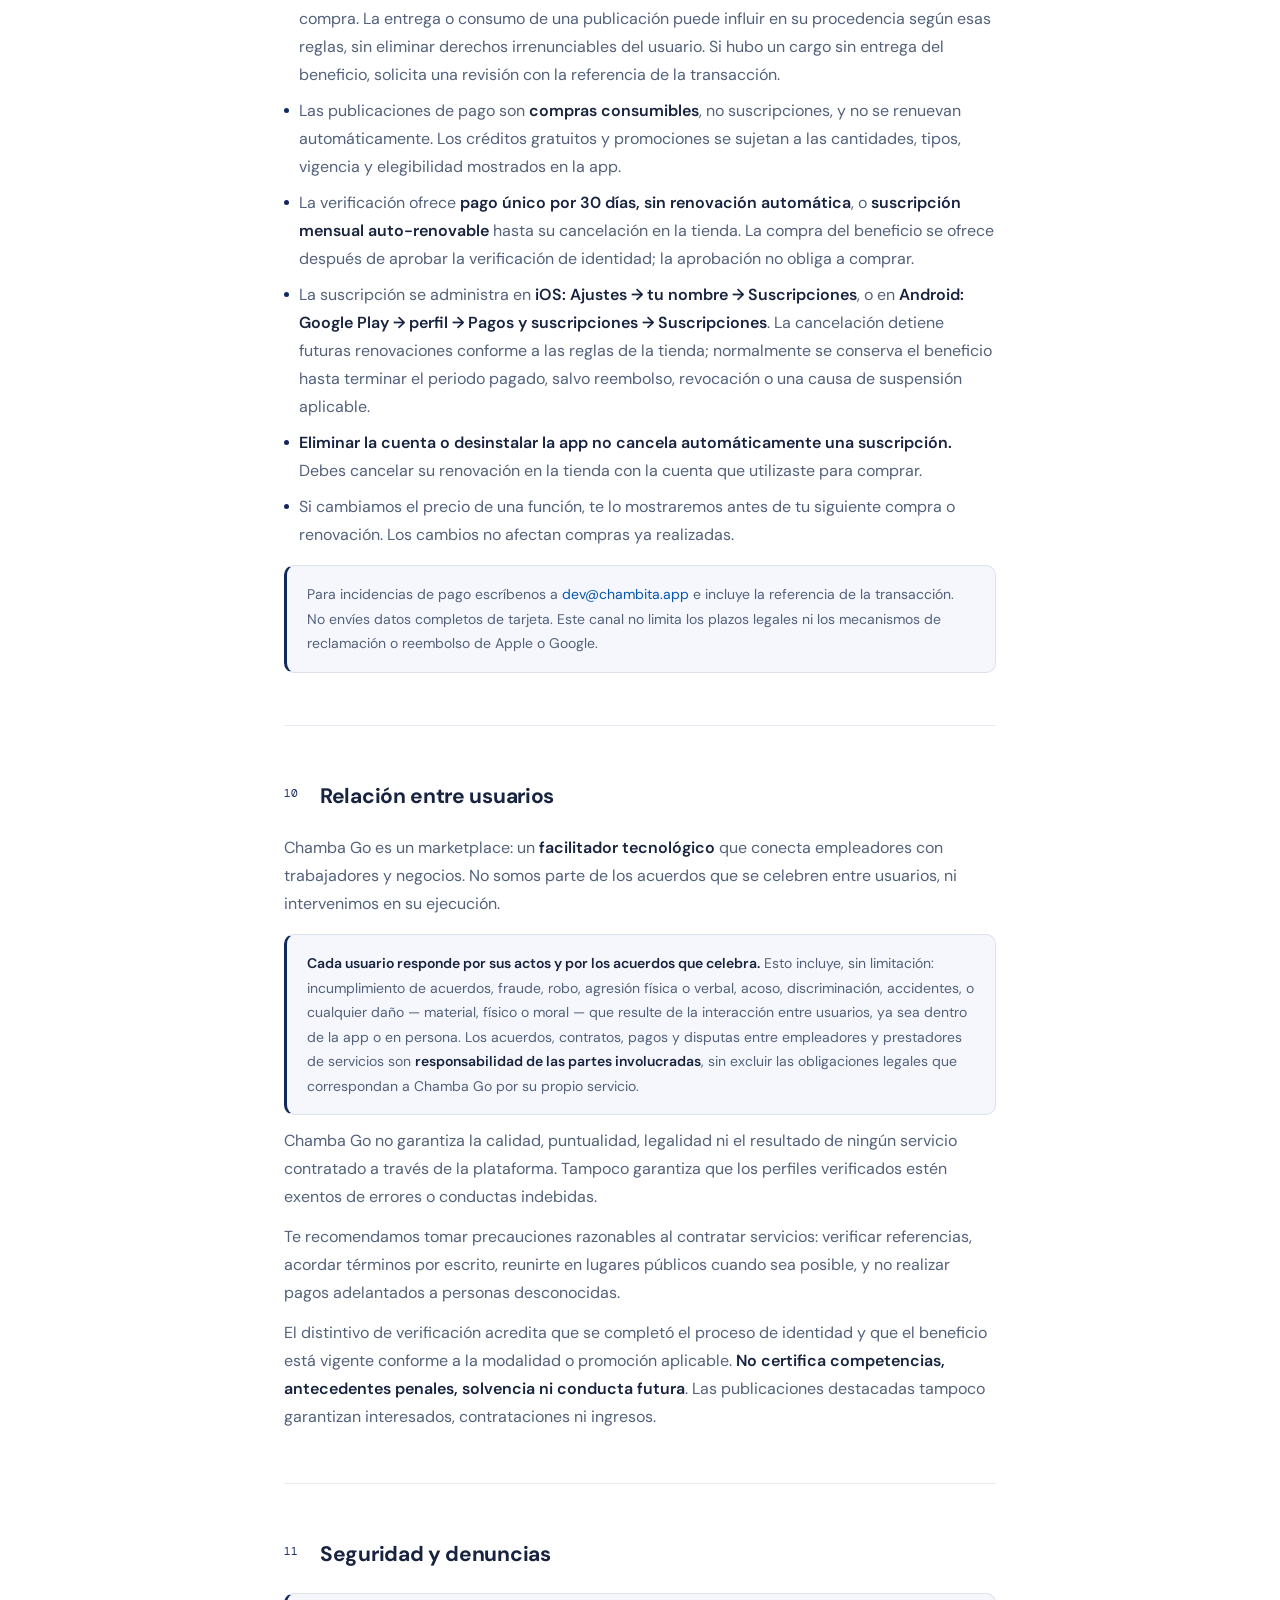
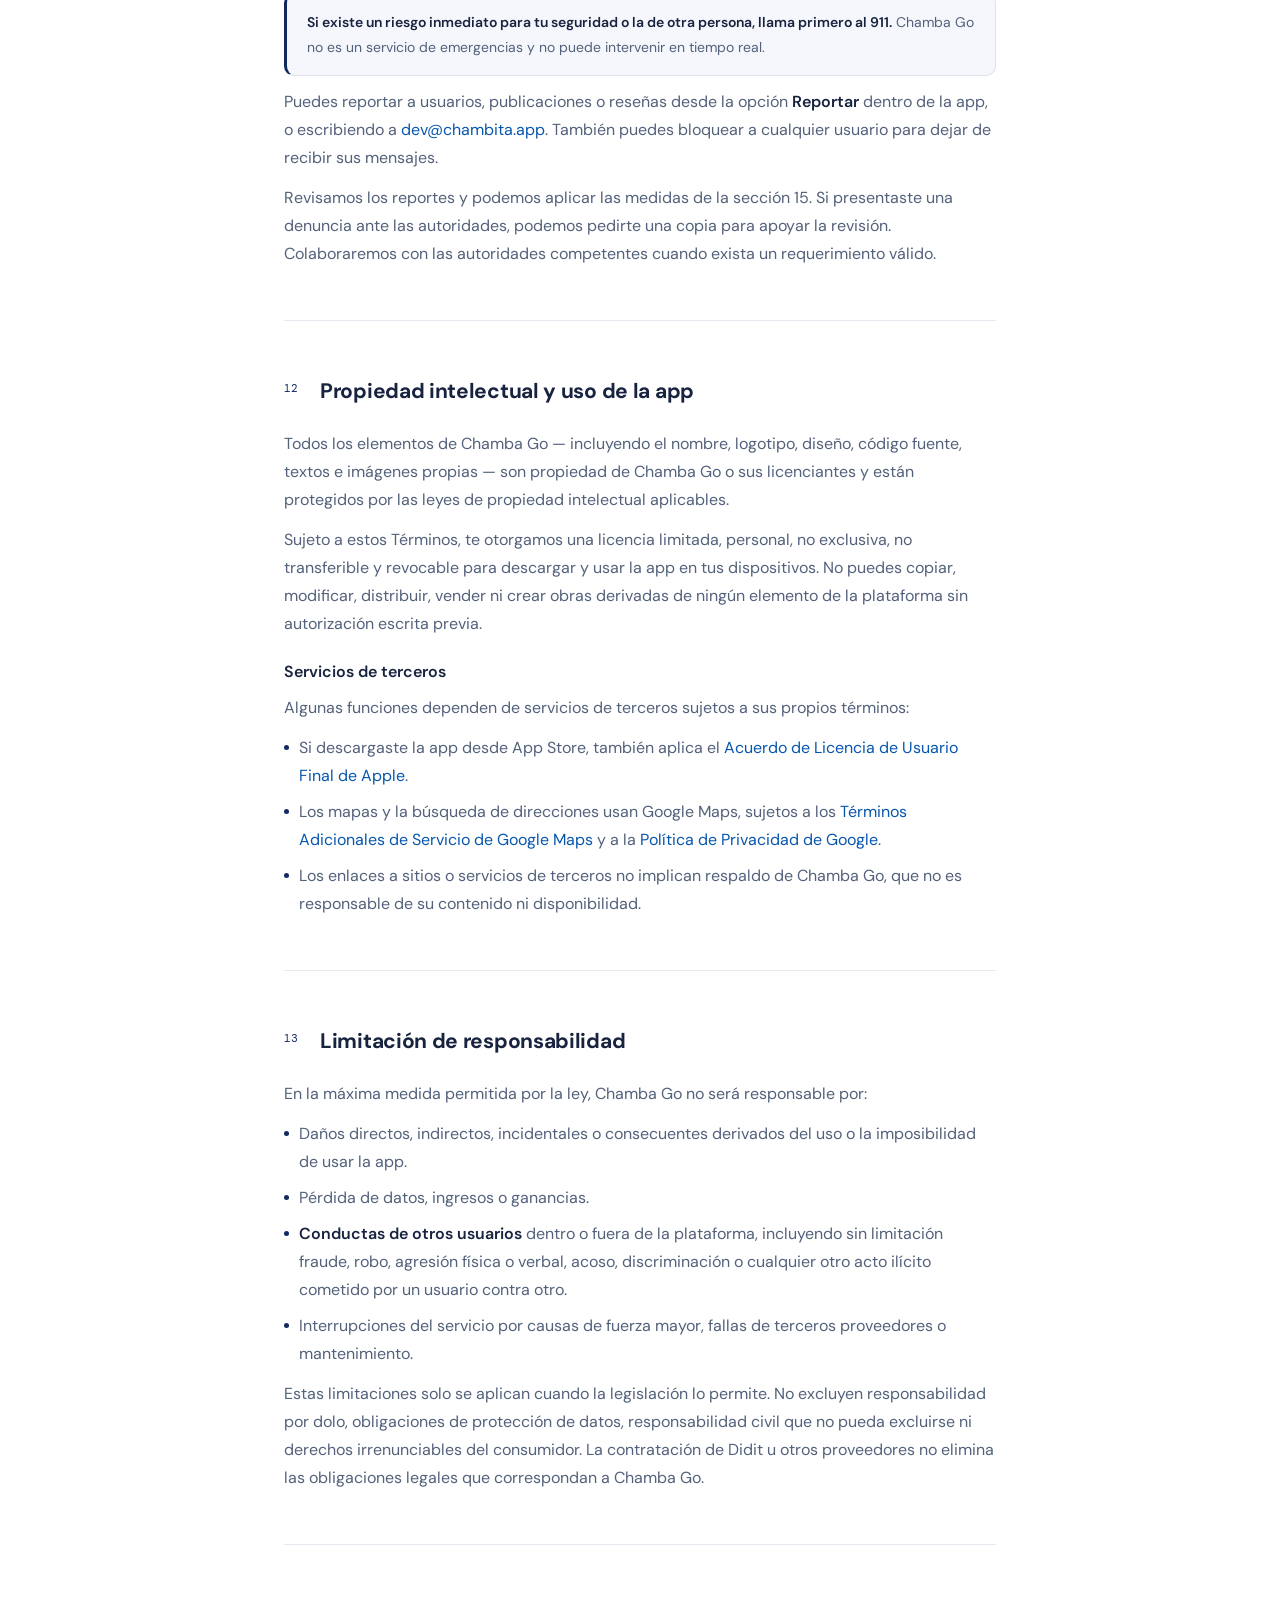
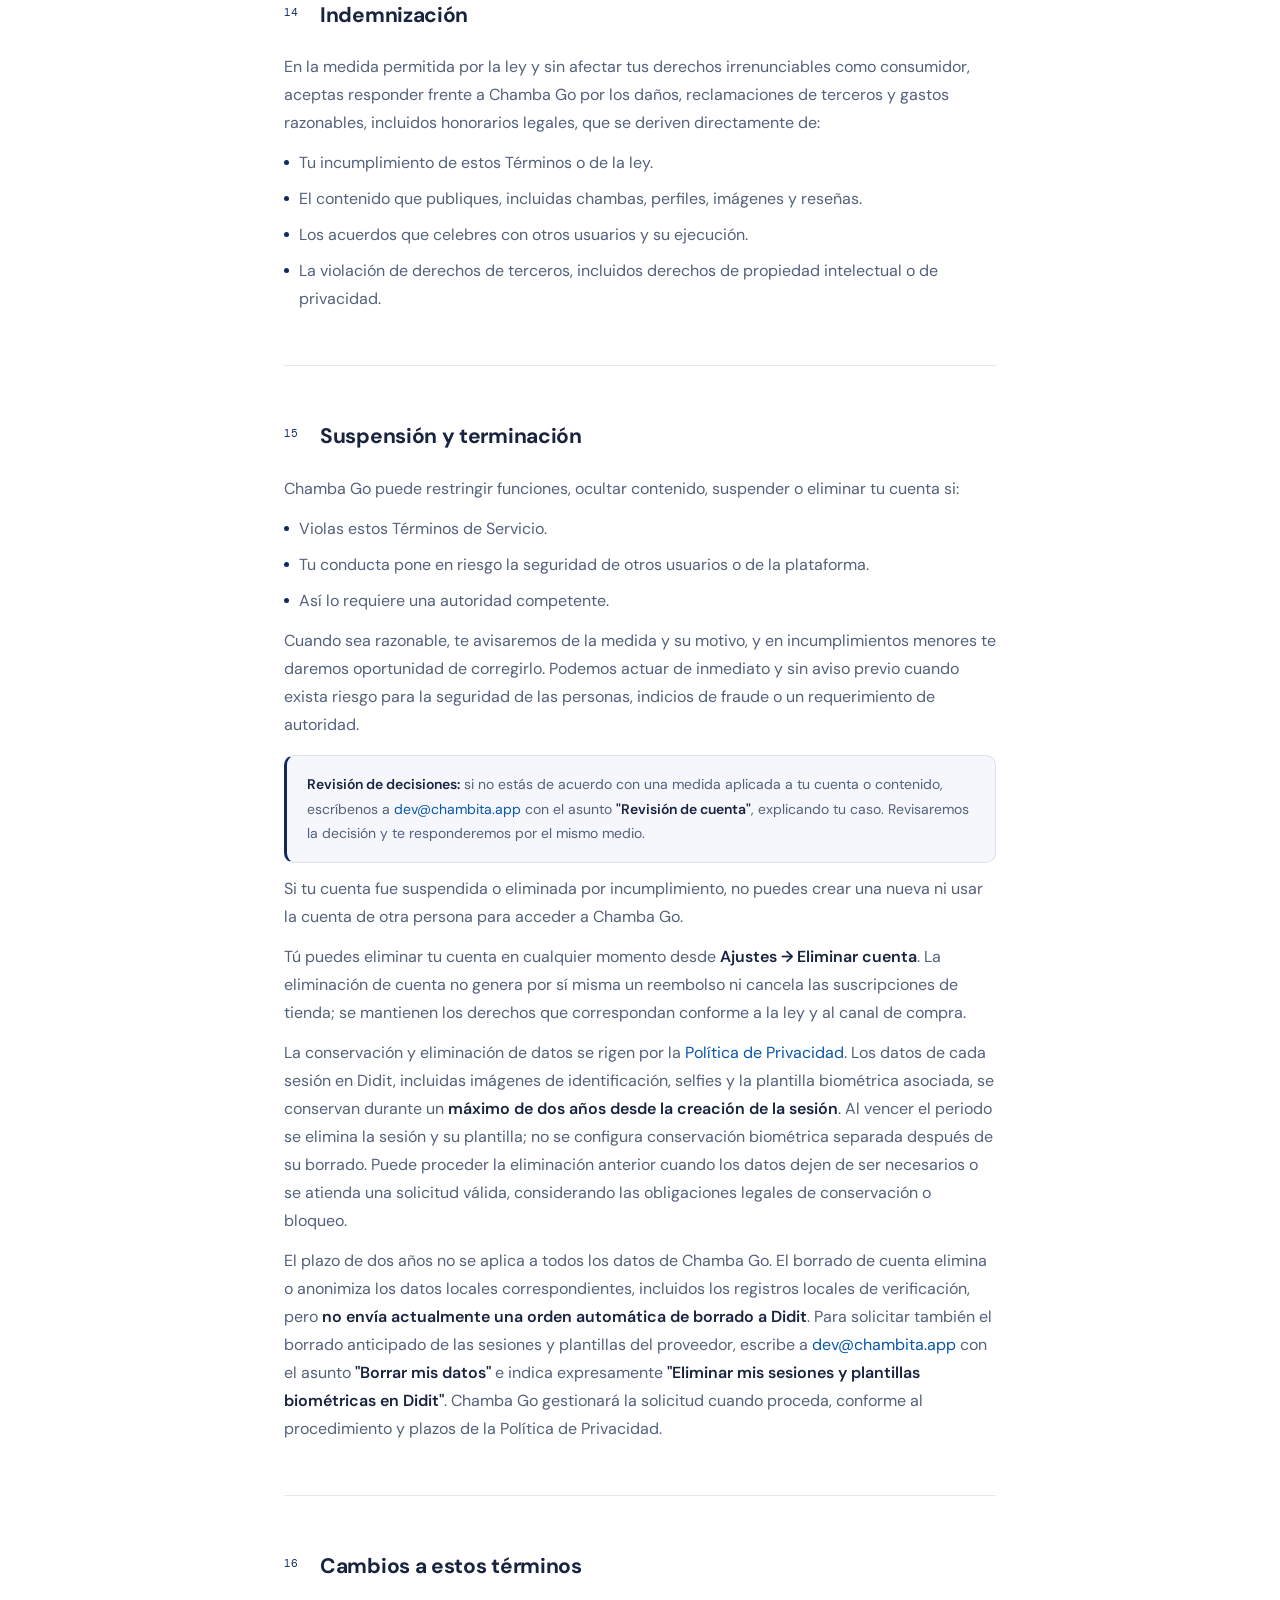
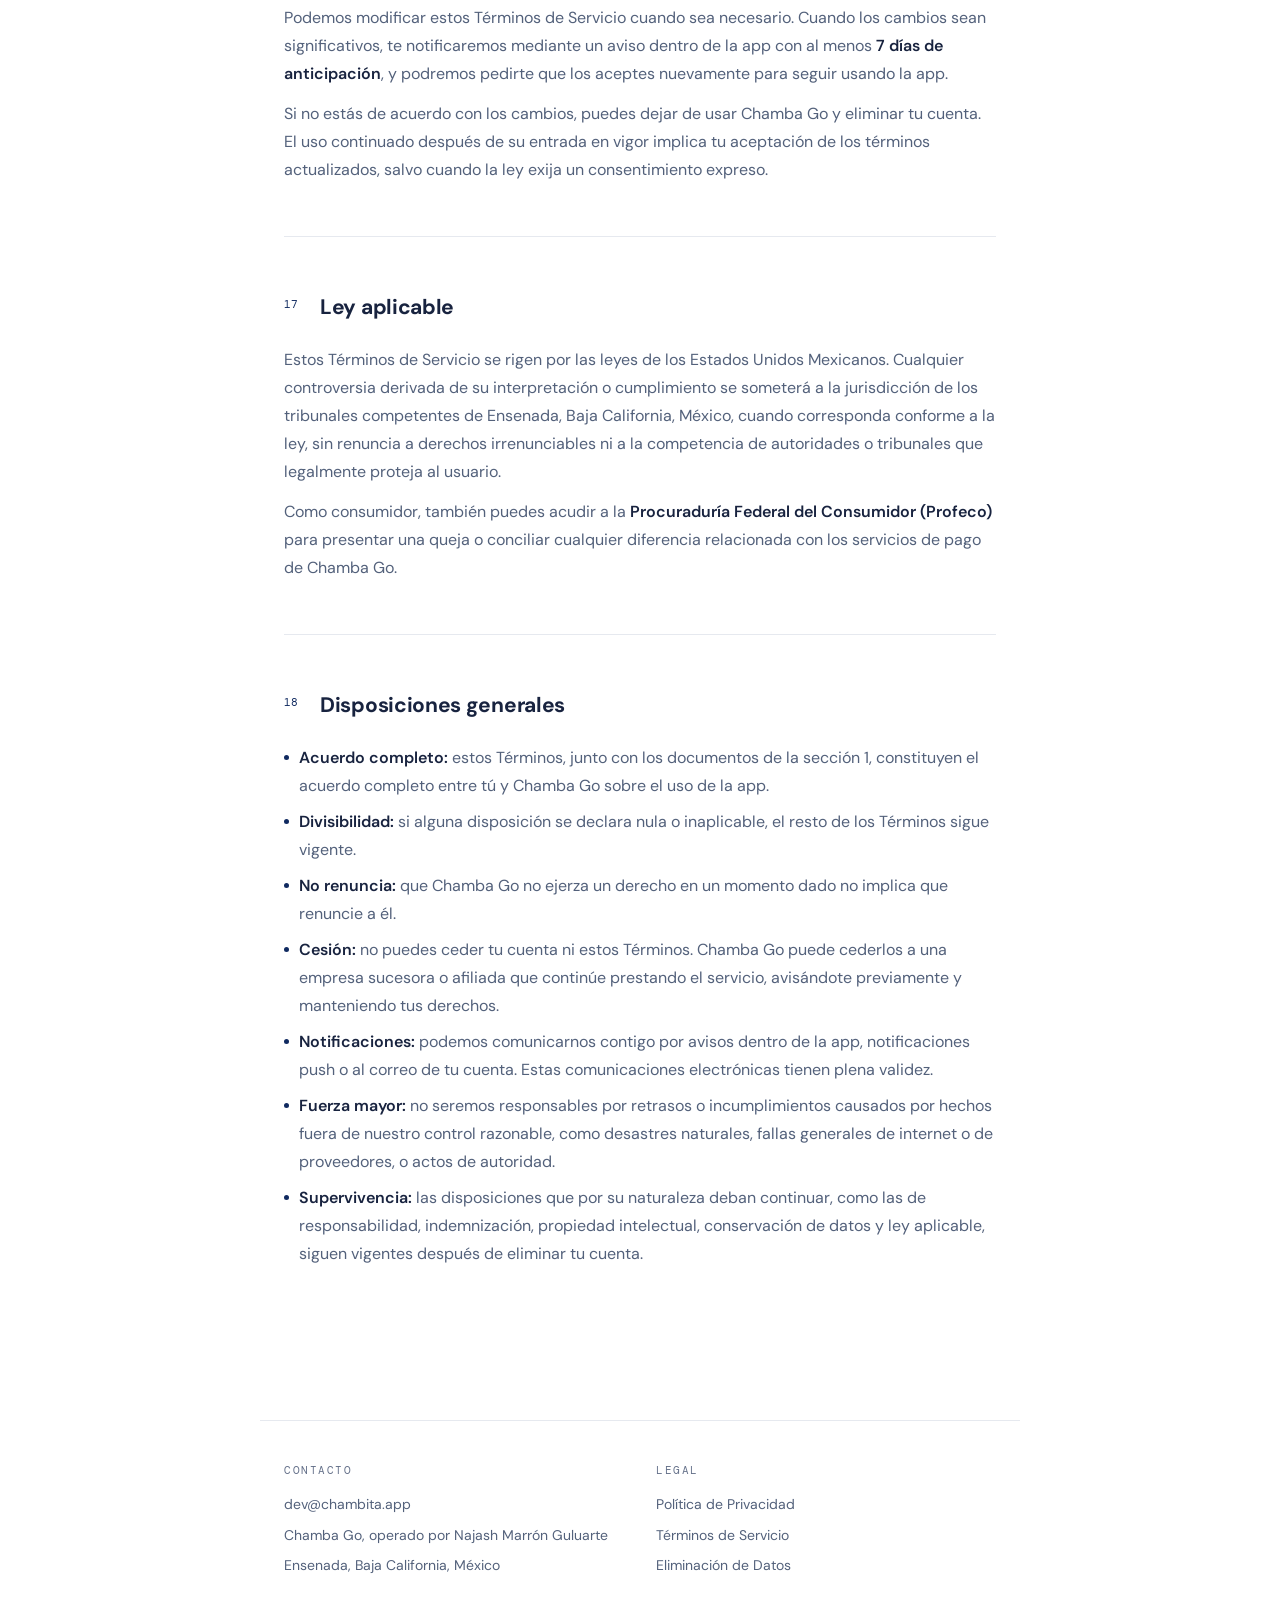
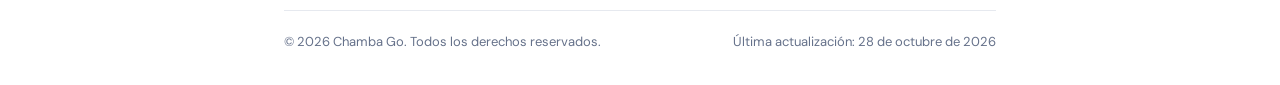
<file: terms.html>
<!doctype html>
<html lang="es">
<head>
  <meta charset="UTF-8" />
  <meta name="viewport" content="width=device-width, initial-scale=1.0" />
  <title>Términos de Servicio — Chamba Go</title>
  <meta name="description" content="Reglas para usar Chamba Go: publicación de chambas, reseñas, pagos, verificación de identidad y responsabilidades entre usuarios." />
  <link rel="canonical" href="https://chambita.app/terms" />
  <meta name="theme-color" content="#102A60" />
  <link rel="icon" href="/favicon.ico" sizes="any" />
  <link rel="icon" type="image/png" sizes="32x32" href="/assets/images/brand/icon-32.png" />
  <link rel="apple-touch-icon" href="/apple-touch-icon.png" />
  <link rel="manifest" href="/site.webmanifest" />
  <meta property="og:type" content="website" />
  <meta property="og:site_name" content="Chamba Go" />
  <meta property="og:locale" content="es_MX" />
  <meta property="og:url" content="https://chambita.app/terms" />
  <meta property="og:title" content="Términos de Servicio — Chamba Go" />
  <meta property="og:description" content="Reglas para usar Chamba Go: publicación de chambas, reseñas, pagos, verificación de identidad y responsabilidades entre usuarios." />
  <meta property="og:image" content="https://chambita.app/assets/images/og-image.jpg" />
  <meta property="og:image:width" content="1200" />
  <meta property="og:image:height" content="630" />
  <meta property="og:image:alt" content="Chamba Go: trabajo cerca de ti" />
  <meta name="twitter:card" content="summary_large_image" />
  <link rel="preconnect" href="https://fonts.googleapis.com" />
  <link rel="preconnect" href="https://fonts.gstatic.com" crossorigin />
  <link rel="stylesheet" href="/assets/css/base.css" />
  <link rel="stylesheet" href="/assets/css/document-header.css" />
  <link rel="stylesheet" href="/assets/css/documents.css" />
</head>
<body>
  <header class="site-header">
    <a href="/" class="site-header-logo">
      <img src="/assets/images/brand/chambita_logo.png" alt="Chamba Go" />
      <span>Chamba Go</span>
    </a>
    <nav class="site-header-nav">
      <a href="/privacy">Privacidad</a>
      <a href="/terms" class="active">Términos</a>
      <a href="/data-deletion">Eliminación de datos</a>
    </nav>
  </header>
  <div class="page">
    <div class="doc-header">
      <p class="doc-header-eyebrow">Legal</p>
      <h1>Términos de Servicio</h1>
      <p class="doc-header-meta">Última actualización: 28 de octubre de 2026</p>
    </div>
    <nav class="toc">
      <div class="toc-title">Contenido</div>
      <ol>
        <li><a href="#s1"><span class="toc-num">01</span>Aceptación de los términos</a></li>
        <li><a href="#s2"><span class="toc-num">02</span>Descripción del servicio</a></li>
        <li><a href="#s3"><span class="toc-num">03</span>Elegibilidad</a></li>
        <li><a href="#s4"><span class="toc-num">04</span>Registro y cuenta</a></li>
        <li><a href="#s5"><span class="toc-num">05</span>Conducta del usuario</a></li>
        <li><a href="#s6"><span class="toc-num">06</span>Publicación de chambas</a></li>
        <li><a href="#s7"><span class="toc-num">07</span>Reseñas</a></li>
        <li><a href="#s8"><span class="toc-num">08</span>Contenido y licencia</a></li>
        <li><a href="#s9"><span class="toc-num">09</span>Pagos</a></li>
        <li><a href="#s10"><span class="toc-num">10</span>Relación entre usuarios</a></li>
        <li><a href="#s11"><span class="toc-num">11</span>Seguridad y denuncias</a></li>
        <li><a href="#s12"><span class="toc-num">12</span>Propiedad intelectual y uso de la app</a></li>
        <li><a href="#s13"><span class="toc-num">13</span>Limitación de responsabilidad</a></li>
        <li><a href="#s14"><span class="toc-num">14</span>Indemnización</a></li>
        <li><a href="#s15"><span class="toc-num">15</span>Suspensión y terminación</a></li>
        <li><a href="#s16"><span class="toc-num">16</span>Cambios a estos términos</a></li>
        <li><a href="#s17"><span class="toc-num">17</span>Ley aplicable</a></li>
        <li><a href="#s18"><span class="toc-num">18</span>Disposiciones generales</a></li>
      </ol>
    </nav>

    <div class="section" id="s1">
      <div class="section-header"><span class="section-num">01</span>
        <h2>Aceptación de los términos</h2>
      </div>
      <p>Al descargar, instalar o usar la aplicación Chamba Go, aceptas quedar vinculado por estos Términos de Servicio.
        Si no estás de acuerdo con alguno de ellos, no debes usar la app.</p>
      <p>Estos Términos son un contrato entre tú y Najash Marrón Guluarte, persona física que opera Chamba Go. En ellos, "Chamba Go", "nosotros" o "nuestro" se refieren a Najash Marrón Guluarte y a la plataforma que opera.</p>
      <p>Forman parte de estos Términos la <a href="/privacy">Política de Privacidad</a> y la página de <a
          href="/data-deletion">Eliminación de Datos</a>, así como las condiciones específicas que se muestren dentro de
        la app antes de contratar una función o promoción.</p>
    </div>
    <hr />

    <div class="section" id="s2">
      <div class="section-header"><span class="section-num">02</span>
        <h2>Descripción del servicio</h2>
      </div>
      <p>Chamba Go es una plataforma que conecta a personas que necesitan servicios o mano de obra
        (<strong>empleadores</strong>) con trabajadores independientes y negocios (<strong>prestadores de
          servicios</strong>) en México.</p>
      <p>Chamba Go actúa exclusivamente como intermediario tecnológico. No somos empleador de ningún trabajador, ni
        agencia de colocación, ni parte contratante en los acuerdos que se celebren entre usuarios.</p>
      <p>En particular, Chamba Go:</p>
      <ul class="data-list">
        <li><strong>No asigna</strong> chambas, tareas ni servicios: cada usuario decide a qué publicación aplicar y a
          quién contratar.</li>
        <li><strong>No fija</strong> tarifas, precios, horarios ni condiciones de trabajo: los establece cada trabajador,
          negocio o empleador.</li>
        <li><strong>No dirige ni supervisa</strong> la forma en que se realiza el trabajo, ni evalúa el desempeño de los
          trabajadores.</li>
        <li><strong>No cobra comisión</strong> sobre los pagos que acuerden los usuarios entre sí, ni procesa esos pagos.
        </li>
      </ul>
      <p class="spaced-top">Quien contrata a una persona a través de Chamba Go es responsable de cumplir las obligaciones
        laborales, fiscales y de seguridad social que, en su caso, deriven de esa relación conforme a la legislación
        aplicable.</p>
    </div>
    <hr />

    <div class="section" id="s3">
      <div class="section-header"><span class="section-num">03</span>
        <h2>Elegibilidad</h2>
      </div>
      <p>Para usar Chamba Go debes:</p>
      <ul class="data-list">
        <li>Tener al menos <strong>18 años de edad</strong>.</li>
        <li>Tener capacidad legal para celebrar contratos conforme a la legislación mexicana.</li>
        <li>No tener una cuenta suspendida o eliminada por violaciones previas a estos términos.</li>
      </ul>
      <div class="callout spaced-top">
        <p><strong>Chamba Go es exclusivamente para mayores de 18 años.</strong> Al registrarte, declaras bajo tu
          responsabilidad que tienes al menos 18 años cumplidos. Si detectamos que un usuario es menor de edad, su
          cuenta será restringida y se gestionará la eliminación de sus datos. Si esa cuenta realizó compras, las
          solicitudes de reembolso se resolverán conforme a la legislación aplicable y las reglas de la tienda.</p>
      </div>
      <p class="spaced-top">Al registrarte, declaras y garantizas que cumples con estos requisitos.</p>
    </div>
    <hr />

    <div class="section" id="s4">
      <div class="section-header"><span class="section-num">04</span>
        <h2>Registro y cuenta</h2>
      </div>
      <p>Para acceder a las funciones principales debes crear una cuenta. Eres responsable de:</p>
      <ul class="data-list">
        <li>Proporcionar información veraz, completa y actualizada.</li>
        <li>Mantener la confidencialidad de tus credenciales de acceso.</li>
        <li>Todas las actividades que ocurran bajo tu cuenta.</li>
      </ul>
      <div class="callout spaced-top">
        <p>Si detectas acceso no autorizado a tu cuenta, notifícanos de inmediato a <a
            href="mailto:dev@chambita.app">dev@chambita.app</a>.</p>
      </div>
      <p class="spaced-top">No puedes crear más de una cuenta por persona. Las cuentas son personales e
        intransferibles.</p>
      <p>La verificación de identidad es voluntaria y se realiza mediante <strong>Didit</strong>, que procesa la
        identificación oficial admitida y la selfie o captura facial para comprobar autenticidad, presencia y
        coincidencia de identidad, y detectar duplicados o suplantación. El resultado puede ser aprobado, rechazado o
        quedar pendiente de revisión. Chamba Go conserva datos derivados y el resultado; las imágenes y datos biométricos
        del flujo se alojan en Didit. El tratamiento se describe en la <a href="/privacy">Política de Privacidad</a>, y
        se recabará el consentimiento específico que corresponda antes de la captura.</p>
    </div>
    <hr />

    <div class="section" id="s5">
      <div class="section-header"><span class="section-num">05</span>
        <h2>Conducta del usuario</h2>
      </div>
      <p>Al usar Chamba Go te comprometes a no:</p>
      <ul class="data-list">
        <li>Publicar contenido falso, engañoso, ofensivo, ilegal o que infrinja derechos de terceros.</li>
        <li>Acosar, amenazar o discriminar a otros usuarios.</li>
        <li>Usar la plataforma para actividades ilegales, incluyendo fraude, lavado de dinero o trata de personas.</li>
        <li>Compartir datos personales de terceros sin su consentimiento.</li>
        <li>Usar los datos de contacto u otra información personal de otros usuarios para fines distintos a la chamba,
          servicio o negocio que motivó el contacto, incluyendo enviar publicidad, venderlos o compartirlos.</li>
        <li>Intentar eludir medidas de seguridad, acceder a sistemas no autorizados o realizar ingeniería inversa de la
          app.</li>
        <li>Usar bots, scripts u otros medios automatizados para extraer, indexar o recopilar información de Chamba Go,
          o para crear un producto o servicio competidor.</li>
        <li>Crear cuentas falsas o suplantar la identidad de otra persona o empresa.</li>
        <li>Enviar spam, publicidad no solicitada o contenido automatizado masivo.</li>
      </ul>
      <p class="spaced-top">Chamba Go puede moderar y eliminar contenido que viole estas reglas, y suspender o eliminar
        cuentas conforme a la sección 15.</p>
    </div>
    <hr />

    <div class="section" id="s6">
      <div class="section-header"><span class="section-num">06</span>
        <h2>Publicación de chambas</h2>
      </div>
      <p>Cada chamba publicada debe corresponder a un trabajo o servicio real, describir con claridad lo que se
        requiere e incluir la información de pago o tarifa de forma veraz.</p>
      <h3>Requisitos no discriminatorios</h3>
      <p>Las publicaciones no pueden establecer requisitos, preferencias o exclusiones por origen étnico o nacional,
        sexo, género, edad, discapacidad, condición social o de salud, religión, opiniones, preferencias sexuales,
        estado civil, embarazo, apariencia física o cualquier otra condición que atente contra la dignidad humana,
        salvo cuando la ley lo permita por la naturaleza del trabajo.</p>
      <h3>Publicaciones prohibidas</h3>
      <ul class="data-list">
        <li>Cobrar a los aspirantes por aplicar, registrarse, capacitarse, recibir material o "apartar" el puesto.</li>
        <li>Esquemas piramidales, de venta multinivel o de inversión presentados como empleo.</li>
        <li>Ofertas de contenido o servicios sexuales, o que faciliten la prostitución o la trata de personas.</li>
        <li>Trabajos dirigidos a personas menores de 18 años o que impliquen su participación.</li>
        <li>Actividades ilegales o que requieran permisos o licencias con los que el publicante no cuente.</li>
        <li>Publicaciones duplicadas, engañosas o cuyo objetivo real sea captar datos personales.</li>
      </ul>
      <p class="spaced-top">Chamba Go puede rechazar, ocultar o retirar cualquier publicación que incumpla estas reglas,
        sin que ello genere obligación de reembolso cuando el incumplimiento sea atribuible al publicante, sin perjuicio
        de los derechos irrenunciables del usuario.</p>
    </div>
    <hr />

    <div class="section" id="s7">
      <div class="section-header"><span class="section-num">07</span>
        <h2>Reseñas</h2>
      </div>
      <p>Las reseñas ayudan a la comunidad a contratar con confianza. Al escribir una reseña te comprometes a que:</p>
      <ul class="data-list">
        <li>Se basa en una interacción real a través de Chamba Go y refleja tu experiencia de forma honesta.</li>
        <li>No contiene lenguaje discriminatorio, ofensivo, difamatorio, amenazante ni datos personales de terceros.</li>
        <li>No fue ofrecida, solicitada o condicionada a cambio de pagos, descuentos u otros beneficios.</li>
        <li>No se usa para presionar, extorsionar o tomar represalias contra otro usuario.</li>
        <li>No es sobre ti mismo, tu propio negocio o un competidor.</li>
      </ul>
      <p class="spaced-top">Chamba Go no verifica la exactitud de las reseñas, que reflejan la opinión de quien las
        escribe. Podemos ocultar o retirar reseñas que incumplan estas reglas o que sean reportadas y confirmadas como
        indebidas.</p>
    </div>
    <hr />

    <div class="section" id="s8">
      <div class="section-header"><span class="section-num">08</span>
        <h2>Contenido y licencia</h2>
      </div>
      <p>Al publicar una chamba, perfil, reseña, imagen u otro contenido en Chamba Go, declaras que:</p>
      <ul class="data-list">
        <li>El contenido es tuyo o tienes los derechos para publicarlo.</li>
        <li>No viola derechos de propiedad intelectual, privacidad ni ninguna ley aplicable.</li>
        <li>Es veraz y no engañoso.</li>
      </ul>
      <p class="spaced-top">Otorgas a Chamba Go una licencia no exclusiva, mundial y libre de regalías para mostrar,
        reproducir y distribuir tu contenido dentro de la plataforma con el fin de prestar el servicio. Esta licencia
        termina cuando eliminas el contenido o tu cuenta, salvo por las reseñas anonimizadas descritas en la <a
          href="/privacy">Política de Privacidad</a>. Si quisiéramos usar tu contenido en publicidad fuera de la app,
        te pediremos tu consentimiento por separado.</p>
      <p>Chamba Go se reserva el derecho de eliminar contenido que incumpla estos Términos o la ley.</p>
    </div>
    <hr />

    <div class="section" id="s9">
      <div class="section-header"><span class="section-num">09</span>
        <h2>Pagos</h2>
      </div>
      <p>Algunas funciones de Chamba Go tienen costo, como las publicaciones básicas o destacadas y la vigencia del
        distintivo de verificación. Al realizar un pago aceptas:</p>
      <ul class="data-list">
        <li>Las compras dentro de la app se procesan mediante <strong>App Store o Google Play</strong>.
          <strong>RevenueCat</strong> se utiliza para validar compras y administrar créditos, suscripciones y
          beneficios. Chamba Go no almacena el número completo ni el código de seguridad de tu tarjeta.</li>
        <li>El precio, moneda, impuestos y condiciones aplicables se muestran antes de confirmar la compra. Pueden
          variar según la tienda y el país; el importe autorizado es el que muestra la tienda en la confirmación.</li>
        <li>Los reembolsos se gestionan conforme a la legislación aplicable y las reglas del canal de compra. La entrega
          o consumo de una publicación puede influir en su procedencia según esas reglas, sin eliminar derechos
          irrenunciables del usuario. Si hubo un cargo sin entrega del beneficio, solicita una revisión con la
          referencia de la transacción.</li>
        <li>Las publicaciones de pago son <strong>compras consumibles</strong>, no suscripciones, y no se renuevan
          automáticamente. Los créditos gratuitos y promociones se sujetan a las cantidades, tipos, vigencia y
          elegibilidad mostrados en la app.</li>
        <li>La verificación ofrece <strong>pago único por 30 días, sin renovación automática</strong>, o
          <strong>suscripción mensual auto-renovable</strong> hasta su cancelación en la tienda. La compra del
          beneficio se ofrece después de aprobar la verificación de identidad; la aprobación no obliga a comprar.</li>
        <li>La suscripción se administra en <strong>iOS: Ajustes → tu nombre → Suscripciones</strong>, o en
          <strong>Android: Google Play → perfil → Pagos y suscripciones → Suscripciones</strong>. La cancelación detiene
          futuras renovaciones conforme a las reglas de la tienda; normalmente se conserva el beneficio hasta terminar el
          periodo pagado, salvo reembolso, revocación o una causa de suspensión aplicable.</li>
        <li><strong>Eliminar la cuenta o desinstalar la app no cancela automáticamente una suscripción.</strong> Debes
          cancelar su renovación en la tienda con la cuenta que utilizaste para comprar.</li>
        <li>Si cambiamos el precio de una función, te lo mostraremos antes de tu siguiente compra o renovación. Los
          cambios no afectan compras ya realizadas.</li>
      </ul>
      <div class="callout">
        <p>Para incidencias de pago escríbenos a <a href="mailto:dev@chambita.app">dev@chambita.app</a> e incluye la
          referencia de la transacción. No envíes datos completos de tarjeta. Este canal no limita los plazos legales ni
          los mecanismos de reclamación o reembolso de Apple o Google.</p>
      </div>
    </div>
    <hr />

    <div class="section" id="s10">
      <div class="section-header"><span class="section-num">10</span>
        <h2>Relación entre usuarios</h2>
      </div>
      <p>Chamba Go es un marketplace: un <strong>facilitador tecnológico</strong> que conecta empleadores con
        trabajadores y negocios. No somos parte de los acuerdos que se celebren entre usuarios, ni intervenimos en su
        ejecución.</p>
      <div class="callout">
        <p><strong>Cada usuario responde por sus actos y por los acuerdos que celebra.</strong> Esto incluye, sin
          limitación: incumplimiento de acuerdos, fraude, robo, agresión física o verbal, acoso, discriminación,
          accidentes, o cualquier daño — material, físico o moral — que resulte de la interacción entre usuarios, ya sea
          dentro de la app o en persona. Los acuerdos, contratos, pagos y disputas entre empleadores y prestadores de
          servicios son <strong>responsabilidad de las partes involucradas</strong>, sin excluir las obligaciones
          legales que correspondan a Chamba Go por su propio servicio.</p>
      </div>
      <p class="spaced-top">Chamba Go no garantiza la calidad, puntualidad, legalidad ni el resultado de ningún servicio
        contratado a través de la plataforma. Tampoco garantiza que los perfiles verificados estén exentos de errores o
        conductas indebidas.</p>
      <p>Te recomendamos tomar precauciones razonables al contratar servicios: verificar referencias, acordar términos
        por escrito, reunirte en lugares públicos cuando sea posible, y no realizar pagos adelantados a personas
        desconocidas.</p>
      <p>El distintivo de verificación acredita que se completó el proceso de identidad y que el beneficio está vigente
        conforme a la modalidad o promoción aplicable. <strong>No certifica competencias, antecedentes penales, solvencia
          ni conducta futura</strong>. Las publicaciones destacadas tampoco garantizan interesados, contrataciones ni
        ingresos.</p>
    </div>
    <hr />

    <div class="section" id="s11">
      <div class="section-header"><span class="section-num">11</span>
        <h2>Seguridad y denuncias</h2>
      </div>
      <div class="callout">
        <p><strong>Si existe un riesgo inmediato para tu seguridad o la de otra persona, llama primero al 911.</strong>
          Chamba Go no es un servicio de emergencias y no puede intervenir en tiempo real.</p>
      </div>
      <p class="spaced-top">Puedes reportar a usuarios, publicaciones o reseñas desde la opción <strong>Reportar</strong>
        dentro de la app, o escribiendo a <a href="mailto:dev@chambita.app">dev@chambita.app</a>. También puedes
        bloquear a cualquier usuario para dejar de recibir sus mensajes.</p>
      <p>Revisamos los reportes y podemos aplicar las medidas de la sección 15. Si presentaste una denuncia ante las
        autoridades, podemos pedirte una copia para apoyar la revisión. Colaboraremos con las autoridades competentes
        cuando exista un requerimiento válido.</p>
    </div>
    <hr />

    <div class="section" id="s12">
      <div class="section-header"><span class="section-num">12</span>
        <h2>Propiedad intelectual y uso de la app</h2>
      </div>
      <p>Todos los elementos de Chamba Go — incluyendo el nombre, logotipo, diseño, código fuente, textos e imágenes
        propias — son propiedad de Chamba Go o sus licenciantes y están protegidos por las leyes de propiedad intelectual
        aplicables.</p>
      <p>Sujeto a estos Términos, te otorgamos una licencia limitada, personal, no exclusiva, no transferible y
        revocable para descargar y usar la app en tus dispositivos. No puedes copiar, modificar, distribuir, vender ni
        crear obras derivadas de ningún elemento de la plataforma sin autorización escrita previa.</p>
      <h3>Servicios de terceros</h3>
      <p>Algunas funciones dependen de servicios de terceros sujetos a sus propios términos:</p>
      <ul class="data-list">
        <li>Si descargaste la app desde App Store, también aplica el <a
            href="https://www.apple.com/legal/internet-services/itunes/dev/stdeula/" target="_blank"
            rel="noopener noreferrer">Acuerdo de Licencia de Usuario Final de Apple</a>.</li>
        <li>Los mapas y la búsqueda de direcciones usan Google Maps, sujetos a los <a
            href="https://www.google.com/help/terms_maps.html" target="_blank" rel="noopener noreferrer">Términos
            Adicionales de Servicio de Google Maps</a> y a la <a href="https://policies.google.com/privacy"
            target="_blank" rel="noopener noreferrer">Política de Privacidad de Google</a>.</li>
        <li>Los enlaces a sitios o servicios de terceros no implican respaldo de Chamba Go, que no es responsable de su
          contenido ni disponibilidad.</li>
      </ul>
    </div>
    <hr />

    <div class="section" id="s13">
      <div class="section-header"><span class="section-num">13</span>
        <h2>Limitación de responsabilidad</h2>
      </div>
      <p>En la máxima medida permitida por la ley, Chamba Go no será responsable por:</p>
      <ul class="data-list">
        <li>Daños directos, indirectos, incidentales o consecuentes derivados del uso o la imposibilidad de usar la
          app.</li>
        <li>Pérdida de datos, ingresos o ganancias.</li>
        <li><strong>Conductas de otros usuarios</strong> dentro o fuera de la plataforma, incluyendo sin limitación
          fraude, robo, agresión física o verbal, acoso, discriminación o cualquier otro acto ilícito cometido por un
          usuario contra otro.</li>
        <li>Interrupciones del servicio por causas de fuerza mayor, fallas de terceros proveedores o mantenimiento.</li>
      </ul>
      <p class="spaced-top">Estas limitaciones solo se aplican cuando la legislación lo permite. No excluyen
        responsabilidad por dolo, obligaciones de protección de datos, responsabilidad civil que no pueda excluirse ni
        derechos irrenunciables del consumidor. La contratación de Didit u otros proveedores no elimina las obligaciones
        legales que correspondan a Chamba Go.</p>
    </div>
    <hr />

    <div class="section" id="s14">
      <div class="section-header"><span class="section-num">14</span>
        <h2>Indemnización</h2>
      </div>
      <p>En la medida permitida por la ley y sin afectar tus derechos irrenunciables como consumidor, aceptas responder
        frente a Chamba Go por los daños, reclamaciones de terceros y gastos razonables, incluidos honorarios legales,
        que se deriven directamente de:</p>
      <ul class="data-list">
        <li>Tu incumplimiento de estos Términos o de la ley.</li>
        <li>El contenido que publiques, incluidas chambas, perfiles, imágenes y reseñas.</li>
        <li>Los acuerdos que celebres con otros usuarios y su ejecución.</li>
        <li>La violación de derechos de terceros, incluidos derechos de propiedad intelectual o de privacidad.</li>
      </ul>
    </div>
    <hr />

    <div class="section" id="s15">
      <div class="section-header"><span class="section-num">15</span>
        <h2>Suspensión y terminación</h2>
      </div>
      <p>Chamba Go puede restringir funciones, ocultar contenido, suspender o eliminar tu cuenta si:</p>
      <ul class="data-list">
        <li>Violas estos Términos de Servicio.</li>
        <li>Tu conducta pone en riesgo la seguridad de otros usuarios o de la plataforma.</li>
        <li>Así lo requiere una autoridad competente.</li>
      </ul>
      <p class="spaced-top">Cuando sea razonable, te avisaremos de la medida y su motivo, y en incumplimientos menores te
        daremos oportunidad de corregirlo. Podemos actuar de inmediato y sin aviso previo cuando exista riesgo para la
        seguridad de las personas, indicios de fraude o un requerimiento de autoridad.</p>
      <div class="callout">
        <p><strong>Revisión de decisiones:</strong> si no estás de acuerdo con una medida aplicada a tu cuenta o
          contenido, escríbenos a <a href="mailto:dev@chambita.app">dev@chambita.app</a> con el asunto
          <strong>"Revisión de cuenta"</strong>, explicando tu caso. Revisaremos la decisión y te responderemos por el
          mismo medio.</p>
      </div>
      <p class="spaced-top">Si tu cuenta fue suspendida o eliminada por incumplimiento, no puedes crear una nueva ni
        usar la cuenta de otra persona para acceder a Chamba Go.</p>
      <p>Tú puedes eliminar tu cuenta en cualquier momento desde <strong>Ajustes → Eliminar cuenta</strong>. La
        eliminación de cuenta no genera por sí misma un reembolso ni cancela las suscripciones de tienda; se mantienen
        los derechos que correspondan conforme a la ley y al canal de compra.</p>
      <p>La conservación y eliminación de datos se rigen por la <a href="/privacy">Política de Privacidad</a>. Los datos
        de cada sesión en Didit, incluidas imágenes de identificación, selfies y la plantilla biométrica asociada, se
        conservan durante un <strong>máximo de dos años desde la creación de la sesión</strong>. Al vencer el periodo se
        elimina la sesión y su plantilla; no se configura conservación biométrica separada después de su borrado. Puede
        proceder la eliminación anterior cuando los datos dejen de ser necesarios o se atienda una solicitud válida,
        considerando las obligaciones legales de conservación o bloqueo.</p>
      <p>El plazo de dos años no se aplica a todos los datos de Chamba Go. El borrado de cuenta elimina o anonimiza los
        datos locales correspondientes, incluidos los registros locales de verificación, pero <strong>no envía
          actualmente una orden automática de borrado a Didit</strong>. Para solicitar también el borrado anticipado de
        las sesiones y plantillas del proveedor, escribe a <a href="mailto:dev@chambita.app">dev@chambita.app</a> con el
        asunto <strong>"Borrar mis datos"</strong> e indica expresamente <strong>"Eliminar mis sesiones y plantillas
          biométricas en Didit"</strong>. Chamba Go gestionará la solicitud cuando proceda, conforme al procedimiento y
        plazos de la Política de Privacidad.</p>
    </div>
    <hr />

    <div class="section" id="s16">
      <div class="section-header"><span class="section-num">16</span>
        <h2>Cambios a estos términos</h2>
      </div>
      <p>Podemos modificar estos Términos de Servicio cuando sea necesario. Cuando los cambios sean significativos, te
        notificaremos mediante un aviso dentro de la app con al menos <strong>7 días de anticipación</strong>, y podremos
        pedirte que los aceptes nuevamente para seguir usando la app.</p>
      <p>Si no estás de acuerdo con los cambios, puedes dejar de usar Chamba Go y eliminar tu cuenta. El uso continuado
        después de su entrada en vigor implica tu aceptación de los términos actualizados, salvo cuando la ley exija un
        consentimiento expreso.</p>
    </div>
    <hr />

    <div class="section" id="s17">
      <div class="section-header"><span class="section-num">17</span>
        <h2>Ley aplicable</h2>
      </div>
      <p>Estos Términos de Servicio se rigen por las leyes de los Estados Unidos Mexicanos. Cualquier controversia
        derivada de su interpretación o cumplimiento se someterá a la jurisdicción de los tribunales competentes de
        Ensenada, Baja California, México, cuando corresponda conforme a la ley, sin renuncia a derechos irrenunciables
        ni a la competencia de autoridades o tribunales que legalmente proteja al usuario.</p>
      <p>Como consumidor, también puedes acudir a la <strong>Procuraduría Federal del Consumidor (Profeco)</strong> para
        presentar una queja o conciliar cualquier diferencia relacionada con los servicios de pago de Chamba Go.</p>
    </div>
    <hr />

    <div class="section" id="s18">
      <div class="section-header"><span class="section-num">18</span>
        <h2>Disposiciones generales</h2>
      </div>
      <ul class="data-list">
        <li><strong>Acuerdo completo:</strong> estos Términos, junto con los documentos de la sección 1, constituyen el
          acuerdo completo entre tú y Chamba Go sobre el uso de la app.</li>
        <li><strong>Divisibilidad:</strong> si alguna disposición se declara nula o inaplicable, el resto de los Términos
          sigue vigente.</li>
        <li><strong>No renuncia:</strong> que Chamba Go no ejerza un derecho en un momento dado no implica que renuncie a
          él.</li>
        <li><strong>Cesión:</strong> no puedes ceder tu cuenta ni estos Términos. Chamba Go puede cederlos a una empresa
          sucesora o afiliada que continúe prestando el servicio, avisándote previamente y manteniendo tus derechos.</li>
        <li><strong>Notificaciones:</strong> podemos comunicarnos contigo por avisos dentro de la app, notificaciones
          push o al correo de tu cuenta. Estas comunicaciones electrónicas tienen plena validez.</li>
        <li><strong>Fuerza mayor:</strong> no seremos responsables por retrasos o incumplimientos causados por hechos
          fuera de nuestro control razonable, como desastres naturales, fallas generales de internet o de proveedores, o
          actos de autoridad.</li>
        <li><strong>Supervivencia:</strong> las disposiciones que por su naturaleza deban continuar, como las de
          responsabilidad, indemnización, propiedad intelectual, conservación de datos y ley aplicable, siguen vigentes
          después de eliminar tu cuenta.</li>
      </ul>
    </div>
  </div>
  <footer class="site-footer">
    <div class="site-footer-cols">
      <div class="site-footer-col">
        <p class="site-footer-title">Contacto</p>
        <a href="mailto:dev@chambita.app">dev@chambita.app</a>
        <span>Chamba Go, operado por Najash Marrón Guluarte</span>
        <span>Ensenada, Baja California, México</span>
      </div>
      <div class="site-footer-col">
        <p class="site-footer-title">Legal</p>
        <a href="/privacy">Política de Privacidad</a>
        <a href="/terms">Términos de Servicio</a>
        <a href="/data-deletion">Eliminación de Datos</a>
      </div>
    </div>
    <div class="site-footer-bottom">
      <p>© 2026 Chamba Go. Todos los derechos reservados.</p>
      <p>Última actualización: 28 de octubre de 2026</p>
    </div>
  </footer>
</body>
</html>
</file>
<file: assets/css/base.css>
@import url('https://fonts.googleapis.com/css2?family=DM+Sans:ital,opsz,wght@0,9..40,300;0,9..40,400;0,9..40,500;0,9..40,600;0,9..40,700;1,9..40,300&family=DM+Mono:wght@400;500&display=swap');

:root {
  --brand-blue: #102A60;
  --brand-blue-hover: #18366F;
  --brand-yellow: #FCD21C;
  --brand-red: #EF302B;
  --brand-accent: #2684FF;
  --bg:       #ffffff;
  --surface:  #F5F7FC;
  --border:   rgba(16, 42, 96, 0.1);
  --text:     #18233F;
  --muted:    #53617B;
  --faint:    #65718A;
  --accent:   var(--brand-blue);
  --accent2:  #0756AD;
  --accent-light: #E3F2FF;
  --danger:   #e53e3e;
  --success:  #38a169;
  --mono:     'DM Mono', monospace;
  --sans:     'DM Sans', system-ui, sans-serif;
}

*, *::before, *::after { box-sizing: border-box; margin: 0; padding: 0; }
html { scroll-behavior: smooth; }

body {
  font-family: var(--sans);
  font-size: 17px;
  background: var(--bg);
  color: var(--text);
  line-height: 1.75;
  -webkit-font-smoothing: antialiased;
}


:focus-visible { outline: 3px solid var(--accent2); outline-offset: 4px; }
@media (prefers-reduced-motion: reduce) { html { scroll-behavior: auto; } }

/* ── Global ── */
a { color: var(--accent2); text-decoration: none; }
a:hover { text-decoration: underline; }
strong { color: var(--text); font-weight: 600; }
</file>
<file: assets/css/document-header.css>
/* Shared header and document navigation. */

.site-header {
  position: sticky;
  top: 0;
  z-index: 100;
  background: rgba(255,255,255,0.92);
  backdrop-filter: blur(12px);
  border-bottom: 1px solid var(--border);
  padding: 0 32px;
  height: 60px;
  display: flex;
  align-items: center;
  justify-content: space-between;
}

.site-header-logo {
  display: flex;
  align-items: center;
  gap: 10px;
  text-decoration: none;
}

.site-header-logo img {
  width: 34px;
  height: 34px;
  border-radius: 8px;
}

.site-header-logo span {
  font-size: 16px;
  font-weight: 800;
  background: linear-gradient(90deg, #102A60, #0756AD);
  -webkit-background-clip: text;
  -webkit-text-fill-color: transparent;
  letter-spacing: -0.3px;
}

.site-header-nav {
  display: flex;
  align-items: center;
  gap: 24px;
}

.site-header-nav a {
  font-size: 13px;
  color: var(--faint);
  text-decoration: none;
  transition: color 0.15s;
}

.site-header-nav a:hover,
.site-header-nav a.active { color: var(--accent); }
</file>
<file: assets/css/landing.css>
/* ── Hero ── */
.hero {
  min-height: 78svh;
  display: flex;
  flex-direction: column;
  align-items: center;
  justify-content: center;
  text-align: center;
  padding: 120px 24px 56px;
  position: relative;
  overflow: hidden;
  background: var(--text);
  color: #fff;
  border-radius: 0 0 64px 64px;
}


.hero-videos {
  position: absolute;
  inset: 0;
  display: grid;
  grid-template-columns: repeat(3, minmax(0, 1fr));
  overflow: hidden;
}

.hero-video {
  display: block;
  min-width: 0;
  width: 100%;
  height: 100%;
  object-fit: cover;
  object-position: center;
}

.hero-overlay {
  position: absolute;
  inset: 0;
  background:
    radial-gradient(ellipse 70% 60% at 50% 45%, rgba(16, 42, 96, 0.4) 0%, rgba(16, 42, 96, 0) 70%),
    linear-gradient(180deg,
      rgba(16, 42, 96, 0) 0%,
      rgba(16, 42, 96, 0.40) 55%,
      rgba(16, 42, 96, 0.82) 100%);
  pointer-events: none;
}

.hero-content {
  position: relative;
  display: flex;
  flex-direction: column;
  align-items: center;
}

.hero-badge {
  display: inline-flex;
  align-items: center;
  gap: 6px;
  background: rgba(255, 255, 255, 0.14);
  color: #fff;
  font-size: 13px;
  font-weight: 600;
  padding: 6px 14px;
  border-radius: 20px;
  margin-bottom: 28px;
  border: 1px solid rgba(255, 255, 255, 0.28);
  backdrop-filter: blur(8px);
}

.hero h1 {
  font-size: clamp(40px, 7vw, 72px);
  font-weight: 800;
  letter-spacing: -2px;
  line-height: 1.05;
  color: #fff;
  margin-bottom: 24px;
  max-width: 780px;
  text-shadow: 0 2px 24px rgba(0, 0, 0, 0.25);
}

.hero h1 em {
  font-style: normal;
  background: linear-gradient(90deg, #FCD21C, #ffffff);
  -webkit-background-clip: text;
  -webkit-text-fill-color: transparent;
}

.hero-sub {
  font-size: clamp(16px, 2.5vw, 20px);
  color: rgba(255, 255, 255, 0.88);
  line-height: 1.65;
  max-width: 520px;
  margin-bottom: 48px;
}

.hero .store-btn {
  background: rgba(255, 255, 255, 0.14);
  border: 1px solid rgba(255, 255, 255, 0.3);
  backdrop-filter: blur(8px);
}

.hero .store-btn:hover {
  background: rgba(255, 255, 255, 0.24);
  opacity: 1;
}

.hero .store-note {
  color: rgba(255, 255, 255, 0.72);
}

.hero .cities-label {
  color: rgba(255, 255, 255, 0.72);
}

.hero .city-pill {
  color: #fff;
  background: rgba(255, 255, 255, 0.12);
  border-color: rgba(255, 255, 255, 0.25);
}

/* ── Store buttons ── */
.store-buttons {
  display: flex;
  align-items: center;
  gap: 14px;
  flex-wrap: wrap;
  justify-content: center;
  margin-bottom: 16px;
}

.store-btn {
  display: flex;
  align-items: center;
  gap: 10px;
  background: var(--text);
  color: #fff;
  padding: 12px 22px;
  border-radius: 12px;
  transition: opacity 0.15s, transform 0.1s;
  min-width: 160px;
  text-decoration: none;
}

.store-btn:hover {
  opacity: 0.85;
  transform: translateY(-1px);
  text-decoration: none;
}

.store-btn svg {
  width: 22px;
  height: 22px;
  flex-shrink: 0;
}

.store-btn-text {
  display: flex;
  flex-direction: column;
}

.store-btn-sub {
  font-size: 10px;
  opacity: 0.7;
  line-height: 1;
  margin-bottom: 2px;
}

.store-btn-name {
  font-size: 15px;
  font-weight: 700;
  line-height: 1;
}

.store-note {
  font-size: 13px;
  color: var(--faint);
  font-family: var(--mono);
}

.cities {
  display: flex;
  align-items: center;
  gap: 8px;
  flex-wrap: wrap;
  justify-content: center;
  margin-top: 48px;
}

.cities-label {
  font-size: 13px;
  color: var(--faint);
  font-family: var(--mono);
  margin-right: 4px;
}

.city-pill {
  font-size: 13px;
  color: var(--muted);
  background: var(--surface);
  border: 1px solid var(--border);
  border-radius: 20px;
  padding: 4px 12px;
  font-weight: 500;
}

/* ── Sections ── */
section {
  padding: 100px 24px;
}

.container {
  max-width: 1080px;
  margin: 0 auto;
}

.section-label {
  font-family: var(--mono);
  font-size: 11px;
  letter-spacing: 2px;
  text-transform: uppercase;
  color: var(--accent);
  margin-bottom: 16px;
}

.section-title {
  font-size: clamp(28px, 4vw, 44px);
  font-weight: 800;
  letter-spacing: -1px;
  line-height: 1.1;
  color: var(--text);
  margin-bottom: 16px;
}

.section-sub {
  font-size: 19px;
  color: var(--muted);
  line-height: 1.65;
  max-width: 520px;
}

/* ── How ── */
.how {
  background: var(--surface);
}

.how-grid {
  display: grid;
  grid-template-columns: repeat(auto-fit, minmax(220px, 1fr));
  gap: 2px;
  margin-top: 56px;
}

.how-card {
  background: var(--bg);
  padding: 36px 32px;
  display: flex;
  flex-direction: column;
  gap: 16px;
}

.how-card:first-child {
  border-radius: 16px 0 0 16px;
}

.how-card:last-child {
  border-radius: 0 16px 16px 0;
}

.how-num {
  font-family: var(--mono);
  font-size: 11px;
  color: var(--accent);
  letter-spacing: 1px;
  background: var(--accent-light);
  width: 28px;
  height: 28px;
  border-radius: 8px;
  display: flex;
  align-items: center;
  justify-content: center;
}

.how-card h3 {
  font-size: 18px;
  font-weight: 700;
  letter-spacing: -0.3px;
  color: var(--text);
}

.how-card p {
  font-size: 16px;
  color: var(--muted);
  line-height: 1.65;
}

.how-rows {
  display: flex;
  flex-direction: column;
  gap: 20px;
  margin-top: 56px;
}

.how-row {
  display: grid;
  grid-template-columns: 220px 1fr;
  gap: 28px;
  align-items: center;
  padding-top: 20px;
  border-top: 1px solid var(--border);
}

.how-row:first-child {
  padding-top: 0;
  border-top: none;
}

.how-row-head h3 {
  font-size: 20px;
  font-weight: 800;
  letter-spacing: -0.4px;
  line-height: 1.2;
  color: var(--text);
  margin-bottom: 8px;
}

.how-row-head p {
  font-size: 16px;
  color: var(--muted);
  line-height: 1.55;
}

.how-row .how-grid {
  margin-top: 0;
  grid-template-columns: repeat(4, 1fr);
}

.how-row .how-card {
  padding: 24px 22px;
  gap: 10px;
}

.how-row .how-card h3 {
  font-size: 18px;
}

.how-row .how-card p {
  font-size: 16px;
  line-height: 1.55;
}

@media (max-width: 960px) {
  .how-row {
    grid-template-columns: 1fr;
    gap: 16px;
  }
}

@media (max-width: 640px) {
  .how-row .how-grid {
    display: flex;
    gap: 10px;
    overflow-x: auto;
    scroll-snap-type: x mandatory;
    margin-inline: -20px;
    padding-inline: 20px;
    scrollbar-width: none;
  }

  .how-row .how-grid::-webkit-scrollbar {
    display: none;
  }

  .how-row .how-card,
  .how-row .how-card:first-child,
  .how-row .how-card:last-child {
    flex: 0 0 78%;
    scroll-snap-align: start;
    scroll-margin-left: 20px;
    border-radius: 14px;
  }
}

.how-card.is-urgent {
  background: linear-gradient(135deg, #fbd466 0%, #f2a43a 100%);
}

.how-card.is-urgent .how-num {
  background: rgba(255, 255, 255, 0.6);
  color: #7a4800;
  font-size: 14px;
}

.how-card.is-urgent h3 {
  color: #3b2500;
}

.how-card.is-urgent p {
  color: rgba(59, 37, 0, 0.82);
}

.how-card.is-verified {
  background: linear-gradient(135deg, #22a85b 0%, #138a45 100%);
}

.how-card.is-verified .how-num {
  background: rgba(255, 255, 255, 0.2);
  color: #fff;
  font-size: 14px;
}

.how-card.is-verified h3 {
  color: #fff;
}

.how-card.is-verified p {
  color: rgba(255, 255, 255, 0.88);
}

/* ── For who ── */
.forwho-grid {
  display: grid;
  grid-template-columns: repeat(3, 1fr);
  gap: 20px;
  margin-top: 56px;
}

.forwho-card {
  border: 1px solid var(--border);
  border-radius: 20px;
  padding: 32px;
  display: flex;
  flex-direction: column;
  gap: 20px;
}

.forwho-card.accent {
  background: var(--accent);
  border-color: var(--accent);
}

.forwho-card h3 {
  font-size: 24px;
  font-weight: 800;
  letter-spacing: -0.5px;
  color: var(--text);
}

.forwho-card.accent h3 {
  color: #fff;
}

.forwho-card p {
  font-size: 17px;
  color: var(--muted);
  line-height: 1.65;
}

.forwho-card.accent p {
  color: rgba(255, 255, 255, 0.75);
}

.forwho-list {
  list-style: none;
  display: flex;
  flex-direction: column;
  gap: 10px;
}

.forwho-list li {
  display: flex;
  align-items: center;
  gap: 10px;
  font-size: 16px;
  color: var(--muted);
}

.forwho-card.accent .forwho-list li {
  color: rgba(255, 255, 255, 0.85);
}

.forwho-list li::before {
  content: '';
  width: 6px;
  height: 6px;
  border-radius: 50%;
  background: var(--accent);
  flex-shrink: 0;
}

.forwho-card.accent .forwho-list li::before {
  background: rgba(255, 255, 255, 0.5);
}

@media (max-width: 960px) {
  .forwho-grid {
    grid-template-columns: 1fr;
  }
}

/* ── Features ── */
.features-grid {
  display: grid;
  grid-template-columns: repeat(auto-fit, minmax(280px, 1fr));
  gap: 16px;
  margin-top: 56px;
}

.feature-card {
  background: var(--surface);
  border-radius: 16px;
  padding: 28px;
  display: flex;
  flex-direction: column;
  gap: 12px;
}

.feature-icon {
  font-size: 28px;
}

.feature-card h3 {
  font-size: 18px;
  font-weight: 700;
  color: var(--text);
}

.feature-card p {
  font-size: 16px;
  color: var(--muted);
  line-height: 1.6;
}

/* ── Trades ── */
.trades {
  background: var(--surface);
}

.trades-grid {
  display: flex;
  flex-wrap: wrap;
  gap: 10px;
  margin-top: 40px;
}

.trade-pill {
  display: flex;
  align-items: center;
  gap: 8px;
  background: var(--bg);
  border: 1px solid var(--border);
  border-radius: 20px;
  padding: 8px 16px;
  font-size: 15px;
  font-weight: 500;
  color: var(--text);
  transition: border-color 0.15s;
}

.trade-pill:hover {
  border-color: var(--accent);
}

.trade-pill span {
  font-size: 18px;
}

/* ── CTA ── */
.cta-section {
  text-align: center;
  background: var(--text);
  color: #fff;
}

.cta-section .section-label {
  color: rgba(255, 255, 255, 0.4);
}

.cta-section .section-title {
  color: #fff;
}

.cta-section .section-sub {
  color: rgba(255, 255, 255, 0.6);
  margin: 0 auto 48px;
}

.cta-section .store-btn {
  background: rgba(255, 255, 255, 0.1);
  border: 1px solid rgba(255, 255, 255, 0.15);
}

.cta-section .store-btn:hover {
  background: rgba(255, 255, 255, 0.18);
}

/* ── Parallax bands ── */
.parallax-band {
  position: relative;
  overflow: hidden;
  min-height: clamp(420px, 72vh, 680px);
  display: flex;
  align-items: flex-end;
  padding: 0;
  background: var(--text);
  color: #fff;
}

.parallax-media {
  position: absolute;
  inset: -42% 0;
  transform: translate3d(0, var(--parallax-shift, 0px), 0);
  will-change: transform;
}

.parallax-media img {
  width: 100%;
  height: 100%;
  object-fit: cover;
  object-position: var(--parallax-focus, center);
  display: block;
}

.parallax-band.jardineria {
  --parallax-focus: 68% 40%;
}

.parallax-band.costura {
  --parallax-focus: 62% 35%;
}

.parallax-overlay {
  position: absolute;
  inset: 0;
  background:
    linear-gradient(90deg, rgba(16, 42, 96, 0.82) 0%, rgba(16, 42, 96, 0.45) 45%, rgba(16, 42, 96, 0) 75%),
    linear-gradient(0deg, rgba(16, 42, 96, 0.35) 0%, rgba(16, 42, 96, 0) 55%);
  pointer-events: none;
}

.parallax-content {
  position: relative;
  width: 100%;
  padding: 96px 24px;
}

.parallax-content .section-label {
  color: rgba(255, 255, 255, 0.7);
}

.parallax-content .section-title {
  color: #fff;
  max-width: 560px;
}

.parallax-content .section-sub {
  color: rgba(255, 255, 255, 0.82);
}

/* ── Footer ── */
footer {
  border-top: 1px solid var(--border);
  padding: 40px 24px;
}

.footer-inner {
  max-width: 1080px;
  margin: 0 auto;
  display: flex;
  align-items: center;
  justify-content: space-between;
  flex-wrap: wrap;
  gap: 20px;
}

.footer-logo {
  display: flex;
  align-items: center;
  gap: 8px;
}

.footer-logo img {
  width: 28px;
  height: 28px;
  border-radius: 7px;
}

.footer-logo span {
  font-size: 15px;
  font-weight: 700;
  background: linear-gradient(90deg, var(--accent), var(--accent2));
  -webkit-background-clip: text;
  -webkit-text-fill-color: transparent;
}

.footer-links {
  display: flex;
  gap: 24px;
  list-style: none;
}

.footer-links a {
  font-size: 13px;
  color: var(--faint);
  transition: color 0.15s;
}

.footer-links a:hover {
  color: var(--muted);
  text-decoration: none;
}

.footer-copy {
  font-size: 13px;
  color: var(--faint);
  font-family: var(--mono);
}

@media (max-width: 640px) {
  .forwho-grid {
    grid-template-columns: 1fr;
  }

  .how-card:first-child {
    border-radius: 16px 16px 0 0;
  }

  .how-card:last-child {
    border-radius: 0 0 16px 16px;
  }

  section {
    padding: 72px 20px;
  }

  .forwho-card {
    padding: 28px 24px;
  }

  .parallax-band {
    min-height: 460px;
  }

  .parallax-band.jardineria {
    --parallax-focus: 80% 35%;
  }

  .parallax-content {
    padding: 64px 20px;
  }

  .parallax-overlay {
    background: linear-gradient(0deg, rgba(16, 42, 96, 0.9) 0%, rgba(16, 42, 96, 0.55) 50%, rgba(16, 42, 96, 0.1) 100%);
  }
}

.audience-icon {
  font-size: 36px;
}

[id] {
  scroll-margin-top: 112px;
}

/* Hero compacto: inicio */
@media (max-width: 640px) {
  .hero {
    min-height: auto;
    padding: 112px 20px 48px;
    border-radius: 0 0 32px 32px;
  }

  .hero-badge {
    margin-bottom: 20px;
  }

  .hero-sub {
    margin-bottom: 28px;
  }

  .hero .cities {
    margin-top: 28px;
  }

  .hero-videos {
    grid-template-columns: repeat(2, minmax(0, 1fr));
  }

  .hero-video:nth-child(3) {
    display: none;
  }

}

/* Hero compacto: fin */
</file>
<file: assets/css/navigation.css>
/* Landing navigation. Legal-page headers use document-header.css. */
.landing-header {
  --nav-offset: 20px;
  position: fixed;
  inset: var(--nav-offset) 24px auto;
  margin-inline: auto;
  z-index: 100;
  max-width: 1200px;
  min-height: 72px;
  padding: 0 12px 0 0;
  display: flex;
  align-items: center;
  justify-content: space-between;
  gap: 20px;
  border: 0;
  border-radius: 999px;
  background: rgba(255, 255, 255, 0.95);
  box-shadow: 0 8px 36px rgba(16, 42, 96, 0.12);
  transition:
    max-width 0.25s ease,
    min-height 0.25s ease,
    box-shadow 0.25s ease,
    background 0.25s ease;
}

@supports (backdrop-filter: blur(20px)) {
  .landing-header {
    background: rgba(255, 255, 255, 0.86);
    backdrop-filter: blur(20px);
  }
}

.landing-header.is-scrolled {
  max-width: 1080px;
  min-height: 64px;
  box-shadow: 0 8px 32px rgba(16, 42, 96, 0.16);
}

.landing-brand {
  display: inline-flex;
  align-items: center;
  gap: 9px;
  text-decoration: none;
  color: #fff;
  flex-shrink: 0;
  align-self: stretch;
  padding: 8px 18px;
  border-radius: 999px 0 0 999px;
  background: var(--brand-blue);
}

.landing-brand img {
  width: 60px;
  height: 60px;
  border-radius: 10px;
}

.landing-brand > span {
  font-size: 30px;
  font-weight: 800;
  letter-spacing: -0.7px;
}

.landing-brand .brand-go {
  color: var(--brand-red);
}

.landing-nav,
.nav-actions {
  display: flex;
  align-items: center;
  gap: 6px;
}

.nav-link {
  display: inline-flex;
  align-items: center;
  justify-content: center;
  gap: 6px;
  padding: 10px 14px;
  border: 0;
  border-radius: 999px;
  background: transparent;
  color: var(--muted);
  font: 500 16px/1.4 'Manrope', sans-serif;
  text-decoration: none;
  cursor: pointer;
  transition:
    color 0.18s,
    background 0.18s;
  white-space: nowrap;
}

.nav-link:hover,
.nav-link[aria-current="location"],
.nav-link[aria-expanded="true"] {
  color: var(--accent);
  background: var(--accent-light);
  text-decoration: none;
}

.nav-link svg {
  width: 14px;
  height: 14px;
  fill: none;
  stroke: currentColor;
  stroke-width: 1.6;
  transition: transform 0.2s;
}

.nav-link[aria-expanded="true"] svg {
  transform: rotate(180deg);
}

.download-link {
  display: inline-flex;
  align-items: center;
  justify-content: center;
  gap: 14px;
  padding: 12px 21px;
  background: var(--brand-red);
  border-radius: 999px;
  color: #fff;
  text-decoration: none;
  font-family: 'Manrope', sans-serif;
  font-size: 15px;
  font-weight: 600;
  transition:
    background 0.18s,
    transform 0.18s;
}

.download-link:hover {
  background: var(--brand-red);
  filter: brightness(0.9);
  transform: translateY(-1px);
  text-decoration: none;
}

.download-link svg,
.audience-symbol svg {
  fill: none;
  stroke: currentColor;
  stroke-width: 1.8;
  stroke-linecap: round;
  stroke-linejoin: round;
}

.download-link svg {
  width: 16px;
  height: 16px;
  flex-shrink: 0;
}

.audience-symbol svg {
  width: 20px;
  height: 20px;
}

.audience-panel {
  position: absolute;
  top: calc(100% + 12px);
  left: 50%;
  width: min(590px, calc(100vw - 48px));
  transform: translateX(-50%);
  padding: 24px;
  border: 1px solid var(--border);
  border-radius: 24px;
  background: var(--bg);
  box-shadow: 0 20px 60px rgba(16, 42, 96, 0.18);
}

.audience-panel:not([hidden]) {
  animation: panel-in 0.18s ease-out;
}

.panel-eyebrow {
  font: 500 10px/1.5 var(--mono);
  text-transform: uppercase;
  letter-spacing: 1.2px;
  color: var(--muted);
  margin-bottom: 16px;
}

.audience-options {
  display: grid;
  grid-template-columns: 1fr 1fr;
  gap: 10px;
}

.audience-option {
  display: flex;
  align-items: flex-start;
  gap: 12px;
  padding: 18px 14px;
  color: var(--text);
  text-decoration: none;
  border-radius: 16px;
  background: var(--surface);
  transition: background 0.18s;
}

.audience-option:hover {
  background: var(--accent-light);
  text-decoration: none;
}

.audience-symbol {
  display: grid;
  place-items: center;
  flex: 0 0 36px;
  height: 36px;
  border-radius: 11px;
  background: var(--bg);
  color: var(--accent);
  font-size: 24px;
}

.audience-option strong {
  display: block;
  font-size: 14px;
  line-height: 1.4;
  margin-bottom: 6px;
}

.audience-option small {
  display: block;
  font-size: 12px;
  color: var(--muted);
  line-height: 1.65;
}

.audience-overview {
  display: flex;
  justify-content: space-between;
  margin-top: 18px;
  padding-top: 14px;
  border-top: 1px solid var(--border);
  font-size: 12px;
  color: var(--accent);
  text-decoration: none;
}

.nav-toggle {
  width: 44px;
  height: 44px;
  border: 1px solid var(--border);
  border-radius: 50%;
  background: var(--bg);
  cursor: pointer;
  display: none;
  align-items: center;
  justify-content: center;
  flex-direction: column;
  gap: 5px;
}

.nav-toggle span {
  width: 17px;
  height: 1.5px;
  background: var(--text);
  transition: transform 0.18s;
}

.nav-toggle[aria-expanded="true"] span:first-child {
  transform: translateY(3.25px) rotate(45deg);
}

.nav-toggle[aria-expanded="true"] span:last-child {
  transform: translateY(-3.25px) rotate(-45deg);
}

.landing-header [hidden] {
  display: none;
}

.skip-link {
  position: fixed;
  left: 24px;
  top: -80px;
  z-index: 110;
  padding: 10px 20px;
  background: var(--bg);
  color: var(--accent);
  border-radius: 12px;
}

.skip-link:focus {
  top: 8px;
}

@keyframes panel-in {
  from {
    opacity: 0;
    translate: 0 -6px;
  }

  to {
    opacity: 1;
    translate: 0 0;
  }
}

@media (max-width: 800px) {
  .landing-header {
    --nav-offset: 12px;
    inset-inline: 12px;
    min-height: 64px;
    padding: 0 10px 0 0;
    gap: 8px;
  }

  .landing-brand {
    padding: 12px 16px;
  }

  .landing-brand>span {
    font-size: 18px;
  }

  .landing-brand img {
    width: 40px;
    height: 40px;
  }

  .download-link {
    font-size: 12px;
    padding: 11px 14px;
    gap: 6px;
  }

  .nav-actions {
    gap: 8px;
  }

  .nav-ready .nav-toggle {
    display: flex;
  }

  .landing-nav {
    position: absolute;
    top: calc(100% + 10px);
    inset-inline: 0;
    padding: 12px;
    background: var(--bg);
    border: 1px solid var(--border);
    border-radius: 24px;
    box-shadow: 0 16px 40px rgba(16, 42, 96, 0.15);
    flex-direction: column;
    align-items: stretch;
    max-height: calc(100dvh - 110px);
    overflow-y: auto;
  }

  .nav-ready .landing-nav {
    display: none;
  }

  .nav-ready.is-menu-open .landing-nav {
    display: flex;
  }

  .nav-link {
    width: 100%;
    justify-content: space-between;
    padding: 14px 16px;
    border-radius: 14px;
  }

  .audience-panel {
    position: static;
    transform: none;
    width: auto;
    padding: 10px 8px;
    border: 0;
    box-shadow: none;
  }

  .audience-options {
    grid-template-columns: 1fr;
  }

  .panel-eyebrow {
    margin: 4px 8px 12px;
  }
}

@media (max-width: 400px) {
  .landing-brand>span {
    font-size: 16px;
  }

  .landing-brand {
    padding-inline: 12px;
    gap: 5px;
  }

  .download-link {
    padding-inline: 10px;
  }
}

@media (prefers-reduced-motion: reduce) {

  .landing-header,
  .landing-header * {
    transition: none;
    animation: none;
  }
}
</file>
<file: assets/css/documents.css>
/* Document layouts: privacy, terms, account and invitation pages. */

.page {
  max-width: 760px;
  margin: 0 auto;
  padding: 0 24px 100px;
}

/* ── Doc header ── */
.doc-header {
  padding: 56px 0 48px;
  border-bottom: 1px solid var(--border);
  margin-bottom: 56px;
}

.doc-header-eyebrow {
  font-family: var(--mono);
  font-size: 11px;
  letter-spacing: 1.5px;
  text-transform: uppercase;
  color: var(--accent);
  margin-bottom: 12px;
}

.doc-header h1 {
  font-size: 38px;
  font-weight: 800;
  letter-spacing: -1px;
  color: var(--text);
  margin-bottom: 8px;
}

.doc-header-meta {
  font-size: 13px;
  color: var(--faint);
  font-family: var(--mono);
}

/* ── TOC ── */
.toc {
  background: var(--surface);
  border: 1px solid var(--border);
  border-radius: 14px;
  padding: 24px 28px;
  margin-bottom: 56px;
}

.toc-title {
  font-size: 11px;
  font-family: var(--mono);
  letter-spacing: 1.5px;
  color: var(--faint);
  text-transform: uppercase;
  margin-bottom: 16px;
}

.toc ol { list-style: none; display: flex; flex-direction: column; gap: 2px; }

.toc ol li a {
  display: flex;
  align-items: center;
  gap: 12px;
  padding: 7px 0;
  font-size: 15px;
  color: var(--muted);
  text-decoration: none;
  transition: color 0.15s;
  border-bottom: 1px solid transparent;
}

.toc ol li a:hover { color: var(--accent); }

.toc-num {
  font-family: var(--mono);
  font-size: 11px;
  color: var(--accent);
  width: 20px;
  flex-shrink: 0;
}

/* ── Sections ── */
.section { margin-bottom: 52px; scroll-margin-top: 80px; }

.section-header {
  display: flex;
  align-items: flex-start;
  gap: 16px;
  margin-bottom: 20px;
}

.section-num {
  font-family: var(--mono);
  font-size: 11px;
  color: var(--accent);
  padding-top: 6px;
  flex-shrink: 0;
  width: 20px;
}

.section h2 {
  font-size: 21px;
  font-weight: 700;
  letter-spacing: -0.3px;
  color: var(--text);
}

.section p {
  font-size: 16px;
  color: var(--muted);
  margin-bottom: 12px;
}

.section p:last-child { margin-bottom: 0; }

/* ── Lists ── */
.data-list {
  list-style: none;
  display: flex;
  flex-direction: column;
  gap: 8px;
  margin-top: 12px;
}

.data-list li {
  position: relative;
  padding-left: 15px;
  font-size: 16px;
  color: var(--muted);
}

.data-list li::before {
  content: '';
  position: absolute;
  left: 0;
  top: 11px;
  width: 5px;
  height: 5px;
  border-radius: 50%;
  background: var(--accent);
}

/* ── Callout ── */
.callout {
  background: var(--surface);
  border: 1px solid var(--border);
  border-left: 3px solid var(--accent);
  border-radius: 10px;
  padding: 16px 20px;
  margin-top: 16px;
}

.callout p { font-size: 14px; color: var(--muted); margin: 0; }

/* ── Providers table ── */
.providers { display: flex; flex-direction: column; gap: 2px; margin-top: 16px; }

.providers-header {
  display: grid;
  grid-template-columns: 140px 1fr;
  gap: 16px;
  padding: 8px 16px;
  border-bottom: 1px solid var(--border);
  margin-bottom: 4px;
}

.providers-header span {
  font-family: var(--mono);
  font-size: 11px;
  letter-spacing: 1px;
  color: var(--faint);
  text-transform: uppercase;
}

.provider-row {
  display: grid;
  grid-template-columns: 140px 1fr;
  gap: 16px;
  padding: 10px 16px;
  border-radius: 8px;
  transition: background 0.15s;
}

.provider-row:hover { background: var(--surface); }
.provider-name { font-size: 15px; font-weight: 500; color: var(--text); }
.provider-role { font-size: 15px; color: var(--muted); }

/* ── Retention table ── */
.retention { display: flex; flex-direction: column; gap: 2px; margin-top: 16px; }

.retention-header {
  display: grid;
  grid-template-columns: 1fr 140px;
  gap: 16px;
  padding: 8px 16px;
  border-bottom: 1px solid var(--border);
  margin-bottom: 4px;
}

.retention-header span {
  font-family: var(--mono);
  font-size: 11px;
  letter-spacing: 1px;
  color: var(--faint);
  text-transform: uppercase;
}

.retention-header span:last-child { text-align: right; }

.retention-row {
  display: grid;
  grid-template-columns: 1fr 140px;
  gap: 16px;
  padding: 12px 16px;
  border-radius: 8px;
  align-items: center;
}

.retention-row:hover { background: var(--surface); }
.retention-item { font-size: 15px; color: var(--muted); }

.retention-tag {
  font-family: var(--mono);
  font-size: 11px;
  padding: 3px 10px;
  border-radius: 20px;
  text-align: center;
  white-space: nowrap;
  justify-self: end;
}

.tag-immediate { background: rgba(229,62,62,0.08); color: var(--danger); border: 1px solid rgba(229,62,62,0.2); }
.tag-30days    { background: rgba(16, 42, 96,0.08); color: var(--accent); border: 1px solid rgba(16, 42, 96,0.2); }
.tag-legal     { background: var(--surface); color: var(--faint); border: 1px solid var(--border); }

/* ── Data grid ── */
.data-grid {
  display: grid;
  grid-template-columns: 1fr 1fr;
  gap: 2px;
  margin-top: 16px;
}

.data-item {
  display: flex;
  align-items: flex-start;
  gap: 10px;
  padding: 10px 14px;
  background: var(--surface);
  border-radius: 8px;
  font-size: 15px;
  color: var(--muted);
}

.data-item-dot { width: 6px; height: 6px; border-radius: 50%; margin-top: 7px; flex-shrink: 0; }
.data-item-dot.deleted { background: var(--danger); }
.data-item-dot.kept    { background: var(--faint); }

/* ── Steps ── */
.steps { display: flex; flex-direction: column; gap: 2px; margin-top: 16px; }

.step {
  display: flex;
  gap: 16px;
  align-items: flex-start;
  padding: 14px 16px;
  border-radius: 10px;
  transition: background 0.15s;
}

.step:hover { background: var(--surface); }

.step-num {
  width: 26px;
  height: 26px;
  border-radius: 50%;
  background: var(--accent-light);
  border: 1px solid rgba(16, 42, 96,0.2);
  color: var(--accent);
  font-family: var(--mono);
  font-size: 12px;
  display: flex;
  align-items: center;
  justify-content: center;
  flex-shrink: 0;
  margin-top: 1px;
}

.step-content { display: flex; flex-direction: column; gap: 3px; }
.step-label { font-size: 16px; color: var(--text); font-weight: 500; }
.step-hint  { font-size: 14px; color: var(--muted); }

/* ── Option cards ── */
.options { display: grid; grid-template-columns: 1fr 1fr; gap: 12px; margin-top: 16px; }

.option-card {
  background: var(--surface);
  border: 1px solid var(--border);
  border-radius: 14px;
  padding: 24px;
  display: flex;
  flex-direction: column;
  gap: 12px;
}

.option-card.primary { border-color: rgba(16, 42, 96,0.3); }
.option-icon  { font-size: 24px; }
.option-title { font-size: 16px; font-weight: 600; color: var(--text); }
.option-desc  { font-size: 15px; color: var(--muted); line-height: 1.6; }

.option-tag {
  font-family: var(--mono);
  font-size: 11px;
  color: var(--accent);
  background: var(--accent-light);
  border: 1px solid rgba(16, 42, 96,0.2);
  border-radius: 20px;
  padding: 3px 10px;
  align-self: flex-start;
}

.option-tag.secondary {
  color: var(--muted);
  background: var(--surface);
  border-color: var(--border);
}

/* ── HR ── */
hr { border: none; border-top: 1px solid var(--border); margin: 0 0 52px; }

/* ── Footer ── */
.site-footer {
  border-top: 1px solid var(--border);
  padding: 40px 24px 32px;
  max-width: 760px;
  margin: 0 auto;
}

.site-footer-cols {
  display: grid;
  grid-template-columns: 1fr 1fr;
  gap: 32px;
  margin-bottom: 32px;
}

.site-footer-col {
  display: flex;
  flex-direction: column;
  gap: 6px;
  font-size: 14px;
  color: var(--muted);
}

.site-footer-title {
  font-family: var(--mono);
  font-size: 11px;
  letter-spacing: 1.5px;
  text-transform: uppercase;
  color: var(--faint);
  margin-bottom: 6px;
}

.site-footer-col a { color: var(--muted); }
.site-footer-col a:hover { color: var(--accent); }

.site-footer-bottom {
  border-top: 1px solid var(--border);
  padding-top: 20px;
  display: flex;
  align-items: center;
  justify-content: space-between;
  flex-wrap: wrap;
  gap: 8px 16px;
}

.site-footer-bottom p { font-size: 13px; color: var(--faint); }

/* ── Responsive ── */
@media (max-width: 540px) {
  .options, .data-grid, .site-footer-cols { grid-template-columns: 1fr; }
  .provider-row, .providers-header,
  .retention-row, .retention-header { grid-template-columns: 1fr; gap: 4px; }
  .providers-header, .retention-header { display: none; }
  .retention-tag { justify-self: start; }
  .site-header-nav { display: none; }
  .doc-header h1 { font-size: 28px; }
}

/* ── Spacing helpers (replace former inline styles) ── */
.spaced-top    { margin-top: 12px; }
.spaced-top-md { margin-top: 20px; }
.spaced-top-lg { margin-top: 28px; }

/* ── Steps title ── */
.steps-title {
  font-family: var(--mono);
  font-size: 11px;
  letter-spacing: 1.5px;
  color: var(--faint);
  text-transform: uppercase;
  margin-bottom: 8px;
}

/* ── Sub-headings inside a section ── */
.section h3 {
  font-size: 16px;
  font-weight: 600;
  color: var(--text);
  margin: 20px 0 8px;
}

/* ── Legend for the data grid ── */
.data-legend {
  display: flex;
  flex-wrap: wrap;
  gap: 16px;
  margin-top: 12px;
  font-size: 13px;
  color: var(--faint);
}

.data-legend span { display: flex; align-items: center; gap: 8px; }
.data-legend .data-item-dot { margin-top: 0; }
</file>
<file: assets/css/open.css>
.open-page {
  min-height: calc(100vh - 60px);
  display: flex;
  flex-direction: column;
  align-items: center;
  justify-content: center;
  text-align: center;
  padding: 60px 24px;
}

.open-icon {
  width: 72px;
  height: 72px;
  border-radius: 20px;
  margin-bottom: 24px;
}

.open-page h1 {
  font-size: 26px;
  font-weight: 800;
  letter-spacing: -0.3px;
  margin-bottom: 12px;
}

.open-sub {
  font-size: 15px;
  color: var(--muted);
  max-width: 380px;
  margin-bottom: 32px;
}

.store-buttons {
  display: flex;
  gap: 12px;
  flex-wrap: wrap;
  justify-content: center;
  margin-bottom: 16px;
}

.store-btn {
  display: flex;
  align-items: center;
  gap: 10px;
  background: var(--text);
  color: #fff;
  padding: 12px 22px;
  border-radius: 12px;
  transition: opacity 0.15s, transform 0.1s;
  min-width: 160px;
  text-decoration: none;
}

.store-btn:hover { opacity: 0.85; transform: translateY(-1px); text-decoration: none; }
.store-btn svg { width: 22px; height: 22px; flex-shrink: 0; }
.store-btn-text { display: flex; flex-direction: column; }
.store-btn-sub  { font-size: 10px; opacity: 0.7; line-height: 1; margin-bottom: 2px; }
.store-btn-name { font-size: 15px; font-weight: 700; line-height: 1; }

.open-home-link {
  font-size: 13px;
  color: var(--faint);
}

.open-home-link a { color: var(--accent); text-decoration: none; }
.open-home-link a:hover { text-decoration: underline; }
</file>
